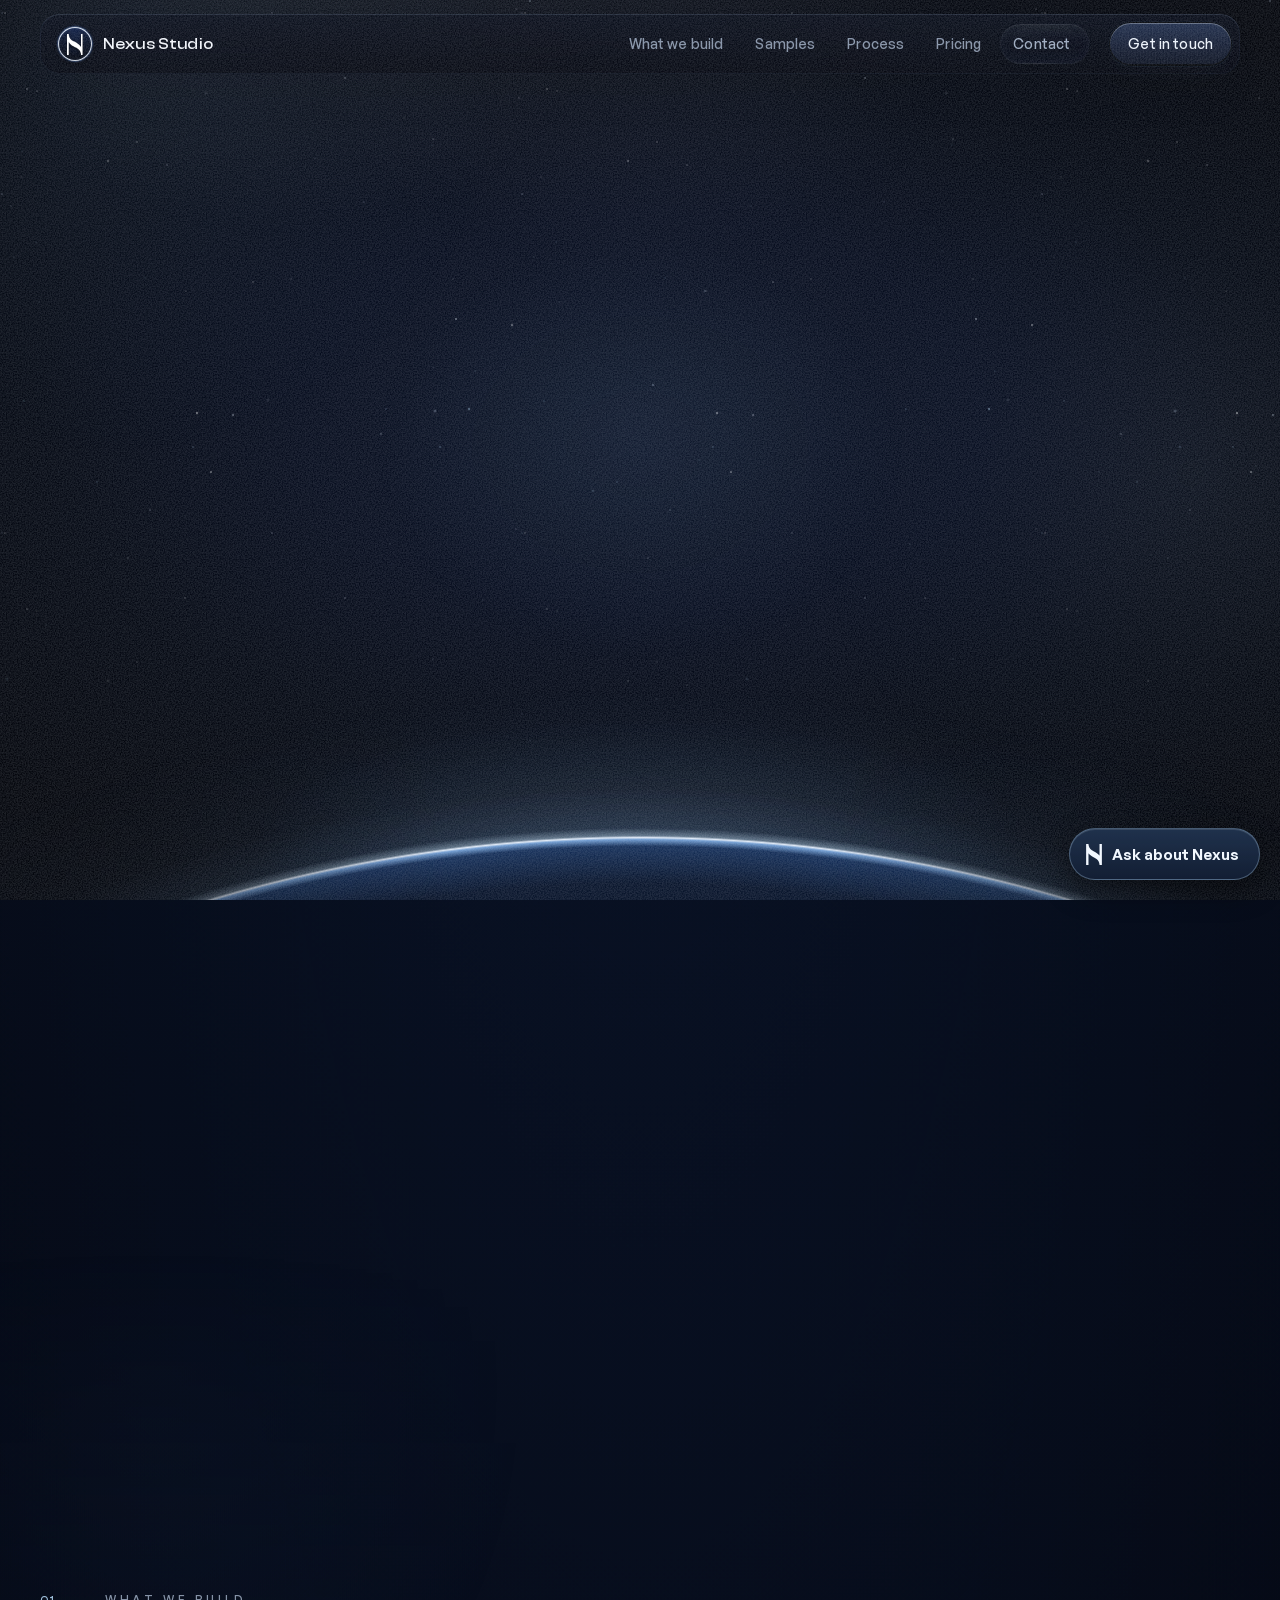
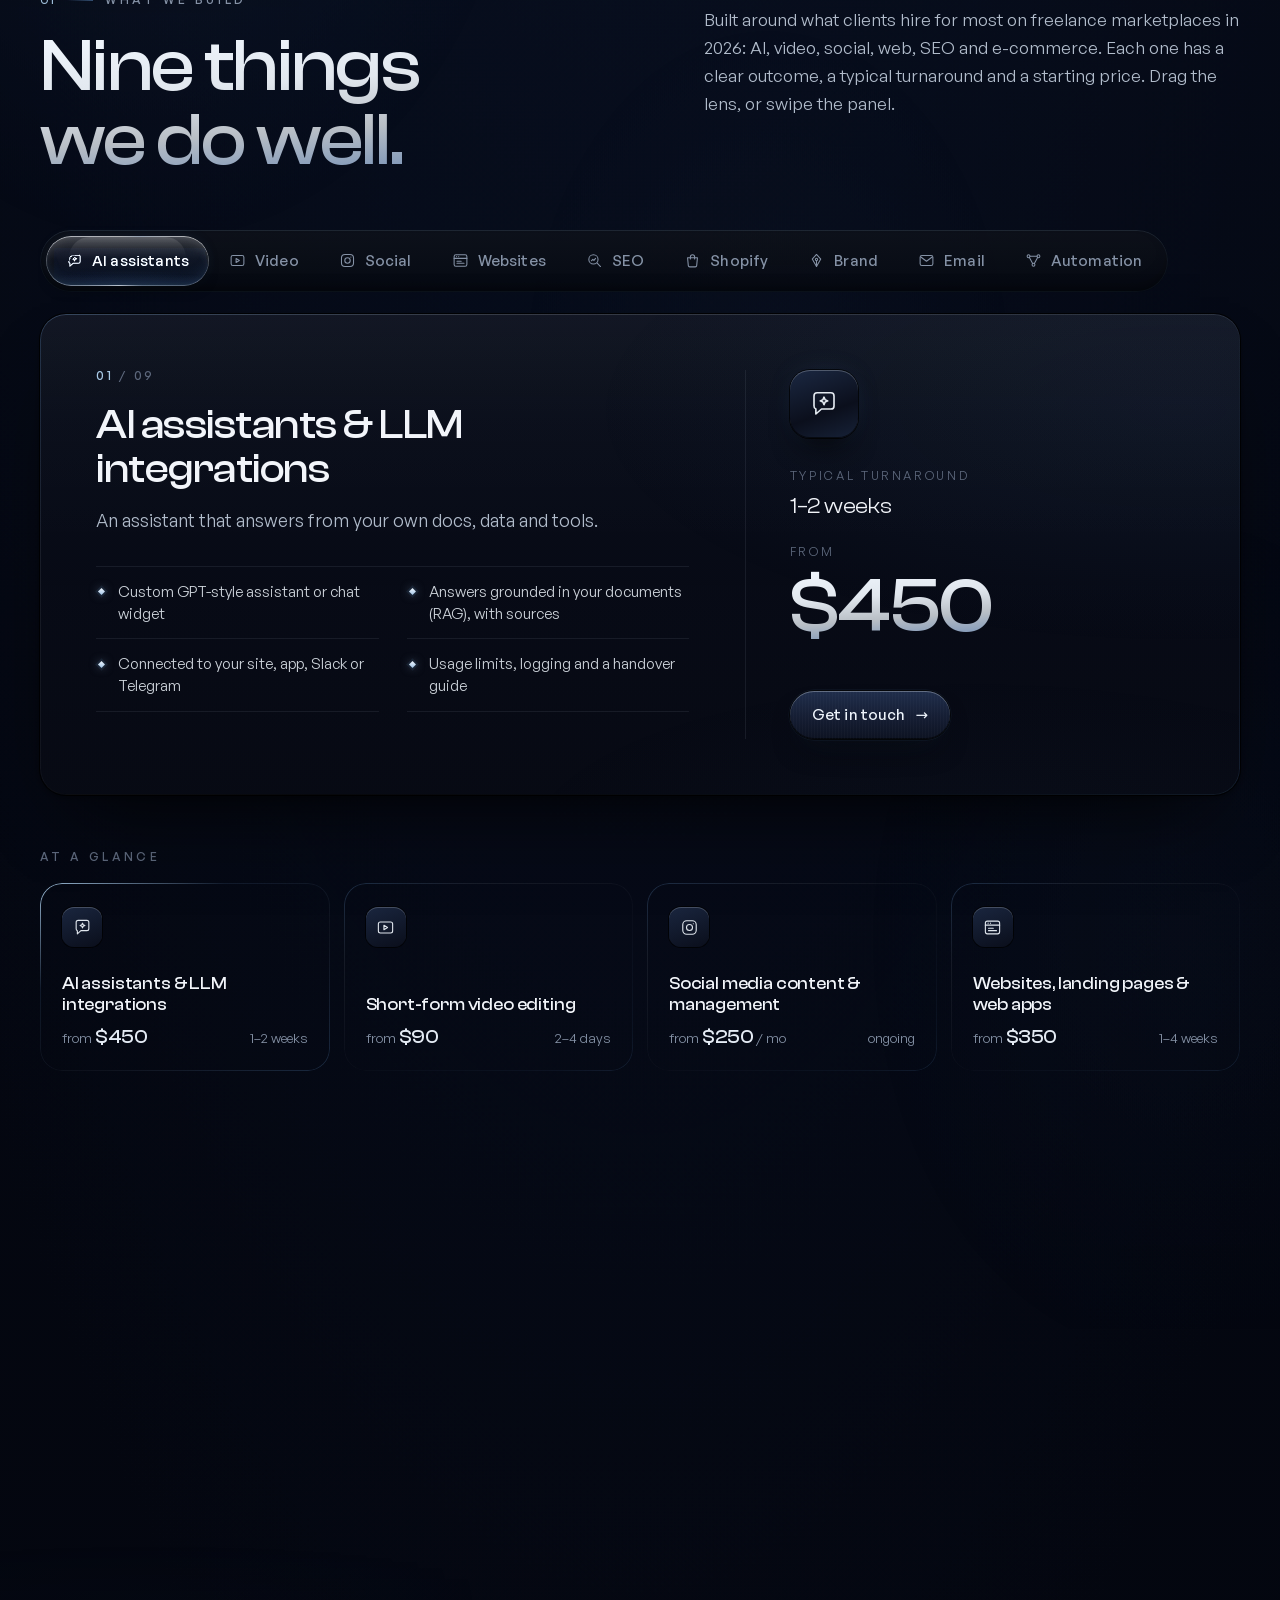
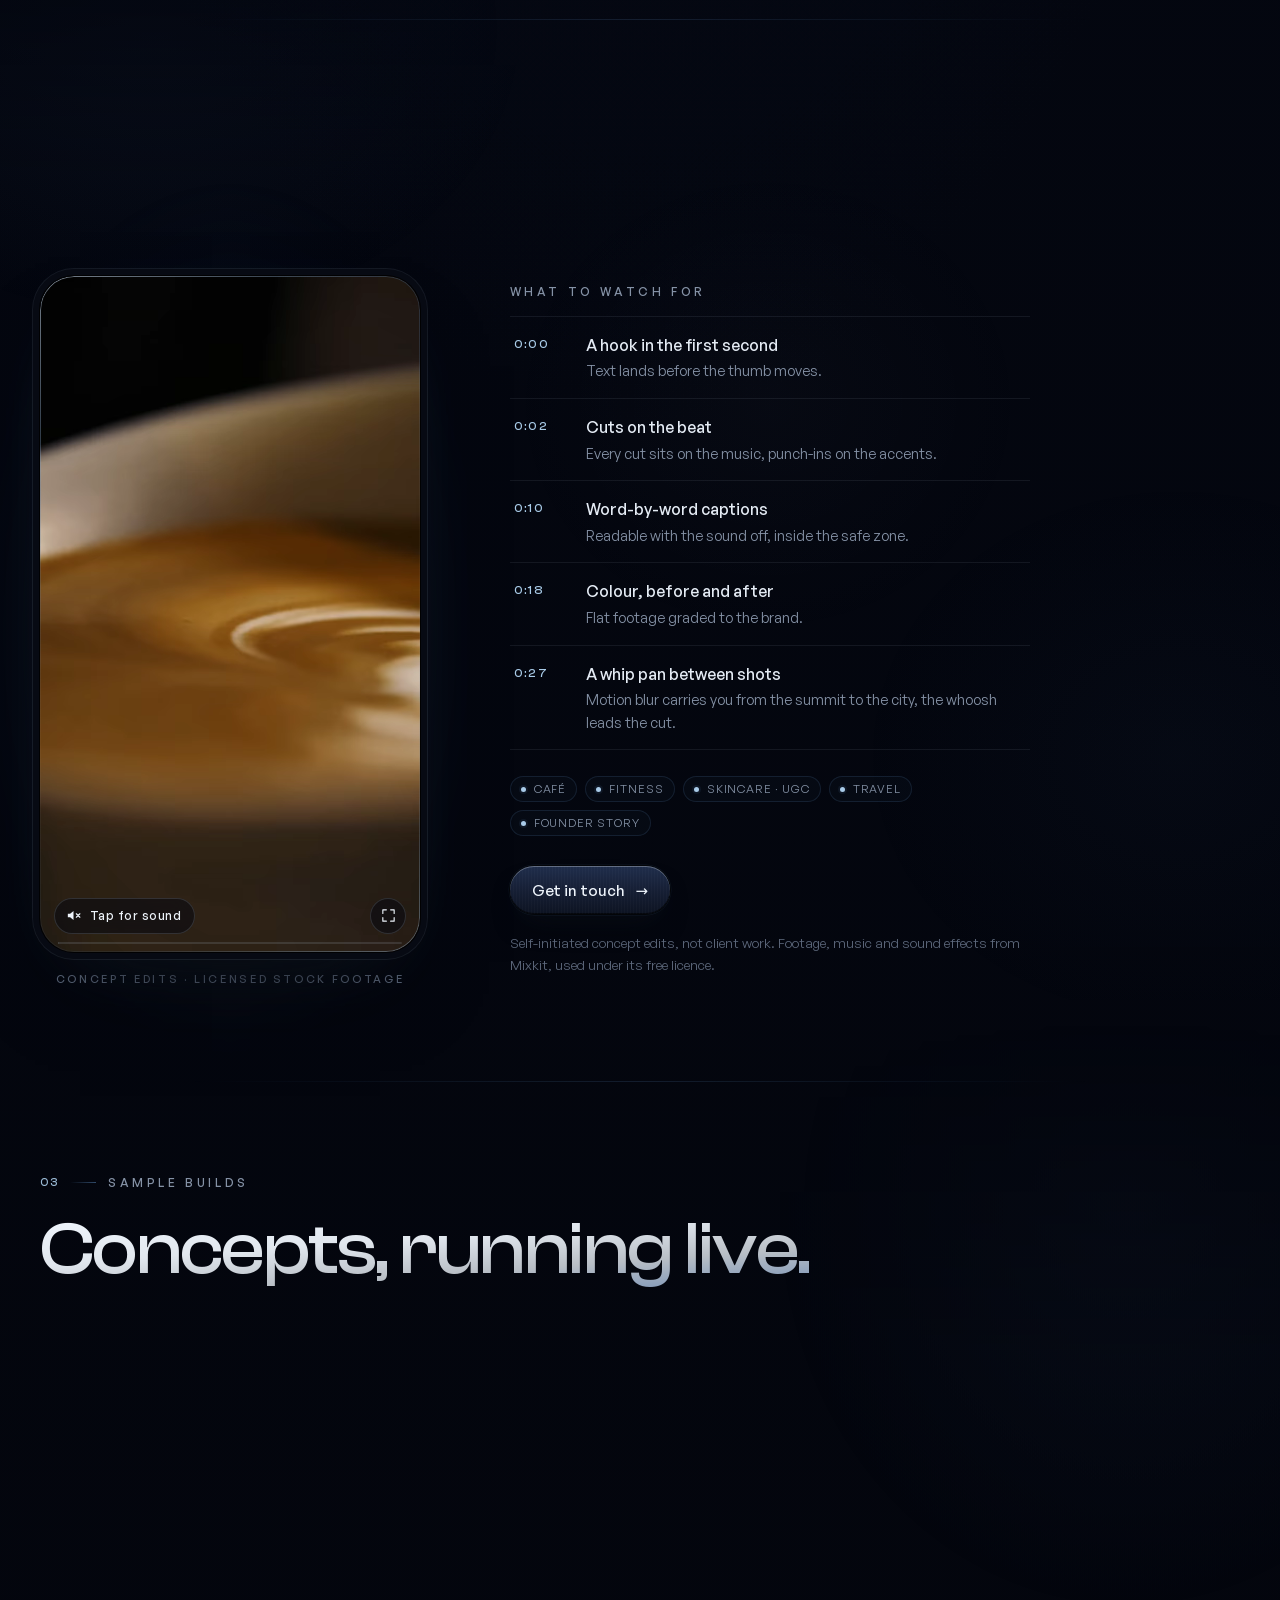
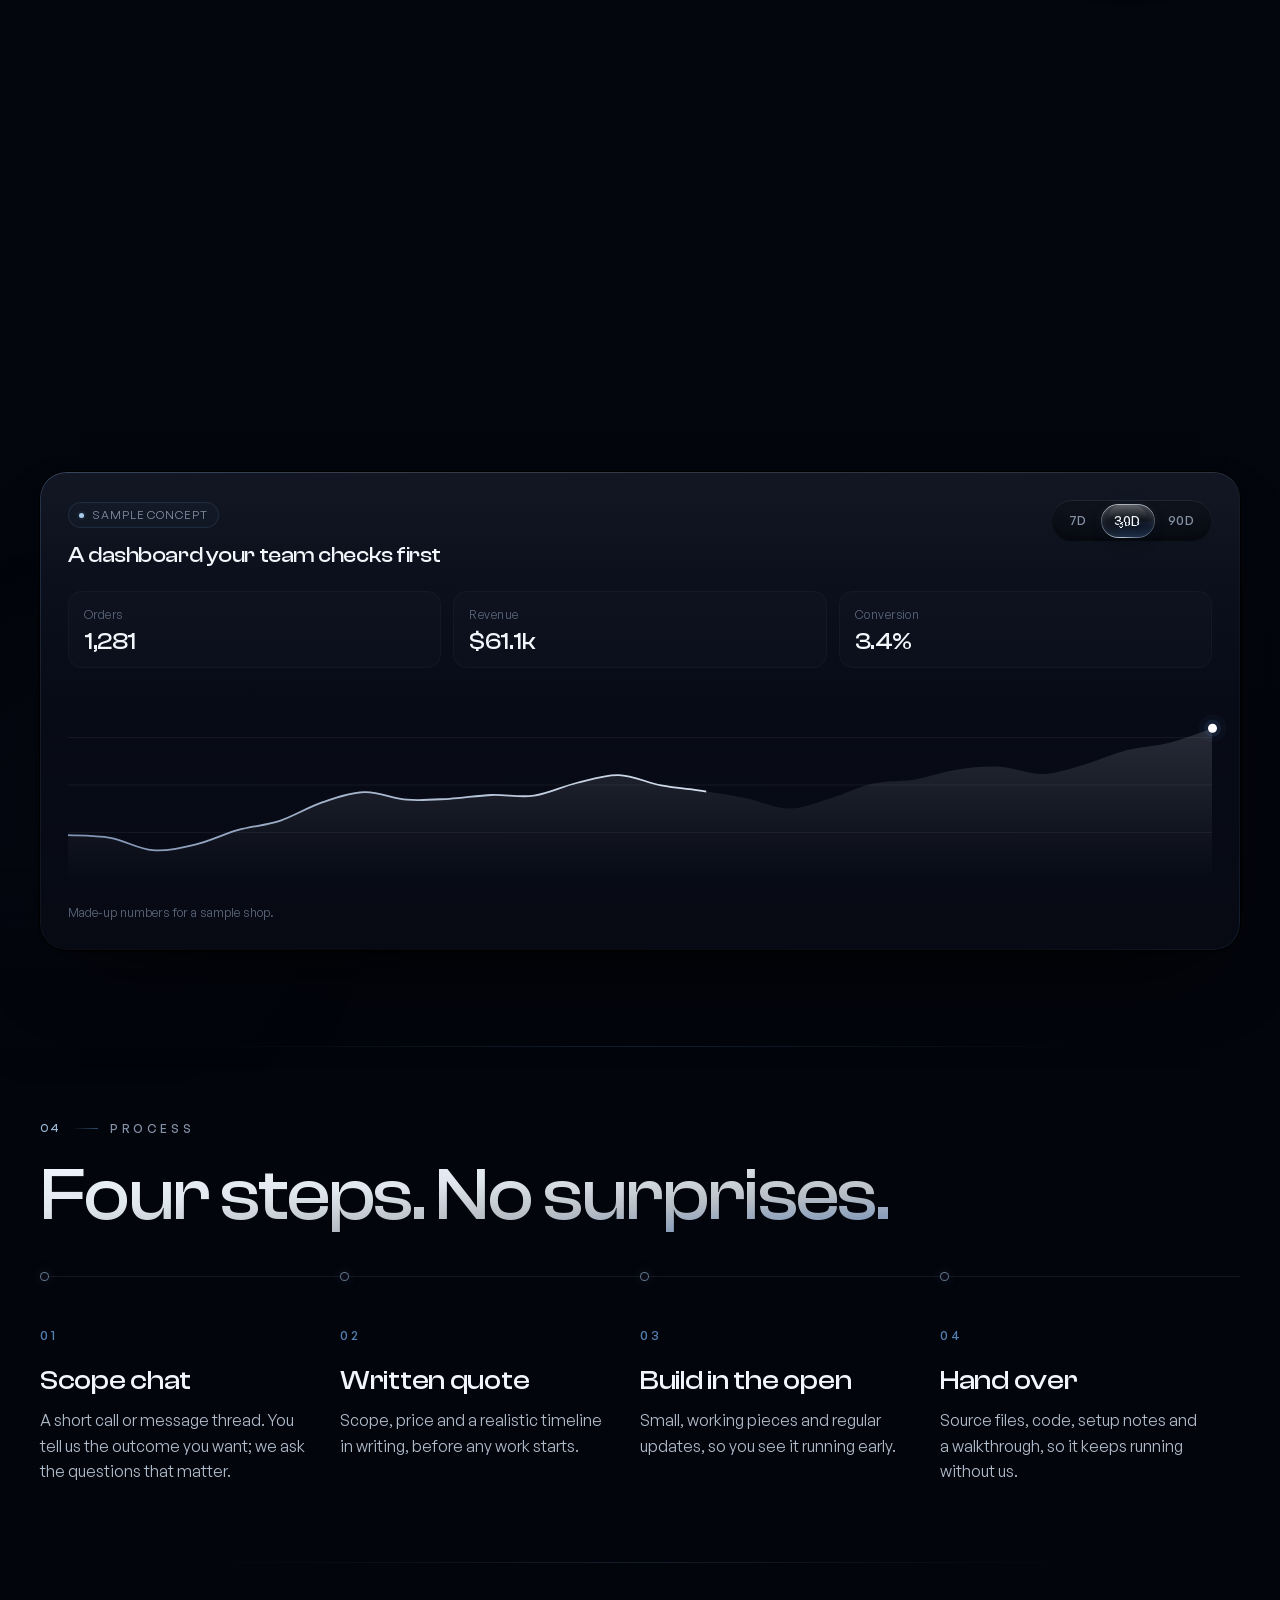
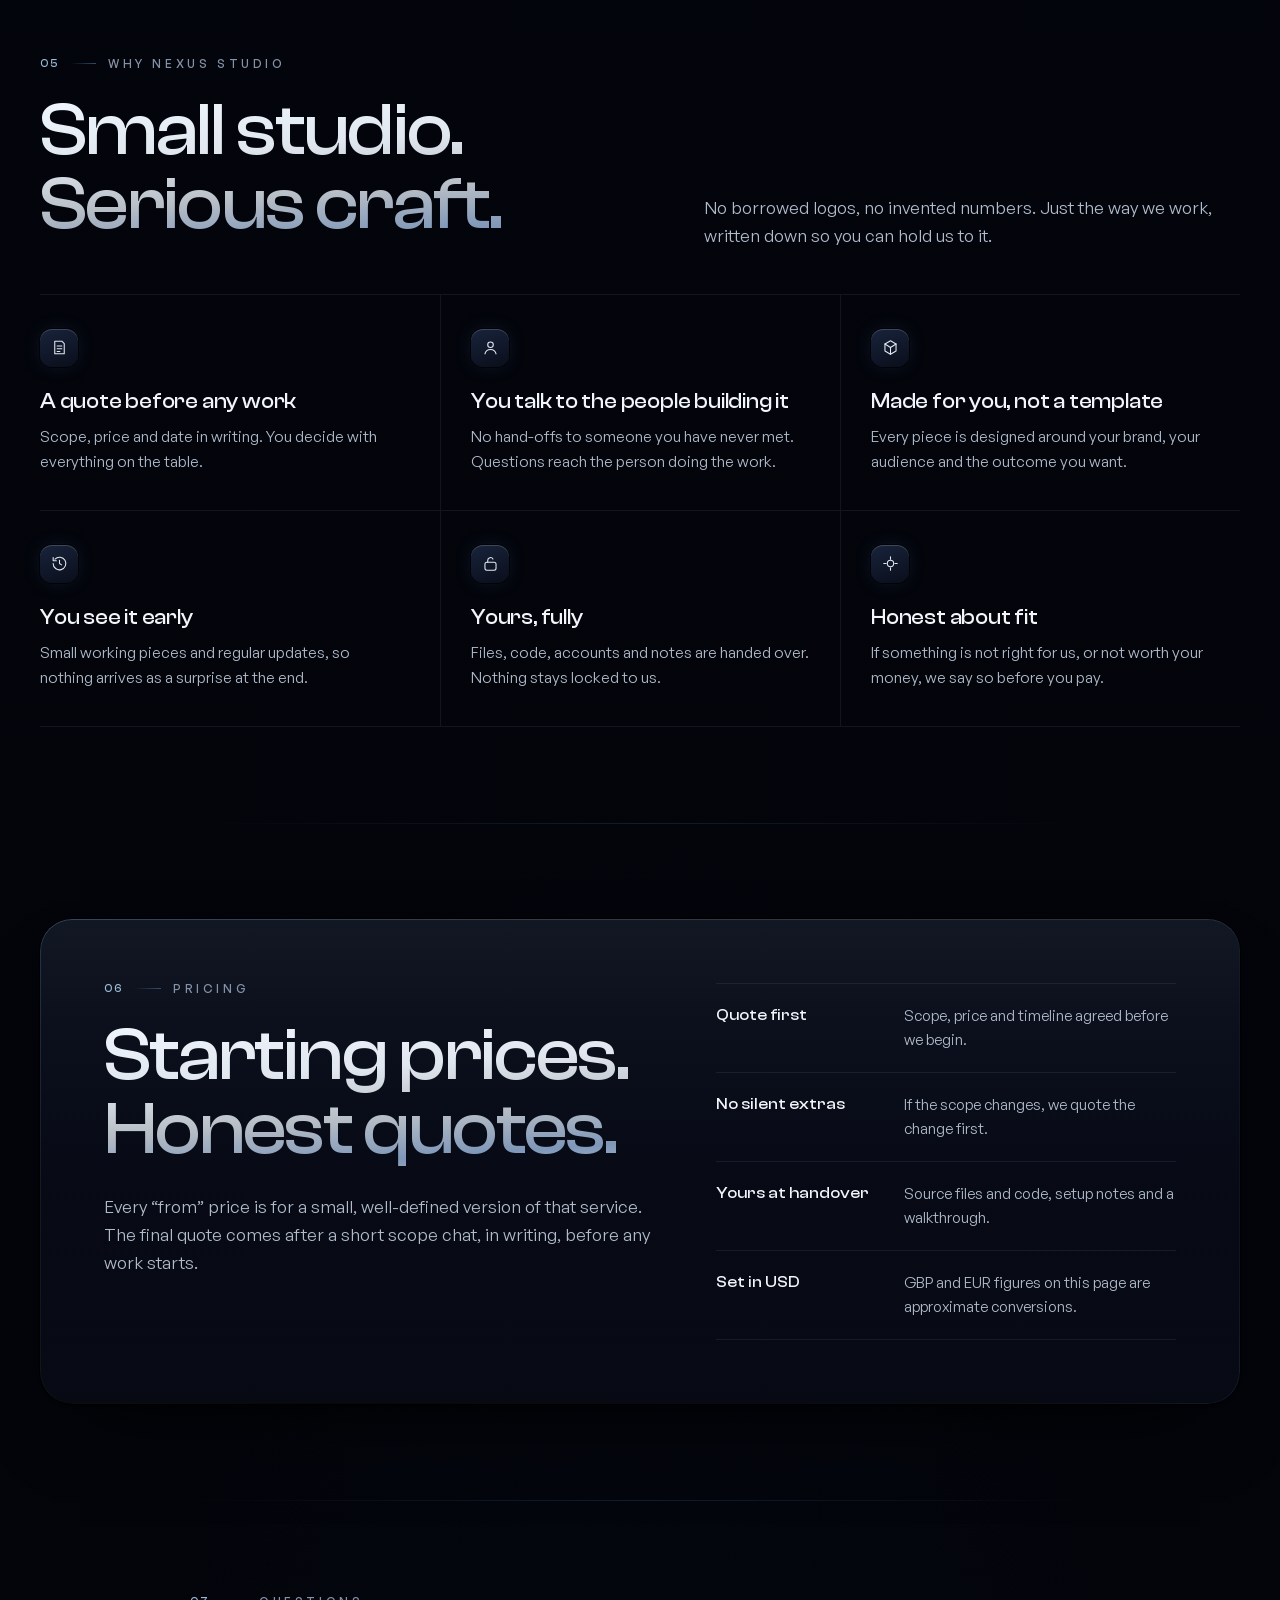
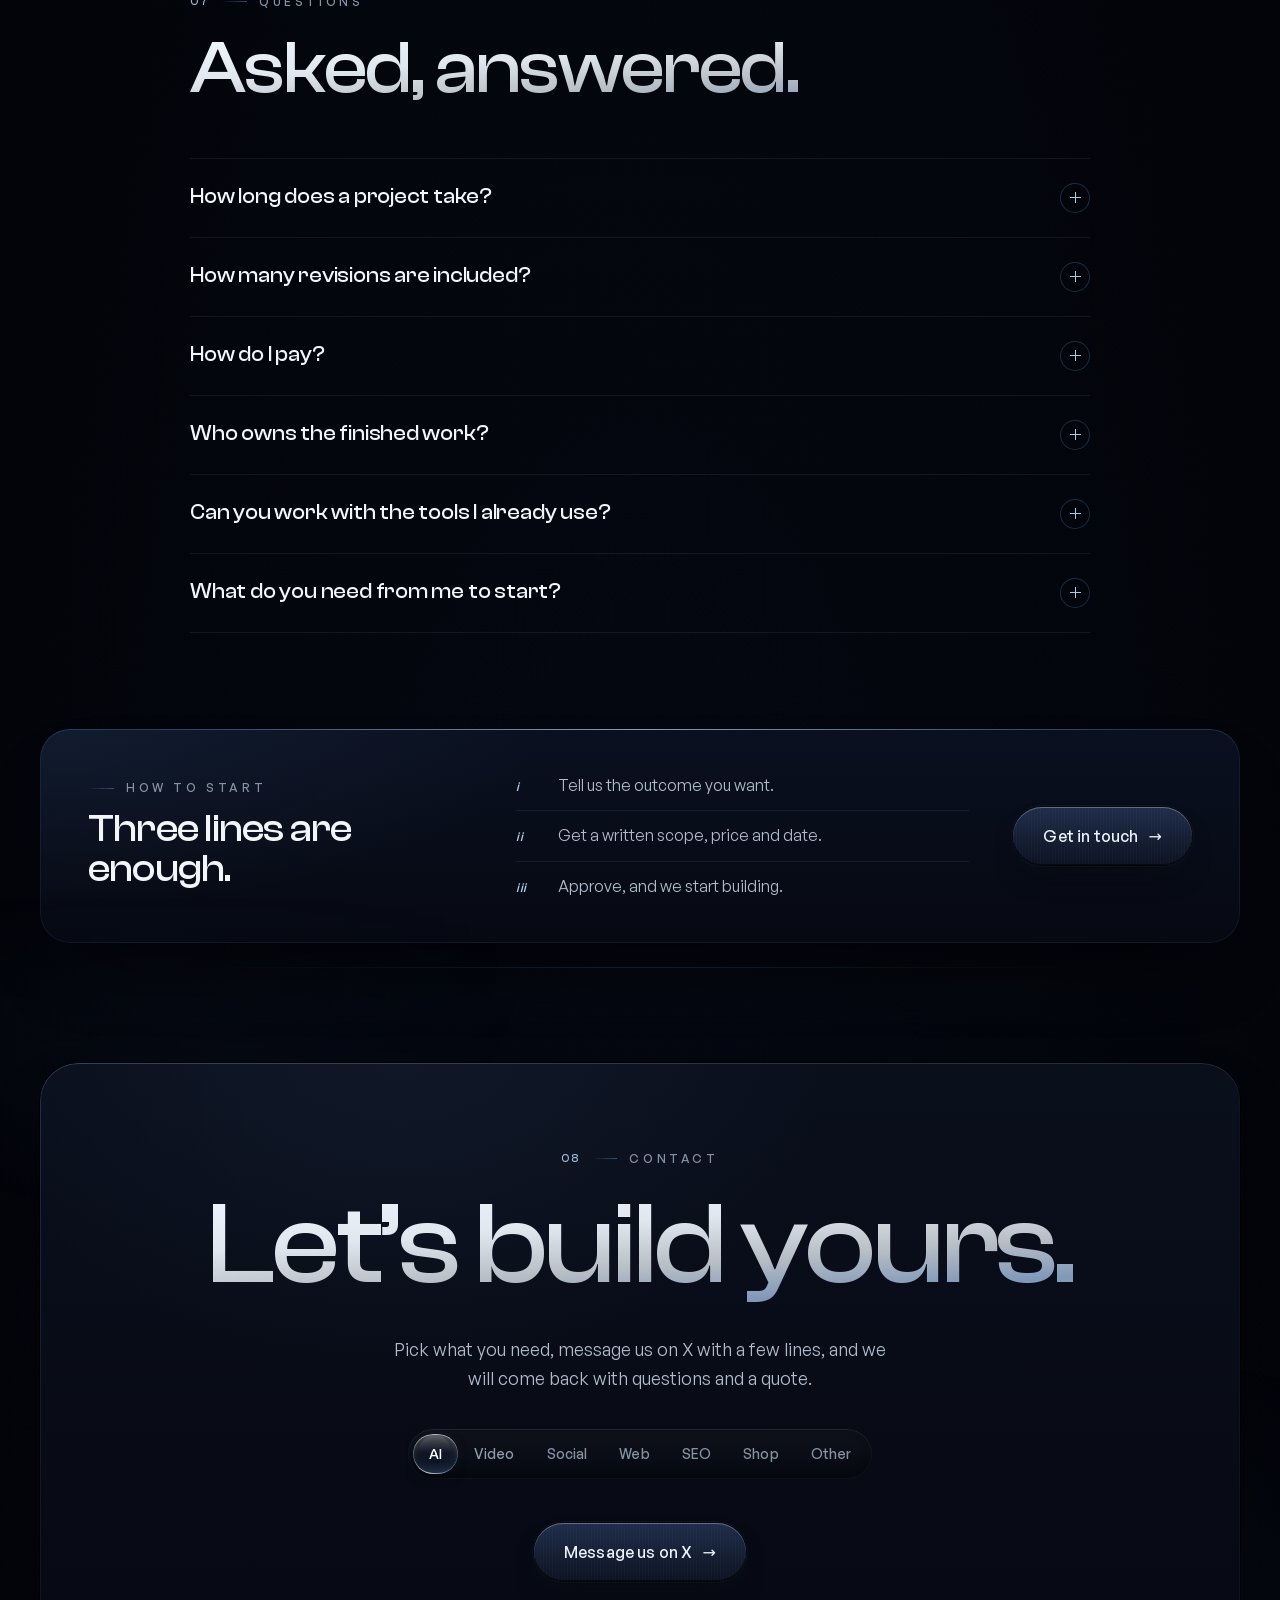
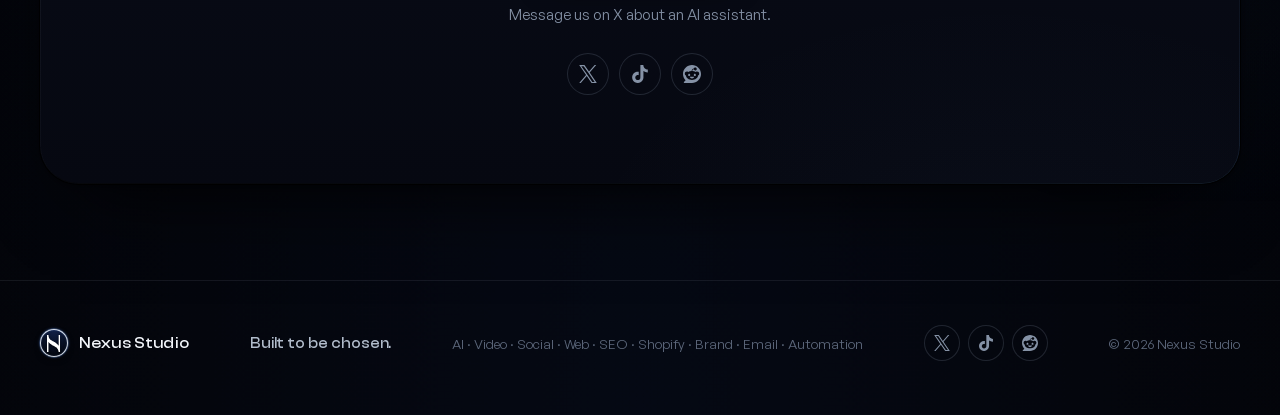
<file: index.html>
<!doctype html>
<html lang="en" class="no-js">
<head>
<meta charset="utf-8">
<meta name="viewport" content="width=device-width, initial-scale=1, viewport-fit=cover">
<title>Nexus Studio — Built to be chosen.</title>
<meta name="description" content="Nexus Studio: AI assistants and automation, short-form video, social media, websites, SEO, Shopify stores, brand kits and email marketing, with clear scopes and honest starting prices.">
<meta property="og:type" content="website">
<meta property="og:site_name" content="Nexus Studio">
<meta property="og:title" content="Nexus Studio — Built to be chosen.">
<meta property="og:url" content="https://maverick-521.github.io/nexus-build/">
<meta property="og:image" content="https://maverick-521.github.io/nexus-build/og-image.jpg">
<meta property="og:image:width" content="1200">
<meta property="og:image:height" content="630">
<meta property="og:image:alt" content="Nexus Studio: the N mark in a circle, with the line Built to be chosen.">
<meta property="og:description" content="A small studio for AI, video, social, web, SEO, Shopify, brand and email work. Clear scopes, honest starting prices, everything handed over.">
<meta name="twitter:card" content="summary_large_image">
<meta name="twitter:title" content="Nexus Studio — Built to be chosen.">
<meta name="twitter:image" content="https://maverick-521.github.io/nexus-build/og-image.jpg">
<meta name="twitter:description" content="A small studio for AI, video, social, web, SEO, Shopify, brand and email work. Clear scopes, honest starting prices, everything handed over.">
<meta name="theme-color" content="#050b18">
<meta name="color-scheme" content="dark">
<link rel="icon" href="favicon.ico?v=12h" sizes="16x16 32x32 48x48">
<link rel="icon" href="favicon.svg?v=12h" type="image/svg+xml">
<link rel="apple-touch-icon" href="apple-touch-icon.png?v=12h">
<link rel="preload" href="clash-display-500.woff2" as="font" type="font/woff2" crossorigin>
<link rel="preload" href="general-sans-400.woff2" as="font" type="font/woff2" crossorigin>
<link rel="modulepreload" href="./three.module.min.js?v=9">
<link rel="stylesheet" href="style.css?v=14">
<script>document.documentElement.classList.replace('no-js','js')</script>
<script type="importmap">{"imports":{"three":"./three.module.min.js?v=9"}}</script>
</head>
<body>
<a class="skip" href="#main">Skip to content</a>

<svg class="defs" aria-hidden="true" focusable="false" width="0" height="0">
  <defs>
    <symbol id="nx-s" viewBox="0 0 450 600"><path fill="currentColor" d="M0.0 600.0 L50.0 600.0 L50.0 231.1 C52.6 234.8 55.0 238.7 57.7 242.4 C60.3 246.1 63.1 249.7 65.9 253.3 C68.7 256.9 71.6 260.4 74.6 263.9 C77.6 267.3 80.6 270.7 83.8 274.0 C86.9 277.4 90.1 280.6 93.3 283.8 C96.6 287.0 99.9 290.2 103.3 293.2 C106.6 296.3 110.0 299.3 113.5 302.3 C117.0 305.2 120.5 308.1 124.1 310.9 C127.7 313.8 131.3 316.6 135.0 319.3 C138.6 322.0 142.3 324.6 146.1 327.2 C149.8 329.8 153.6 332.4 157.4 334.9 C161.2 337.4 165.1 339.8 168.9 342.3 C172.8 344.7 176.7 347.0 180.6 349.3 C184.6 351.7 188.5 353.9 192.5 356.2 C196.5 358.4 200.4 360.7 204.4 362.9 C208.4 365.1 212.4 367.3 216.4 369.5 C220.4 371.7 224.5 373.8 228.5 375.9 C232.5 378.1 236.5 380.2 240.6 382.4 C244.6 384.5 248.6 386.7 252.6 388.8 C256.6 391.0 260.7 393.1 264.7 395.3 C268.7 397.5 272.7 399.7 276.6 401.9 C280.6 404.2 284.6 406.4 288.5 408.8 C292.4 411.1 296.3 413.6 300.1 416.0 C303.9 418.5 307.7 421.1 311.4 423.7 C315.1 426.4 318.8 429.1 322.3 431.9 C325.9 434.8 329.4 437.7 332.8 440.7 C336.2 443.8 339.5 446.9 342.7 450.2 C345.9 453.4 348.9 456.9 351.8 460.4 C354.7 463.9 357.5 467.5 360.2 471.2 C362.9 474.9 365.4 478.7 367.8 482.6 C370.2 486.4 372.4 490.5 374.4 494.5 C376.5 498.6 378.5 502.7 380.3 506.9 C382.1 511.0 383.8 515.3 385.3 519.6 C386.9 523.9 388.3 528.2 389.6 532.6 C390.9 536.9 392.0 541.4 393.1 545.8 C394.1 550.3 395.0 554.7 395.8 559.2 C396.6 563.7 397.3 568.2 397.9 572.7 C398.5 577.3 398.9 581.8 399.3 586.3 C399.6 590.9 399.8 595.4 400.0 600.0 L450.0 600.0 L450.0 0.0 L400.0 0.0 L400.0 368.9 C397.4 365.2 395.0 361.3 392.3 357.6 C389.7 353.9 386.9 350.3 384.1 346.7 C381.3 343.1 378.4 339.6 375.4 336.1 C372.4 332.7 369.4 329.3 366.2 326.0 C363.1 322.6 359.9 319.4 356.7 316.2 C353.4 313.0 350.1 309.8 346.7 306.8 C343.4 303.7 340.0 300.7 336.5 297.7 C333.0 294.8 329.5 291.9 325.9 289.1 C322.3 286.2 318.7 283.4 315.0 280.7 C311.4 278.0 307.7 275.4 303.9 272.8 C300.2 270.2 296.4 267.6 292.6 265.1 C288.8 262.6 284.9 260.2 281.1 257.7 C277.2 255.3 273.3 253.0 269.4 250.7 C265.4 248.3 261.5 246.1 257.5 243.8 C253.5 241.6 249.6 239.3 245.6 237.1 C241.6 234.9 237.6 232.7 233.6 230.5 C229.6 228.3 225.5 226.2 221.5 224.1 C217.5 221.9 213.5 219.8 209.4 217.6 C205.4 215.5 201.4 213.3 197.4 211.2 C193.4 209.0 189.3 206.9 185.3 204.7 C181.3 202.5 177.3 200.3 173.4 198.1 C169.4 195.8 165.4 193.6 161.5 191.2 C157.6 188.9 153.7 186.4 149.9 184.0 C146.1 181.5 142.3 178.9 138.6 176.3 C134.9 173.6 131.2 170.9 127.7 168.1 C124.1 165.2 120.6 162.3 117.2 159.3 C113.8 156.2 110.5 153.1 107.3 149.8 C104.1 146.6 101.1 143.1 98.2 139.6 C95.3 136.1 92.5 132.5 89.8 128.8 C87.1 125.1 84.6 121.3 82.2 117.4 C79.8 113.6 77.6 109.5 75.6 105.5 C73.5 101.4 71.5 97.3 69.7 93.1 C67.9 89.0 66.2 84.7 64.7 80.4 C63.1 76.1 61.7 71.8 60.4 67.4 C59.1 63.1 58.0 58.6 56.9 54.2 C55.9 49.7 55.0 45.3 54.2 40.8 C53.4 36.3 52.7 31.8 52.1 27.3 C51.5 22.7 51.1 18.2 50.7 13.7 C50.4 9.1 50.2 4.6 50.0 0.0 L0.0 0.0 L0.0 600.0Z"/></symbol>
    <linearGradient id="g-metal" x1="0" y1="0" x2="1" y2="1">
      <stop offset="0" stop-color="#243455"/><stop offset=".45" stop-color="#0e1525"/><stop offset=".7" stop-color="#080b16"/><stop offset="1" stop-color="#162036"/>
    </linearGradient>
    <linearGradient id="g-edge" x1="0" y1="0" x2="1" y2="1">
      <stop offset="0" stop-color="#eaf0f7" stop-opacity=".9"/><stop offset=".35" stop-color="#7e8da4" stop-opacity=".35"/><stop offset=".7" stop-color="#1a263f" stop-opacity=".2"/><stop offset="1" stop-color="#ced4db" stop-opacity=".55"/>
    </linearGradient>
    <linearGradient id="g-line" x1="0" y1="0" x2="1" y2="0">
      <stop offset="0" stop-color="#7f93b3"/><stop offset=".6" stop-color="#dce6f2"/><stop offset="1" stop-color="#ffffff"/>
    </linearGradient>
    <linearGradient id="g-area" x1="0" y1="0" x2="0" y2="1">
      <stop offset="0" stop-color="#cfd4e2" stop-opacity=".16"/><stop offset="1" stop-color="#cfd4e2" stop-opacity="0"/>
    </linearGradient>
  </defs>
</svg>
<!-- liquid glass refraction filters are generated per control by main.js -->
<svg class="defs" id="lg-defs" aria-hidden="true" focusable="false" width="0" height="0"></svg>

<div class="grain" aria-hidden="true"></div>

<header class="nav-wrap">
  <nav class="nav" aria-label="Primary">
    <a class="brand" href="#top" aria-label="Nexus Studio, home">
      <span class="brand-mark" aria-hidden="true"><svg viewBox="0 0 450 600"><use href="#nx-s"/></svg></span>
      <span class="brand-name">Nexus Studio</span>
    </a>
    <div class="lg lg-nav" data-lg="nav" id="nav-links">
      <span class="lg-lens" aria-hidden="true"></span>
      <a class="lg-opt" href="#build"><span>What we build</span></a>
      <a class="lg-opt" href="#samples"><span>Samples</span></a>
      <a class="lg-opt" href="#process"><span>Process</span></a>
      <a class="lg-opt" href="#pricing"><span>Pricing</span></a>
      <a class="lg-opt" href="#contact"><span>Contact</span></a>
    </div>
    <a class="btn btn-metal btn-sm nav-cta magnetic" href="#contact"><span class="lbl">Get in touch</span></a>
    <button class="menu-btn" aria-expanded="false" aria-controls="mobile-menu" aria-label="Open menu"><span></span><span></span></button>
  </nav>
  <div class="mobile-menu glass" id="mobile-menu" hidden>
    <a href="#build">What we build</a><a href="#samples">Samples</a><a href="#process">Process</a><a href="#pricing">Pricing</a><a href="#faq">FAQ</a><a href="#contact">Contact</a>
    <a class="btn btn-metal" href="#contact"><span class="lbl">Get in touch</span></a>
  </div>
</header>

<main id="main">
<!-- HERO: grains form the emblem (v12: V1 Split mark in a circle), then blow away on scroll to reveal the headline -->
<section class="stage" id="top" aria-label="Introduction">
  <div class="stage-sticky">
    <div class="sky" aria-hidden="true"></div>
    <div class="drift" aria-hidden="true"><i></i><i></i></div>
    <div class="planet" aria-hidden="true"><div class="planet-glow"></div><div class="planet-body"></div></div>
    <canvas id="grains" aria-hidden="true"></canvas>
    <div class="spot" aria-hidden="true"></div>
    <div class="em-floor" aria-hidden="true"></div>
    <div class="em-static" aria-hidden="true"><svg viewBox="0 0 1000 1000"><defs><radialGradient id="g-disc" cx=".5" cy=".38" r=".7"><stop offset="0" stop-color="#16305e" stop-opacity=".85"/><stop offset=".6" stop-color="#081126"/><stop offset="1" stop-color="#040812"/></radialGradient><radialGradient id="g-inner" cx=".5" cy=".46" r=".52"><stop offset=".62" stop-color="#000" stop-opacity="0"/><stop offset="1" stop-color="#000" stop-opacity=".5"/></radialGradient><filter id="f-cs" x="-20%" y="-20%" width="140%" height="140%"><feDropShadow dx="-6" dy="9" stdDeviation="9" flood-color="#000" flood-opacity=".55"/></filter><linearGradient id="g-rim" x1="0" y1="0" x2="1" y2="1"><stop offset="0" stop-color="#ffffff"/><stop offset=".5" stop-color="#e3eeff"/><stop offset="1" stop-color="#b9cdf0"/></linearGradient><linearGradient id="g-plat" x1="0" y1="0" x2="1" y2="1"><stop offset="0" stop-color="#fbfdff"/><stop offset=".5" stop-color="#e3eaf3"/><stop offset="1" stop-color="#a9b8cc"/></linearGradient></defs><circle cx="500" cy="500" r="494" fill="url(#g-disc)"/><circle cx="500" cy="500" r="494" fill="url(#g-inner)"/><circle cx="500" cy="500" r="490" fill="none" stroke="#6fa0ff" stroke-opacity=".3" stroke-width="5"/><circle cx="500" cy="500" r="494" fill="none" stroke="url(#g-rim)" stroke-width="6"/><path fill="url(#g-plat)" filter="url(#f-cs)" transform="translate(252.50 170.00) scale(1.10000)" d="M30.0 600.0 L30.0 182.3 C32.1 186.4 34.1 190.7 36.3 194.7 C38.5 198.8 40.8 202.9 43.2 206.8 C45.6 210.8 48.1 214.8 50.7 218.6 C53.3 222.5 56.0 226.3 58.7 230.0 C61.5 233.8 64.3 237.5 67.2 241.1 C70.2 244.7 73.3 248.1 76.4 251.6 C79.5 255.0 82.8 258.4 86.0 261.7 C89.3 265.0 92.6 268.3 96.0 271.4 C99.4 274.6 102.8 277.8 106.4 280.8 C109.9 283.8 113.5 286.8 117.1 289.7 C120.7 292.6 124.4 295.4 128.2 298.2 C131.9 301.0 135.7 303.7 139.5 306.4 C143.3 309.0 147.1 311.6 151.0 314.2 C154.9 316.7 158.8 319.3 162.8 321.7 C166.7 324.2 170.7 326.6 174.7 328.9 C178.7 331.3 182.7 333.6 186.8 335.9 C190.8 338.2 194.9 340.5 199.0 342.7 C203.1 344.9 207.1 347.2 211.3 349.3 C215.4 351.5 219.5 353.7 223.6 355.8 C227.7 358.0 231.9 360.1 236.0 362.3 C240.1 364.4 244.2 366.6 248.4 368.7 C252.5 370.9 256.6 373.0 260.7 375.2 C264.9 377.3 269.0 379.4 273.1 381.6 C277.2 383.8 281.3 386.0 285.4 388.3 C289.4 390.6 293.5 392.9 297.5 395.2 C301.5 397.6 305.5 400.0 309.4 402.5 C313.3 404.9 317.2 407.5 321.1 410.1 C324.9 412.7 328.7 415.5 332.4 418.3 C336.1 421.1 339.7 424.0 343.3 427.0 C346.8 430.0 350.3 433.1 353.6 436.3 C357.0 439.5 360.3 442.8 363.4 446.3 C366.6 449.7 369.6 453.2 372.5 456.9 C375.4 460.5 378.1 464.3 380.8 468.1 C383.4 471.9 385.9 475.9 388.3 479.9 C390.6 483.9 392.8 488.0 394.9 492.2 C396.9 496.3 398.9 500.5 400.7 504.8 C402.5 509.1 404.1 513.5 405.7 517.9 C407.2 522.2 408.6 526.7 409.9 531.2 C411.1 535.6 412.2 540.2 413.3 544.7 C414.3 549.2 415.2 553.8 416.0 558.4 C416.8 563.0 417.4 567.6 418.0 572.2 C418.5 576.8 419.0 581.4 419.3 586.1 C419.7 590.7 419.8 595.4 420.0 600.0 L450.0 600.0 L450.0 0.0 L420.0 0.0 L420.0 417.7 C417.9 413.6 415.9 409.3 413.7 405.3 C411.5 401.2 409.2 397.1 406.8 393.2 C404.4 389.2 401.9 385.2 399.3 381.4 C396.7 377.5 394.0 373.7 391.3 370.0 C388.5 366.2 385.7 362.5 382.8 358.9 C379.8 355.3 376.7 351.9 373.6 348.4 C370.5 345.0 367.2 341.6 364.0 338.3 C360.7 335.0 357.4 331.7 354.0 328.6 C350.6 325.4 347.2 322.2 343.6 319.2 C340.1 316.2 336.5 313.2 332.9 310.3 C329.3 307.4 325.6 304.6 321.8 301.8 C318.1 299.0 314.3 296.3 310.5 293.6 C306.7 291.0 302.9 288.4 299.0 285.8 C295.1 283.3 291.2 280.7 287.2 278.3 C283.3 275.8 279.3 273.4 275.3 271.1 C271.3 268.7 267.3 266.4 263.2 264.1 C259.2 261.8 255.1 259.5 251.0 257.3 C246.9 255.1 242.9 252.8 238.7 250.7 C234.6 248.5 230.5 246.3 226.4 244.2 C222.3 242.0 218.1 239.9 214.0 237.7 C209.9 235.6 205.8 233.4 201.6 231.3 C197.5 229.1 193.4 227.0 189.3 224.8 C185.1 222.7 181.0 220.6 176.9 218.4 C172.8 216.2 168.7 214.0 164.6 211.7 C160.6 209.4 156.5 207.1 152.5 204.8 C148.5 202.4 144.5 200.0 140.6 197.5 C136.7 195.1 132.8 192.5 128.9 189.9 C125.1 187.3 121.3 184.5 117.6 181.7 C113.9 178.9 110.3 176.0 106.7 173.0 C103.2 170.0 99.7 166.9 96.4 163.7 C93.0 160.5 89.7 157.2 86.6 153.7 C83.4 150.3 80.4 146.8 77.5 143.1 C74.6 139.5 71.9 135.7 69.2 131.9 C66.6 128.1 64.1 124.1 61.7 120.1 C59.4 116.1 57.2 112.0 55.1 107.8 C53.1 103.7 51.1 99.5 49.3 95.2 C47.5 90.9 45.9 86.5 44.3 82.1 C42.8 77.8 41.4 73.3 40.1 68.8 C38.9 64.4 37.8 59.8 36.7 55.3 C35.7 50.8 34.8 46.2 34.0 41.6 C33.2 37.0 32.6 32.4 32.0 27.8 C31.5 23.2 31.0 18.6 30.7 13.9 C30.3 9.3 30.2 4.6 30.0 0.0 L0.0 0.0 L0.0 600.0 L30.0 600.0Z"/></svg></div>
    <div class="stage-intro">
      <p class="kicker">Nexus Studio</p>
      <p class="tagline">Built to be chosen.</p>
      <p class="kicker-sub">AI · Video · Web · Growth</p>
    </div>
    <div class="stage-copy">
      <h1 class="headline"><span class="hl-line">Every detail,</span> <span class="hl-line">considered.</span></h1>
      <p class="lede">A small studio for AI, video, social, web, SEO, Shopify and brand work. Scoped clearly, priced honestly, made to be chosen.</p>
      <div class="cta-row">
        <a class="btn btn-metal btn-lg magnetic" href="#contact"><span class="lbl">Get in touch</span><span class="arrow" aria-hidden="true">→</span></a>
        <a class="btn btn-quiet" href="#build">What we build</a>
      </div>
    </div>
    <div class="scroll-cue" aria-hidden="true"><span></span>Scroll</div>
  </div>
</section>

<!-- WHAT WE BUILD -->
<section class="section" id="build">
  <div class="amb" aria-hidden="true" data-depth=".08"></div>
  <div class="container">
    <header class="sec-head split">
      <div>
        <p class="label reveal"><span class="ln">01</span>What we build</p>
        <h2 class="h2 metal-text fx-text sweepable">Nine things<br>we do well.</h2>
      </div>
      <div class="sec-aside">
        <p class="sec-copy reveal">Built around what clients hire for most on freelance marketplaces in 2026: AI, video, social, web, SEO and e-commerce. Each one has a clear outcome, a typical turnaround and a starting price. Drag the lens, or swipe the panel.</p>
        <div class="cur-wrap reveal">
          <span class="cur-label" id="cur-label">Currency</span>
          <div class="lg lg-sm" data-lg="currency" role="radiogroup" aria-labelledby="cur-label">
            <span class="lg-lens" aria-hidden="true"></span>
            <button class="lg-opt" role="radio" aria-checked="true" tabindex="0" data-cur="USD"><span>USD</span></button>
            <button class="lg-opt" role="radio" aria-checked="false" tabindex="-1" data-cur="GBP"><span>GBP</span></button>
            <button class="lg-opt" role="radio" aria-checked="false" tabindex="-1" data-cur="EUR"><span>EUR</span></button>
          </div>
        </div>
      </div>
    </header>

    <div class="switcher">
      <div class="lg-scroll reveal">
        <div class="lg lg-big" data-lg="services" role="tablist" aria-label="Services">
          <span class="lg-lens" aria-hidden="true"></span>
<button class="lg-opt" role="tab" id="tab-ai" aria-controls="panel-ai" aria-selected="true" tabindex="0" title="AI assistants &amp; LLM integrations"><svg class="ico" viewBox="0 0 24 24" aria-hidden="true"><path d="M4 5.5A2.5 2.5 0 0 1 6.5 3h11A2.5 2.5 0 0 1 20 5.5v8a2.5 2.5 0 0 1-2.5 2.5H10l-4.5 4v-4A2.5 2.5 0 0 1 4 13.5Z"/><path d="M12 6.5l.9 2.1 2.1.9-2.1.9-.9 2.1-.9-2.1-2.1-.9 2.1-.9Z"/></svg><span class="t-lbl">AI assistants</span></button>
<button class="lg-opt" role="tab" id="tab-video" aria-controls="panel-video" aria-selected="false" tabindex="-1" title="Short-form video editing"><svg class="ico" viewBox="0 0 24 24" aria-hidden="true"><rect x="3" y="5" width="18" height="14" rx="2.5"/><path d="m10 9.2 4.6 2.8-4.6 2.8Z"/></svg><span class="t-lbl">Video</span></button>
<button class="lg-opt" role="tab" id="tab-social" aria-controls="panel-social" aria-selected="false" tabindex="-1" title="Social media content &amp; management"><svg class="ico" viewBox="0 0 24 24" aria-hidden="true"><rect x="3.5" y="3.5" width="17" height="17" rx="5"/><circle cx="12" cy="12" r="3.8"/><path d="M16.8 7.2h.01"/></svg><span class="t-lbl">Social</span></button>
<button class="lg-opt" role="tab" id="tab-web" aria-controls="panel-web" aria-selected="false" tabindex="-1" title="Websites, landing pages &amp; web apps"><svg class="ico" viewBox="0 0 24 24" aria-hidden="true"><rect x="3" y="4" width="18" height="16" rx="2.5"/><path d="M3 9h18M6.5 6.5h.01M9.5 6.5h.01M7 13h6M7 16h10"/></svg><span class="t-lbl">Websites</span></button>
<button class="lg-opt" role="tab" id="tab-seo" aria-controls="panel-seo" aria-selected="false" tabindex="-1" title="SEO audit &amp; content"><svg class="ico" viewBox="0 0 24 24" aria-hidden="true"><circle cx="10.5" cy="10.5" r="6.5"/><path d="m15.5 15.5 5 5"/><path d="m7.6 12.4 2-2 1.6 1.5 2.3-2.9"/></svg><span class="t-lbl">SEO</span></button>
<button class="lg-opt" role="tab" id="tab-shop" aria-controls="panel-shop" aria-selected="false" tabindex="-1" title="Shopify store setup"><svg class="ico" viewBox="0 0 24 24" aria-hidden="true"><path d="M5 8h14l-1.1 11.2a2 2 0 0 1-2 1.8H8.1a2 2 0 0 1-2-1.8Z"/><path d="M9 10V7a3 3 0 0 1 6 0v3"/></svg><span class="t-lbl">Shopify</span></button>
<button class="lg-opt" role="tab" id="tab-brand" aria-controls="panel-brand" aria-selected="false" tabindex="-1" title="Logo &amp; brand kit"><svg class="ico" viewBox="0 0 24 24" aria-hidden="true"><path d="M12 3.5 18 10l-6 10.5L6 10Z"/><circle cx="12" cy="10.5" r="1.6"/><path d="M12 12.1v8.4"/></svg><span class="t-lbl">Brand</span></button>
<button class="lg-opt" role="tab" id="tab-email" aria-controls="panel-email" aria-selected="false" tabindex="-1" title="Email marketing setup"><svg class="ico" viewBox="0 0 24 24" aria-hidden="true"><rect x="3" y="5" width="18" height="14" rx="2.5"/><path d="m4 7 8 6 8-6"/></svg><span class="t-lbl">Email</span></button>
<button class="lg-opt" role="tab" id="tab-auto" aria-controls="panel-auto" aria-selected="false" tabindex="-1" title="Automation, bots &amp; data"><svg class="ico" viewBox="0 0 24 24" aria-hidden="true"><circle cx="5" cy="6" r="2"/><circle cx="19" cy="6" r="2"/><circle cx="12" cy="18" r="2"/><path d="M7 6h10M6.2 7.7l4.6 8.6M17.8 7.7l-4.6 8.6"/></svg><span class="t-lbl">Automation</span></button>
        </div>
      </div>
      <div class="sv-stage glass sheen fx-frame" aria-live="polite">
        <div class="sv-light" aria-hidden="true"></div>
<article class="sv-panel" role="tabpanel" id="panel-ai" aria-labelledby="tab-ai" data-i="0">
  <div class="sv-main">
    <p class="sv-count"><span>01</span> / 09</p>
    <h3 class="sv-name">AI assistants &amp; LLM integrations</h3>
    <p class="sv-outcome">An assistant that answers from your own docs, data and tools.</p>
    <ul class="sv-inc"><li>Custom GPT-style assistant or chat widget</li><li>Answers grounded in your documents (RAG), with sources</li><li>Connected to your site, app, Slack or Telegram</li><li>Usage limits, logging and a handover guide</li></ul>
  </div>
  <aside class="sv-side">
    <div class="sv-tile" aria-hidden="true"><svg class="ico big" viewBox="0 0 24 24" aria-hidden="true"><path d="M4 5.5A2.5 2.5 0 0 1 6.5 3h11A2.5 2.5 0 0 1 20 5.5v8a2.5 2.5 0 0 1-2.5 2.5H10l-4.5 4v-4A2.5 2.5 0 0 1 4 13.5Z"/><path d="M12 6.5l.9 2.1 2.1.9-2.1.9-.9 2.1-.9-2.1-2.1-.9 2.1-.9Z"/></svg></div>
    <dl class="sv-facts">
      <div><dt>Typical turnaround</dt><dd>1–2 weeks</dd></div>
      <div><dt>From</dt><dd class="sv-price"><span class="price-val metal-text" data-usd="450">$450</span></dd></div>
    </dl>
    <a class="btn btn-metal magnetic" href="#contact"><span class="lbl">Get in touch</span><span class="arrow" aria-hidden="true">→</span></a>
  </aside>
</article>
<article class="sv-panel" role="tabpanel" id="panel-video" aria-labelledby="tab-video" data-i="1" hidden>
  <div class="sv-main">
    <p class="sv-count"><span>02</span> / 09</p>
    <h3 class="sv-name">Short-form video editing</h3>
    <p class="sv-outcome">Reels, TikToks and Shorts cut to hold attention past the first second.</p>
    <ul class="sv-inc"><li>Hook-first edits from your raw footage</li><li>Captions, music, b-roll and brand styling</li><li>Vertical, square and widescreen exports</li><li>Pack of 3 edits, with one revision round each</li></ul>
  </div>
  <aside class="sv-side">
    <div class="sv-tile" aria-hidden="true"><svg class="ico big" viewBox="0 0 24 24" aria-hidden="true"><rect x="3" y="5" width="18" height="14" rx="2.5"/><path d="m10 9.2 4.6 2.8-4.6 2.8Z"/></svg></div>
    <dl class="sv-facts">
      <div><dt>Typical turnaround</dt><dd>2–4 days</dd></div>
      <div><dt>From</dt><dd class="sv-price"><span class="price-val metal-text" data-usd="90">$90</span></dd></div>
    </dl>
    <a class="btn btn-metal magnetic" href="#contact"><span class="lbl">Get in touch</span><span class="arrow" aria-hidden="true">→</span></a>
  </aside>
</article>
<article class="sv-panel" role="tabpanel" id="panel-social" aria-labelledby="tab-social" data-i="2" hidden>
  <div class="sv-main">
    <p class="sv-count"><span>03</span> / 09</p>
    <h3 class="sv-name">Social media content &amp; management</h3>
    <p class="sv-outcome">A steady, on-brand feed without you writing every post.</p>
    <ul class="sv-inc"><li>Monthly content plan for two platforms</li><li>12 designed posts with captions and hashtags</li><li>Scheduling and profile clean-up</li><li>Monthly report on reach and engagement</li></ul>
  </div>
  <aside class="sv-side">
    <div class="sv-tile" aria-hidden="true"><svg class="ico big" viewBox="0 0 24 24" aria-hidden="true"><rect x="3.5" y="3.5" width="17" height="17" rx="5"/><circle cx="12" cy="12" r="3.8"/><path d="M16.8 7.2h.01"/></svg></div>
    <dl class="sv-facts">
      <div><dt>Typical turnaround</dt><dd>Monthly, starts in 5–7 days</dd></div>
      <div><dt>From</dt><dd class="sv-price"><span class="price-val metal-text" data-usd="250">$250</span></dd></div>
    </dl>
    <a class="btn btn-metal magnetic" href="#contact"><span class="lbl">Get in touch</span><span class="arrow" aria-hidden="true">→</span></a>
  </aside>
</article>
<article class="sv-panel" role="tabpanel" id="panel-web" aria-labelledby="tab-web" data-i="3" hidden>
  <div class="sv-main">
    <p class="sv-count"><span>04</span> / 09</p>
    <h3 class="sv-name">Websites, landing pages &amp; web apps</h3>
    <p class="sv-outcome">A fast site or tool that explains what you do and turns visitors into enquiries.</p>
    <ul class="sv-inc"><li>Custom design and responsive build</li><li>Landing pages, dashboards and internal tools</li><li>Analytics, forms and a clean admin where needed</li><li>Hosting, domain, HTTPS and deployment handled</li></ul>
  </div>
  <aside class="sv-side">
    <div class="sv-tile" aria-hidden="true"><svg class="ico big" viewBox="0 0 24 24" aria-hidden="true"><rect x="3" y="4" width="18" height="16" rx="2.5"/><path d="M3 9h18M6.5 6.5h.01M9.5 6.5h.01M7 13h6M7 16h10"/></svg></div>
    <dl class="sv-facts">
      <div><dt>Typical turnaround</dt><dd>1–4 weeks</dd></div>
      <div><dt>From</dt><dd class="sv-price"><span class="price-val metal-text" data-usd="350">$350</span></dd></div>
    </dl>
    <a class="btn btn-metal magnetic" href="#contact"><span class="lbl">Get in touch</span><span class="arrow" aria-hidden="true">→</span></a>
  </aside>
</article>
<article class="sv-panel" role="tabpanel" id="panel-seo" aria-labelledby="tab-seo" data-i="4" hidden>
  <div class="sv-main">
    <p class="sv-count"><span>05</span> / 09</p>
    <h3 class="sv-name">SEO audit &amp; content</h3>
    <p class="sv-outcome">More of the right people finding you on Google and in AI search.</p>
    <ul class="sv-inc"><li>Technical and on-page SEO audit</li><li>Fixes to titles, speed, schema and structure</li><li>Keyword plan for your services or products</li><li>Two search-ready blog articles to start</li></ul>
  </div>
  <aside class="sv-side">
    <div class="sv-tile" aria-hidden="true"><svg class="ico big" viewBox="0 0 24 24" aria-hidden="true"><circle cx="10.5" cy="10.5" r="6.5"/><path d="m15.5 15.5 5 5"/><path d="m7.6 12.4 2-2 1.6 1.5 2.3-2.9"/></svg></div>
    <dl class="sv-facts">
      <div><dt>Typical turnaround</dt><dd>5–7 days</dd></div>
      <div><dt>From</dt><dd class="sv-price"><span class="price-val metal-text" data-usd="150">$150</span></dd></div>
    </dl>
    <a class="btn btn-metal magnetic" href="#contact"><span class="lbl">Get in touch</span><span class="arrow" aria-hidden="true">→</span></a>
  </aside>
</article>
<article class="sv-panel" role="tabpanel" id="panel-shop" aria-labelledby="tab-shop" data-i="5" hidden>
  <div class="sv-main">
    <p class="sv-count"><span>06</span> / 09</p>
    <h3 class="sv-name">Shopify store setup</h3>
    <p class="sv-outcome">A clean store that is ready to take orders, not just a theme install.</p>
    <ul class="sv-inc"><li>Theme setup and brand styling</li><li>Up to 20 products, collections and navigation</li><li>Payments, shipping, taxes and policies</li><li>Apps for reviews, email capture and upsells</li></ul>
  </div>
  <aside class="sv-side">
    <div class="sv-tile" aria-hidden="true"><svg class="ico big" viewBox="0 0 24 24" aria-hidden="true"><path d="M5 8h14l-1.1 11.2a2 2 0 0 1-2 1.8H8.1a2 2 0 0 1-2-1.8Z"/><path d="M9 10V7a3 3 0 0 1 6 0v3"/></svg></div>
    <dl class="sv-facts">
      <div><dt>Typical turnaround</dt><dd>5–10 days</dd></div>
      <div><dt>From</dt><dd class="sv-price"><span class="price-val metal-text" data-usd="300">$300</span></dd></div>
    </dl>
    <a class="btn btn-metal magnetic" href="#contact"><span class="lbl">Get in touch</span><span class="arrow" aria-hidden="true">→</span></a>
  </aside>
</article>
<article class="sv-panel" role="tabpanel" id="panel-brand" aria-labelledby="tab-brand" data-i="6" hidden>
  <div class="sv-main">
    <p class="sv-count"><span>07</span> / 09</p>
    <h3 class="sv-name">Logo &amp; brand kit</h3>
    <p class="sv-outcome">A simple, confident identity you can use everywhere.</p>
    <ul class="sv-inc"><li>Three logo concepts, refined into one</li><li>Colour palette and type pairing</li><li>Social profile and favicon set</li><li>One-page brand guide with all source files</li></ul>
  </div>
  <aside class="sv-side">
    <div class="sv-tile" aria-hidden="true"><svg class="ico big" viewBox="0 0 24 24" aria-hidden="true"><path d="M12 3.5 18 10l-6 10.5L6 10Z"/><circle cx="12" cy="10.5" r="1.6"/><path d="M12 12.1v8.4"/></svg></div>
    <dl class="sv-facts">
      <div><dt>Typical turnaround</dt><dd>3–5 days</dd></div>
      <div><dt>From</dt><dd class="sv-price"><span class="price-val metal-text" data-usd="150">$150</span></dd></div>
    </dl>
    <a class="btn btn-metal magnetic" href="#contact"><span class="lbl">Get in touch</span><span class="arrow" aria-hidden="true">→</span></a>
  </aside>
</article>
<article class="sv-panel" role="tabpanel" id="panel-email" aria-labelledby="tab-email" data-i="7" hidden>
  <div class="sv-main">
    <p class="sv-count"><span>08</span> / 09</p>
    <h3 class="sv-name">Email marketing setup</h3>
    <p class="sv-outcome">Automated emails that welcome, follow up and win back customers.</p>
    <ul class="sv-inc"><li>Klaviyo or Mailchimp account setup</li><li>Welcome, abandoned-cart and win-back flows</li><li>Branded templates that work on mobile</li><li>Sign-up form, list clean-up and tracking</li></ul>
  </div>
  <aside class="sv-side">
    <div class="sv-tile" aria-hidden="true"><svg class="ico big" viewBox="0 0 24 24" aria-hidden="true"><rect x="3" y="5" width="18" height="14" rx="2.5"/><path d="m4 7 8 6 8-6"/></svg></div>
    <dl class="sv-facts">
      <div><dt>Typical turnaround</dt><dd>3–5 days</dd></div>
      <div><dt>From</dt><dd class="sv-price"><span class="price-val metal-text" data-usd="180">$180</span></dd></div>
    </dl>
    <a class="btn btn-metal magnetic" href="#contact"><span class="lbl">Get in touch</span><span class="arrow" aria-hidden="true">→</span></a>
  </aside>
</article>
<article class="sv-panel" role="tabpanel" id="panel-auto" aria-labelledby="tab-auto" data-i="8" hidden>
  <div class="sv-main">
    <p class="sv-count"><span>09</span> / 09</p>
    <h3 class="sv-name">Automation, bots &amp; data</h3>
    <p class="sv-outcome">Hours of copy-paste replaced by workflows, bots and data that run themselves.</p>
    <ul class="sv-inc"><li>Zapier, Make or n8n workflows and API integrations</li><li>Telegram or Discord bots with admin controls</li><li>Scrapers and data pipelines to Sheets or a database</li><li>Error alerts, logs and a one-page runbook</li></ul>
  </div>
  <aside class="sv-side">
    <div class="sv-tile" aria-hidden="true"><svg class="ico big" viewBox="0 0 24 24" aria-hidden="true"><circle cx="5" cy="6" r="2"/><circle cx="19" cy="6" r="2"/><circle cx="12" cy="18" r="2"/><path d="M7 6h10M6.2 7.7l4.6 8.6M17.8 7.7l-4.6 8.6"/></svg></div>
    <dl class="sv-facts">
      <div><dt>Typical turnaround</dt><dd>3–10 days</dd></div>
      <div><dt>From</dt><dd class="sv-price"><span class="price-val metal-text" data-usd="150">$150</span></dd></div>
    </dl>
    <a class="btn btn-metal magnetic" href="#contact"><span class="lbl">Get in touch</span><span class="arrow" aria-hidden="true">→</span></a>
  </aside>
</article>
      </div>
    </div>

    <p class="sub-label reveal">At a glance</p>
    <div class="glance">
<button class="gl-card glass sheen fx-frame" data-go="0" aria-label="AI assistants &amp; LLM integrations, from $450, typically 1–2 weeks. Show details">
  <span class="gl-ico"><svg class="ico" viewBox="0 0 24 24" aria-hidden="true"><path d="M4 5.5A2.5 2.5 0 0 1 6.5 3h11A2.5 2.5 0 0 1 20 5.5v8a2.5 2.5 0 0 1-2.5 2.5H10l-4.5 4v-4A2.5 2.5 0 0 1 4 13.5Z"/><path d="M12 6.5l.9 2.1 2.1.9-2.1.9-.9 2.1-.9-2.1-2.1-.9 2.1-.9Z"/></svg></span>
  <span class="gl-name">AI assistants &amp; LLM integrations</span>
  <span class="gl-meta"><span class="gl-from">from <b class="price-val" data-usd="450">$450</b></span><span class="gl-time">1–2 weeks</span></span>
</button>
<button class="gl-card glass sheen fx-frame" data-go="1" aria-label="Short-form video editing, from $90, typically 2–4 days. Show details">
  <span class="gl-ico"><svg class="ico" viewBox="0 0 24 24" aria-hidden="true"><rect x="3" y="5" width="18" height="14" rx="2.5"/><path d="m10 9.2 4.6 2.8-4.6 2.8Z"/></svg></span>
  <span class="gl-name">Short-form video editing</span>
  <span class="gl-meta"><span class="gl-from">from <b class="price-val" data-usd="90">$90</b></span><span class="gl-time">2–4 days</span></span>
</button>
<button class="gl-card glass sheen fx-frame" data-go="2" aria-label="Social media content &amp; management, from $250 per month, typically monthly. Show details">
  <span class="gl-ico"><svg class="ico" viewBox="0 0 24 24" aria-hidden="true"><rect x="3.5" y="3.5" width="17" height="17" rx="5"/><circle cx="12" cy="12" r="3.8"/><path d="M16.8 7.2h.01"/></svg></span>
  <span class="gl-name">Social media content &amp; management</span>
  <span class="gl-meta"><span class="gl-from">from <b class="price-val" data-usd="250">$250</b> / mo</span><span class="gl-time">ongoing</span></span>
</button>
<button class="gl-card glass sheen fx-frame" data-go="3" aria-label="Websites, landing pages &amp; web apps, from $350, typically 1–4 weeks. Show details">
  <span class="gl-ico"><svg class="ico" viewBox="0 0 24 24" aria-hidden="true"><rect x="3" y="4" width="18" height="16" rx="2.5"/><path d="M3 9h18M6.5 6.5h.01M9.5 6.5h.01M7 13h6M7 16h10"/></svg></span>
  <span class="gl-name">Websites, landing pages &amp; web apps</span>
  <span class="gl-meta"><span class="gl-from">from <b class="price-val" data-usd="350">$350</b></span><span class="gl-time">1–4 weeks</span></span>
</button>
<button class="gl-card glass sheen fx-frame" data-go="4" aria-label="SEO audit &amp; content, from $150, typically 5–7 days. Show details">
  <span class="gl-ico"><svg class="ico" viewBox="0 0 24 24" aria-hidden="true"><circle cx="10.5" cy="10.5" r="6.5"/><path d="m15.5 15.5 5 5"/><path d="m7.6 12.4 2-2 1.6 1.5 2.3-2.9"/></svg></span>
  <span class="gl-name">SEO audit &amp; content</span>
  <span class="gl-meta"><span class="gl-from">from <b class="price-val" data-usd="150">$150</b></span><span class="gl-time">5–7 days</span></span>
</button>
<button class="gl-card glass sheen fx-frame" data-go="5" aria-label="Shopify store setup, from $300, typically 5–10 days. Show details">
  <span class="gl-ico"><svg class="ico" viewBox="0 0 24 24" aria-hidden="true"><path d="M5 8h14l-1.1 11.2a2 2 0 0 1-2 1.8H8.1a2 2 0 0 1-2-1.8Z"/><path d="M9 10V7a3 3 0 0 1 6 0v3"/></svg></span>
  <span class="gl-name">Shopify store setup</span>
  <span class="gl-meta"><span class="gl-from">from <b class="price-val" data-usd="300">$300</b></span><span class="gl-time">5–10 days</span></span>
</button>
<button class="gl-card glass sheen fx-frame" data-go="6" aria-label="Logo &amp; brand kit, from $150, typically 3–5 days. Show details">
  <span class="gl-ico"><svg class="ico" viewBox="0 0 24 24" aria-hidden="true"><path d="M12 3.5 18 10l-6 10.5L6 10Z"/><circle cx="12" cy="10.5" r="1.6"/><path d="M12 12.1v8.4"/></svg></span>
  <span class="gl-name">Logo &amp; brand kit</span>
  <span class="gl-meta"><span class="gl-from">from <b class="price-val" data-usd="150">$150</b></span><span class="gl-time">3–5 days</span></span>
</button>
<button class="gl-card glass sheen fx-frame" data-go="7" aria-label="Email marketing setup, from $180, typically 3–5 days. Show details">
  <span class="gl-ico"><svg class="ico" viewBox="0 0 24 24" aria-hidden="true"><rect x="3" y="5" width="18" height="14" rx="2.5"/><path d="m4 7 8 6 8-6"/></svg></span>
  <span class="gl-name">Email marketing setup</span>
  <span class="gl-meta"><span class="gl-from">from <b class="price-val" data-usd="180">$180</b></span><span class="gl-time">3–5 days</span></span>
</button>
<button class="gl-card glass sheen fx-frame" data-go="8" aria-label="Automation, bots &amp; data, from $150, typically 3–10 days. Show details">
  <span class="gl-ico"><svg class="ico" viewBox="0 0 24 24" aria-hidden="true"><circle cx="5" cy="6" r="2"/><circle cx="19" cy="6" r="2"/><circle cx="12" cy="18" r="2"/><path d="M7 6h10M6.2 7.7l4.6 8.6M17.8 7.7l-4.6 8.6"/></svg></span>
  <span class="gl-name">Automation, bots &amp; data</span>
  <span class="gl-meta"><span class="gl-from">from <b class="price-val" data-usd="150">$150</b></span><span class="gl-time">3–10 days</span></span>
</button>
<a class="gl-card glass sheen fx-frame gl-other" href="#contact">
  <span class="gl-ico"><svg class="ico" viewBox="0 0 24 24" aria-hidden="true"><path d="M12 5v14M5 12h14"/></svg></span>
  <span class="gl-name">Something else?</span>
  <span class="gl-note">Ads setup, blog content, browser extensions, API work. Get in touch and we will say honestly if it is a fit.</span>
</a>
    </div>
    <p class="fine reveal" id="cur-note">Prices are starting points in USD. Final quote after a short scope chat.</p>
  </div>
</section>

<!-- RECENT EDITS: short-form reel (concept edits, licensed stock) -->
<section class="section reel" id="edits" aria-labelledby="edits-title">
  <div class="amb" aria-hidden="true" data-depth=".08"></div>
  <div class="container">
    <header class="sec-head split">
      <div>
        <p class="label reveal"><span class="ln">02</span>Recent edits</p>
        <h2 class="h2 metal-text fx-text sweepable" id="edits-title">Cut for the scroll.</h2>
      </div>
      <div class="sec-aside">
        <p class="sec-copy reveal">Forty-two seconds of vertical edits across five niches, cut to the beat. It starts on its own as you scroll to it, with sound after your first tap or click.</p>
      </div>
    </header>
    <div class="reel-grid">
      <figure class="reel-phone fx-frame" data-reel>
        <div class="reel-screen">
          <video class="reel-video" muted playsinline loop preload="none" poster="reel-poster.webp?v=16" width="720" height="1280" aria-label="Short-form showreel: concept edits for a café, a gym, a skincare brand, a travel account and a founder story" data-sources='[{"src":"reel-web.mp4?v=16","type":"video/mp4"},{"src":"reel-web.webm?v=16","type":"video/webm"}]'></video>
          <button class="reel-sound" type="button" aria-pressed="false" aria-label="Turn sound on"><svg viewBox="0 0 24 24" aria-hidden="true"><path class="spk" d="M4 9.5h3.2L12 5.5v13l-4.8-4H4z"/><path class="on" d="M15.5 9a4.2 4.2 0 0 1 0 6M18 6.5a7.8 7.8 0 0 1 0 11"/><path class="off" d="m16 9.5 5 5m0-5-5 5"/></svg><span class="reel-sound-l">Tap for sound</span></button>
          <button class="reel-full" type="button" aria-label="Watch full screen"><svg viewBox="0 0 24 24" aria-hidden="true"><path d="M4 9V4h5M20 9V4h-5M4 15v5h5M20 15v5h-5"/></svg></button>
          <span class="reel-bar" aria-hidden="true"><i></i></span>
        </div>
        <figcaption class="reel-cap">Concept edits · licensed stock footage</figcaption>
      </figure>
      <div class="reel-notes reveal">
        <p class="reel-kicker">What to watch for</p>
        <ol class="reel-marks">
          <li><button type="button" data-t="0"><time>0:00</time><span><b>A hook in the first second</b>Text lands before the thumb moves.</span></button></li>
          <li><button type="button" data-t="2.6"><time>0:02</time><span><b>Cuts on the beat</b>Every cut sits on the music, punch-ins on the accents.</span></button></li>
          <li><button type="button" data-t="10.2"><time>0:10</time><span><b>Word-by-word captions</b>Readable with the sound off, inside the safe zone.</span></button></li>
          <li><button type="button" data-t="18.2"><time>0:18</time><span><b>Colour, before and after</b>Flat footage graded to the brand.</span></button></li>
          <li><button type="button" data-t="26.9"><time>0:27</time><span><b>A whip pan between shots</b>Motion blur carries you from the summit to the city, the whoosh leads the cut.</span></button></li>
        </ol>
        <ul class="reel-niches" aria-label="Niches in this reel">
          <li class="chip">Café</li><li class="chip">Fitness</li><li class="chip">Skincare · UGC</li><li class="chip">Travel</li><li class="chip">Founder story</li>
        </ul>
        <div class="reel-cta">
          <a class="btn btn-metal magnetic" href="#contact"><span class="lbl">Get in touch</span><span class="arrow" aria-hidden="true">→</span></a>
        </div>
        <p class="fine">Self-initiated concept edits, not client work. Footage, music and sound effects from Mixkit, used under its free licence.</p>
      </div>
    </div>
  </div>
</section>

<!-- SAMPLE BUILDS -->
<section class="section" id="samples">
  <div class="amb amb-r" aria-hidden="true" data-depth=".1"></div>
  <div class="container">
    <header class="sec-head">
      <p class="label reveal"><span class="ln">03</span>Sample builds</p>
      <h2 class="h2 metal-text fx-text sweepable">Concepts, running live.</h2>
      <p class="sec-copy reveal">Small working concepts we built for this page to show how we think about interfaces. Sample data only. These are not client projects.</p>
    </header>

    <div class="bento">
      <article class="sample s-chat glass sheen fx-frame">
        <header class="s-head">
          <span class="chip">Sample concept</span>
          <h3>An assistant that answers from your docs</h3>
          <p>A sample support assistant for an online store. Every answer shows the document it came from.</p>
        </header>
        <div class="chat" aria-hidden="true">
          <div class="chat-top"><span class="chat-av"><svg viewBox="0 0 450 600"><use href="#nx-s"/></svg></span><span class="chat-title">Store assistant<small>Answers from 14 documents</small></span><span class="chat-status">Online</span></div>
          <div class="chat-log" id="chat-log"></div>
          <div class="chat-input"><span>Ask about orders, returns or shipping…</span><span class="chat-send">↑</span></div>
        </div>
      </article>

      <article class="sample s-flow glass sheen fx-frame">
        <header class="s-head">
          <span class="chip">Sample concept</span>
          <h3>A lead workflow that runs itself</h3>
          <p>Form in, AI sorts it, the CRM and the team hear about it in seconds.</p>
        </header>
        <div class="flow-wrap" aria-hidden="true">
          <svg class="flow" id="flow" viewBox="0 0 640 250" preserveAspectRatio="xMidYMid meet">
            <g class="wires">
              <path id="w1" d="M120 125 C 175 125, 190 125, 250 125"/>
              <path id="w2" d="M390 125 C 440 125, 440 50, 500 50"/>
              <path id="w3" d="M390 125 C 445 125, 445 125, 500 125"/>
              <path id="w4" d="M390 125 C 440 125, 440 200, 500 200"/>
            </g>
            <g class="packets" id="packets"></g>
            <g class="nodes">
              <g class="node" id="n0" transform="translate(20 100)"><rect width="100" height="50" rx="14"/><text x="16" y="22" class="nt">Trigger</text><text x="16" y="38" class="ns">Form submitted</text></g>
              <g class="node node-ai" id="n1" transform="translate(250 92)"><rect width="140" height="66" rx="16"/><text x="18" y="26" class="nt">AI step</text><text x="18" y="44" class="ns">Classify · extract fields</text></g>
              <g class="node" id="n2" transform="translate(500 28)"><rect width="120" height="44" rx="13"/><text x="16" y="20" class="nt">CRM</text><text x="16" y="34" class="ns">Create lead</text></g>
              <g class="node" id="n3" transform="translate(500 103)"><rect width="120" height="44" rx="13"/><text x="16" y="20" class="nt">Slack</text><text x="16" y="34" class="ns">Notify #sales</text></g>
              <g class="node" id="n4" transform="translate(500 178)"><rect width="120" height="44" rx="13"/><text x="16" y="20" class="nt">Sheet</text><text x="16" y="34" class="ns">Log the row</text></g>
            </g>
          </svg>
          <div class="flow-foot"><span><i class="ok"></i>Sample run log</span><span>Runs <b id="runs">0</b></span><span>Avg <b>2.4s</b></span></div>
        </div>
      </article>

      <article class="sample s-dash glass sheen fx-frame">
        <header class="s-head row">
          <div>
            <span class="chip">Sample concept</span>
            <h3>A dashboard your team checks first</h3>
          </div>
          <div class="lg lg-sm" data-lg="range" role="radiogroup" aria-label="Sample chart range">
            <span class="lg-lens" aria-hidden="true"></span>
            <button class="lg-opt" role="radio" aria-checked="false" tabindex="-1"><span>7D</span></button>
            <button class="lg-opt" role="radio" aria-checked="true" tabindex="0"><span>30D</span></button>
            <button class="lg-opt" role="radio" aria-checked="false" tabindex="-1"><span>90D</span></button>
          </div>
        </header>
        <div class="kpis" aria-hidden="true">
          <div><span>Orders</span><b id="k1">0</b></div>
          <div><span>Revenue</span><b id="k2">0</b></div>
          <div><span>Conversion</span><b id="k3">0</b></div>
        </div>
        <svg class="chart" id="chart" viewBox="0 0 600 190" preserveAspectRatio="none" aria-hidden="true">
          <g class="grid"><path d="M0 47.5H600M0 95H600M0 142.5H600"/></g>
          <path class="area" id="c-area" fill="url(#g-area)"/>
          <path class="line" id="c-line" fill="none" stroke="url(#g-line)" vector-effect="non-scaling-stroke"/>
        </svg>
        <span class="c-dot" id="c-dot" aria-hidden="true"></span>
        <p class="s-note">Made-up numbers for a sample shop.</p>
      </article>
    </div>
  </div>
</section>

<!-- PROCESS -->
<section class="section" id="process">
  <div class="container">
    <header class="sec-head">
      <p class="label reveal"><span class="ln">04</span>Process</p>
      <h2 class="h2 metal-text fx-text sweepable">Four steps. No surprises.</h2>
    </header>
    <ol class="steps" style="--progress:0">
      <li class="step reveal"><span class="step-n">01</span><h3>Scope chat</h3><p>A short call or message thread. You tell us the outcome you want; we ask the questions that matter.</p></li>
      <li class="step reveal"><span class="step-n">02</span><h3>Written quote</h3><p>Scope, price and a realistic timeline in writing, before any work starts.</p></li>
      <li class="step reveal"><span class="step-n">03</span><h3>Build in the open</h3><p>Small, working pieces and regular updates, so you see it running early.</p></li>
      <li class="step reveal"><span class="step-n">04</span><h3>Hand over</h3><p>Source files, code, setup notes and a walkthrough, so it keeps running without us.</p></li>
    </ol>
  </div>
</section>

<!-- WHY NEXUS STUDIO -->
<section class="section" id="why">
  <div class="container">
    <header class="sec-head split">
      <div>
        <p class="label reveal"><span class="ln">05</span>Why Nexus Studio</p>
        <h2 class="h2 metal-text fx-text sweepable">Small studio.<br>Serious craft.</h2>
      </div>
      <div class="sec-aside">
        <p class="sec-copy reveal">No borrowed logos, no invented numbers. Just the way we work, written down so you can hold us to it.</p>
      </div>
    </header>
    <div class="why-grid">
      <div class="why-item reveal"><span class="why-g" aria-hidden="true"><svg viewBox="0 0 24 24"><path d="M6 4h9l3 3v13H6Z"/><path d="M9 10h6M9 13.5h6M9 17h3.5"/></svg></span><h3>A quote before any work</h3><p>Scope, price and date in writing. You decide with everything on the table.</p></div>
      <div class="why-item reveal"><span class="why-g" aria-hidden="true"><svg viewBox="0 0 24 24"><circle cx="12" cy="8.5" r="3.5"/><path d="M5 20c.8-3.6 3.6-5.5 7-5.5s6.2 1.9 7 5.5"/></svg></span><h3>You talk to the people building it</h3><p>No hand-offs to someone you have never met. Questions reach the person doing the work.</p></div>
      <div class="why-item reveal"><span class="why-g" aria-hidden="true"><svg viewBox="0 0 24 24"><path d="M12 3.5 19 7.5v9L12 20.5 5 16.5v-9Z"/><path d="M12 12 19 7.5M12 12 5 7.5M12 12v8.5"/></svg></span><h3>Made for you, not a template</h3><p>Every piece is designed around your brand, your audience and the outcome you want.</p></div>
      <div class="why-item reveal"><span class="why-g" aria-hidden="true"><svg viewBox="0 0 24 24"><path d="M4 12a8 8 0 1 0 2.3-5.6"/><path d="M4 4.5v4h4"/><path d="M12 8v4l2.6 1.8"/></svg></span><h3>You see it early</h3><p>Small working pieces and regular updates, so nothing arrives as a surprise at the end.</p></div>
      <div class="why-item reveal"><span class="why-g" aria-hidden="true"><svg viewBox="0 0 24 24"><rect x="5" y="10.5" width="14" height="10" rx="2.5"/><path d="M8.5 10.5V8a3.5 3.5 0 0 1 6.6-1.6"/></svg></span><h3>Yours, fully</h3><p>Files, code, accounts and notes are handed over. Nothing stays locked to us.</p></div>
      <div class="why-item reveal"><span class="why-g" aria-hidden="true"><svg viewBox="0 0 24 24"><path d="M12 3.5v3M12 17.5v3M3.5 12h3M17.5 12h3"/><circle cx="12" cy="12" r="4"/></svg></span><h3>Honest about fit</h3><p>If something is not right for us, or not worth your money, we say so before you pay.</p></div>
    </div>
  </div>
</section>

<!-- PRICING NOTE -->
<section class="section" id="pricing">
  <div class="container">
    <div class="pricing-panel glass sheen fx-frame">
      <div class="pp-main">
        <p class="label reveal"><span class="ln">06</span>Pricing</p>
        <h2 class="h2 metal-text fx-text sweepable">Starting prices.<br>Honest quotes.</h2>
        <p class="sec-copy reveal">Every “from” price is for a small, well-defined version of that service. The final quote comes after a short scope chat, in writing, before any work starts.</p>
      </div>
      <ul class="pp-list">
        <li class="reveal"><b>Quote first</b><span>Scope, price and timeline agreed before we begin.</span></li>
        <li class="reveal"><b>No silent extras</b><span>If the scope changes, we quote the change first.</span></li>
        <li class="reveal"><b>Yours at handover</b><span>Source files and code, setup notes and a walkthrough.</span></li>
        <li class="reveal"><b>Set in USD</b><span>GBP and EUR figures on this page are approximate conversions.</span></li>
      </ul>
    </div>
  </div>
</section>

<!-- FAQ -->
<section class="section" id="faq">
  <div class="container faq-wrap">
    <header class="sec-head">
      <p class="label reveal"><span class="ln">07</span>Questions</p>
      <h2 class="h2 metal-text fx-text sweepable">Asked, answered.</h2>
    </header>
    <div class="faq-list">
      <details class="faq reveal"><summary><span>How long does a project take?</span><i aria-hidden="true"></i></summary><div class="faq-a"><p>Each service above shows a typical turnaround. Small, well-defined jobs usually take days; larger builds take a few weeks. Your written quote includes a delivery date before anything starts.</p></div></details>
      <details class="faq reveal"><summary><span>How many revisions are included?</span><i aria-hidden="true"></i></summary><div class="faq-a"><p>The number of revision rounds is written into every quote, so you know it up front. If a change grows the scope, we quote it first. Nothing is added silently.</p></div></details>
      <details class="faq reveal"><summary><span>How do I pay?</span><i aria-hidden="true"></i></summary><div class="faq-a"><p>Payment terms, including how and when you pay, are agreed in the written quote before any work starts.</p></div></details>
      <details class="faq reveal"><summary><span>Who owns the finished work?</span><i aria-hidden="true"></i></summary><div class="faq-a"><p>You do, once the project is paid. Source files, code, setup notes and any accounts we created are handed over. Nothing stays locked to us.</p></div></details>
      <details class="faq reveal"><summary><span>Can you work with the tools I already use?</span><i aria-hidden="true"></i></summary><div class="faq-a"><p>Usually, yes. We build on what you already have where it makes sense, and tell you plainly when something else would serve you better.</p></div></details>
      <details class="faq reveal"><summary><span>What do you need from me to start?</span><i aria-hidden="true"></i></summary><div class="faq-a"><p>A few lines about the outcome you want, any examples you like, and your deadline. We take it from there with a short scope chat.</p></div></details>
    </div>
  </div>
</section>

<!-- HOW TO START -->
<section class="start-band" id="start" aria-labelledby="start-title">
  <div class="container">
    <div class="start-inner reveal">
      <div class="start-copy">
        <p class="label">How to start</p>
        <h2 class="start-title" id="start-title">Three lines are enough.</h2>
      </div>
      <ol class="start-steps">
        <li><span>i</span>Tell us the outcome you want.</li>
        <li><span>ii</span>Get a written scope, price and date.</li>
        <li><span>iii</span>Approve, and we start building.</li>
      </ol>
      <div class="start-cta">
        <a class="btn btn-metal btn-lg magnetic" href="#contact"><span class="lbl">Get in touch</span><span class="arrow" aria-hidden="true">→</span></a>
      </div>
    </div>
  </div>
</section>

<!-- CONTACT -->
<section class="section contact" id="contact">
  <div class="amb" aria-hidden="true" data-depth=".08"></div>
  <div class="container">
    <div class="contact-panel glass sheen fx-frame">
      <p class="label center"><span class="ln">08</span>Contact</p>
      <h2 class="contact-title metal-text fx-text sweepable">Let’s build yours.</h2>
      <p class="lede">Pick what you need, message us on X with a few lines, and we will come back with questions and a quote.</p>
      <div class="lg-scroll center">
        <div class="lg" data-lg="contact" role="radiogroup" aria-label="What do you need?">
          <span class="lg-lens" aria-hidden="true"></span>
<button class="lg-opt" role="radio" aria-checked="true" tabindex="0" data-subj="AI assistant"><span>AI</span></button>
<button class="lg-opt" role="radio" aria-checked="false" tabindex="-1" data-subj="Video editing"><span>Video</span></button>
<button class="lg-opt" role="radio" aria-checked="false" tabindex="-1" data-subj="Social media"><span>Social</span></button>
<button class="lg-opt" role="radio" aria-checked="false" tabindex="-1" data-subj="Website"><span>Web</span></button>
<button class="lg-opt" role="radio" aria-checked="false" tabindex="-1" data-subj="SEO"><span>SEO</span></button>
<button class="lg-opt" role="radio" aria-checked="false" tabindex="-1" data-subj="Shopify store"><span>Shop</span></button>
<button class="lg-opt" role="radio" aria-checked="false" tabindex="-1" data-subj="Something else"><span>Other</span></button>
        </div>
      </div>
      <a class="btn btn-metal btn-lg magnetic" id="contact-btn" href="https://x.com/nexusstudiohq" target="_blank" rel="noopener"><span class="lbl">Message us on X</span><span class="arrow" aria-hidden="true">→</span></a>
      <p class="c-hint" id="contact-hint" aria-live="polite">Message us on X about an AI assistant.</p>
      <nav class="socials c-socials" aria-label="Follow Nexus Studio"><a href="https://x.com/nexusstudiohq" target="_blank" rel="noopener" aria-label="Nexus Studio on X"><svg viewBox="0 0 24 24" aria-hidden="true" focusable="false"><path d="M14.234 10.162 22.977 0h-2.072l-7.591 8.824L7.251 0H.258l9.168 13.343L.258 24H2.33l8.016-9.318L16.749 24h6.993zm-2.837 3.299-.929-1.329L3.076 1.56h3.182l5.965 8.532.929 1.329 7.754 11.09h-3.182z"/></svg></a><a href="https://www.tiktok.com/@nexusstudiohq" target="_blank" rel="noopener" aria-label="Nexus Studio on TikTok"><svg viewBox="0 0 24 24" aria-hidden="true" focusable="false"><path d="M12.525.02c1.31-.02 2.61-.01 3.91-.02.08 1.53.63 3.09 1.75 4.17 1.12 1.11 2.7 1.62 4.24 1.79v4.03c-1.44-.05-2.89-.35-4.2-.97-.57-.26-1.1-.59-1.62-.93-.01 2.92.01 5.84-.02 8.75-.08 1.4-.54 2.79-1.35 3.94-1.31 1.92-3.58 3.17-5.91 3.21-1.43.08-2.86-.31-4.08-1.03-2.02-1.19-3.44-3.37-3.65-5.71-.02-.5-.03-1-.01-1.49.18-1.9 1.12-3.72 2.58-4.96 1.66-1.44 3.98-2.13 6.15-1.72.02 1.48-.04 2.96-.04 4.44-.99-.32-2.15-.23-3.02.37-.63.41-1.11 1.04-1.36 1.75-.21.51-.15 1.07-.14 1.61.24 1.64 1.82 3.02 3.5 2.87 1.12-.01 2.19-.66 2.77-1.61.19-.33.4-.67.41-1.06.1-1.79.06-3.57.07-5.36.01-4.03-.01-8.05.02-12.07z"/></svg></a><a href="https://www.reddit.com/user/NexusStudioHQ/" target="_blank" rel="noopener" aria-label="Nexus Studio on Reddit"><svg viewBox="0 0 24 24" aria-hidden="true" focusable="false"><path d="M12 0C5.373 0 0 5.373 0 12c0 3.314 1.343 6.314 3.515 8.485l-2.286 2.286C.775 23.225 1.097 24 1.738 24H12c6.627 0 12-5.373 12-12S18.627 0 12 0Zm4.388 3.199c1.104 0 1.999.895 1.999 1.999 0 1.105-.895 2-1.999 2-.946 0-1.739-.657-1.947-1.539v.002c-1.147.162-2.032 1.15-2.032 2.341v.007c1.776.067 3.4.567 4.686 1.363.473-.363 1.064-.58 1.707-.58 1.547 0 2.802 1.254 2.802 2.802 0 1.117-.655 2.081-1.601 2.531-.088 3.256-3.637 5.876-7.997 5.876-4.361 0-7.905-2.617-7.998-5.87-.954-.447-1.614-1.415-1.614-2.538 0-1.548 1.255-2.802 2.803-2.802.645 0 1.239.218 1.712.585 1.275-.79 2.881-1.291 4.64-1.365v-.01c0-1.663 1.263-3.034 2.88-3.207.188-.911.993-1.595 1.959-1.595Zm-8.085 8.376c-.784 0-1.459.78-1.506 1.797-.047 1.016.64 1.429 1.426 1.429.786 0 1.371-.369 1.418-1.385.047-1.017-.553-1.841-1.338-1.841Zm7.406 0c-.786 0-1.385.824-1.338 1.841.047 1.017.634 1.385 1.418 1.385.785 0 1.473-.413 1.426-1.429-.046-1.017-.721-1.797-1.506-1.797Zm-3.703 4.013c-.974 0-1.907.048-2.77.135-.147.015-.241.168-.183.305.483 1.154 1.622 1.964 2.953 1.964 1.33 0 2.47-.81 2.953-1.964.057-.137-.037-.29-.184-.305-.863-.087-1.795-.135-2.769-.135Z"/></svg></a></nav>
      <!-- BUSINESS EMAIL placeholder: stays hidden until BUSINESS_EMAIL is set at the top of main.js -->
      <a class="mail" id="business-email" href="#" data-business-email hidden></a>
    </div>
  </div>
</section>
</main>

<footer class="footer">
  <div class="container foot">
    <span class="brand"><span class="brand-mark sm" aria-hidden="true"><svg viewBox="0 0 450 600"><use href="#nx-s"/></svg></span><span class="brand-name">Nexus Studio</span></span>
    <p class="foot-tag">Built to be chosen.</p>
    <p>AI · Video · Social · Web · SEO · Shopify · Brand · Email · Automation</p>
    <nav class="socials f-socials" aria-label="Nexus Studio on social media"><a href="https://x.com/nexusstudiohq" target="_blank" rel="noopener" aria-label="Nexus Studio on X"><svg viewBox="0 0 24 24" aria-hidden="true" focusable="false"><path d="M14.234 10.162 22.977 0h-2.072l-7.591 8.824L7.251 0H.258l9.168 13.343L.258 24H2.33l8.016-9.318L16.749 24h6.993zm-2.837 3.299-.929-1.329L3.076 1.56h3.182l5.965 8.532.929 1.329 7.754 11.09h-3.182z"/></svg></a><a href="https://www.tiktok.com/@nexusstudiohq" target="_blank" rel="noopener" aria-label="Nexus Studio on TikTok"><svg viewBox="0 0 24 24" aria-hidden="true" focusable="false"><path d="M12.525.02c1.31-.02 2.61-.01 3.91-.02.08 1.53.63 3.09 1.75 4.17 1.12 1.11 2.7 1.62 4.24 1.79v4.03c-1.44-.05-2.89-.35-4.2-.97-.57-.26-1.1-.59-1.62-.93-.01 2.92.01 5.84-.02 8.75-.08 1.4-.54 2.79-1.35 3.94-1.31 1.92-3.58 3.17-5.91 3.21-1.43.08-2.86-.31-4.08-1.03-2.02-1.19-3.44-3.37-3.65-5.71-.02-.5-.03-1-.01-1.49.18-1.9 1.12-3.72 2.58-4.96 1.66-1.44 3.98-2.13 6.15-1.72.02 1.48-.04 2.96-.04 4.44-.99-.32-2.15-.23-3.02.37-.63.41-1.11 1.04-1.36 1.75-.21.51-.15 1.07-.14 1.61.24 1.64 1.82 3.02 3.5 2.87 1.12-.01 2.19-.66 2.77-1.61.19-.33.4-.67.41-1.06.1-1.79.06-3.57.07-5.36.01-4.03-.01-8.05.02-12.07z"/></svg></a><a href="https://www.reddit.com/user/NexusStudioHQ/" target="_blank" rel="noopener" aria-label="Nexus Studio on Reddit"><svg viewBox="0 0 24 24" aria-hidden="true" focusable="false"><path d="M12 0C5.373 0 0 5.373 0 12c0 3.314 1.343 6.314 3.515 8.485l-2.286 2.286C.775 23.225 1.097 24 1.738 24H12c6.627 0 12-5.373 12-12S18.627 0 12 0Zm4.388 3.199c1.104 0 1.999.895 1.999 1.999 0 1.105-.895 2-1.999 2-.946 0-1.739-.657-1.947-1.539v.002c-1.147.162-2.032 1.15-2.032 2.341v.007c1.776.067 3.4.567 4.686 1.363.473-.363 1.064-.58 1.707-.58 1.547 0 2.802 1.254 2.802 2.802 0 1.117-.655 2.081-1.601 2.531-.088 3.256-3.637 5.876-7.997 5.876-4.361 0-7.905-2.617-7.998-5.87-.954-.447-1.614-1.415-1.614-2.538 0-1.548 1.255-2.802 2.803-2.802.645 0 1.239.218 1.712.585 1.275-.79 2.881-1.291 4.64-1.365v-.01c0-1.663 1.263-3.034 2.88-3.207.188-.911.993-1.595 1.959-1.595Zm-8.085 8.376c-.784 0-1.459.78-1.506 1.797-.047 1.016.64 1.429 1.426 1.429.786 0 1.371-.369 1.418-1.385.047-1.017-.553-1.841-1.338-1.841Zm7.406 0c-.786 0-1.385.824-1.338 1.841.047 1.017.634 1.385 1.418 1.385.785 0 1.473-.413 1.426-1.429-.046-1.017-.721-1.797-1.506-1.797Zm-3.703 4.013c-.974 0-1.907.048-2.77.135-.147.015-.241.168-.183.305.483 1.154 1.622 1.964 2.953 1.964 1.33 0 2.47-.81 2.953-1.964.057-.137-.037-.29-.184-.305-.863-.087-1.795-.135-2.769-.135Z"/></svg></a></nav>
    <p>© 2026 Nexus Studio</p>
  </div>
</footer>

<script src="lenis.min.js?v=9" defer></script>
<script src="main.js?v=17" defer></script>
<script src="fx.js?v=9" defer></script>
<script src="demos.js?v=10" defer></script>
<script src="reel.js?v=14" defer></script>
<script type="module" src="hero.js?v=12h"></script>
<script src="nexus-chat.js?v=18" defer></script>
</body>
</html>
</file>
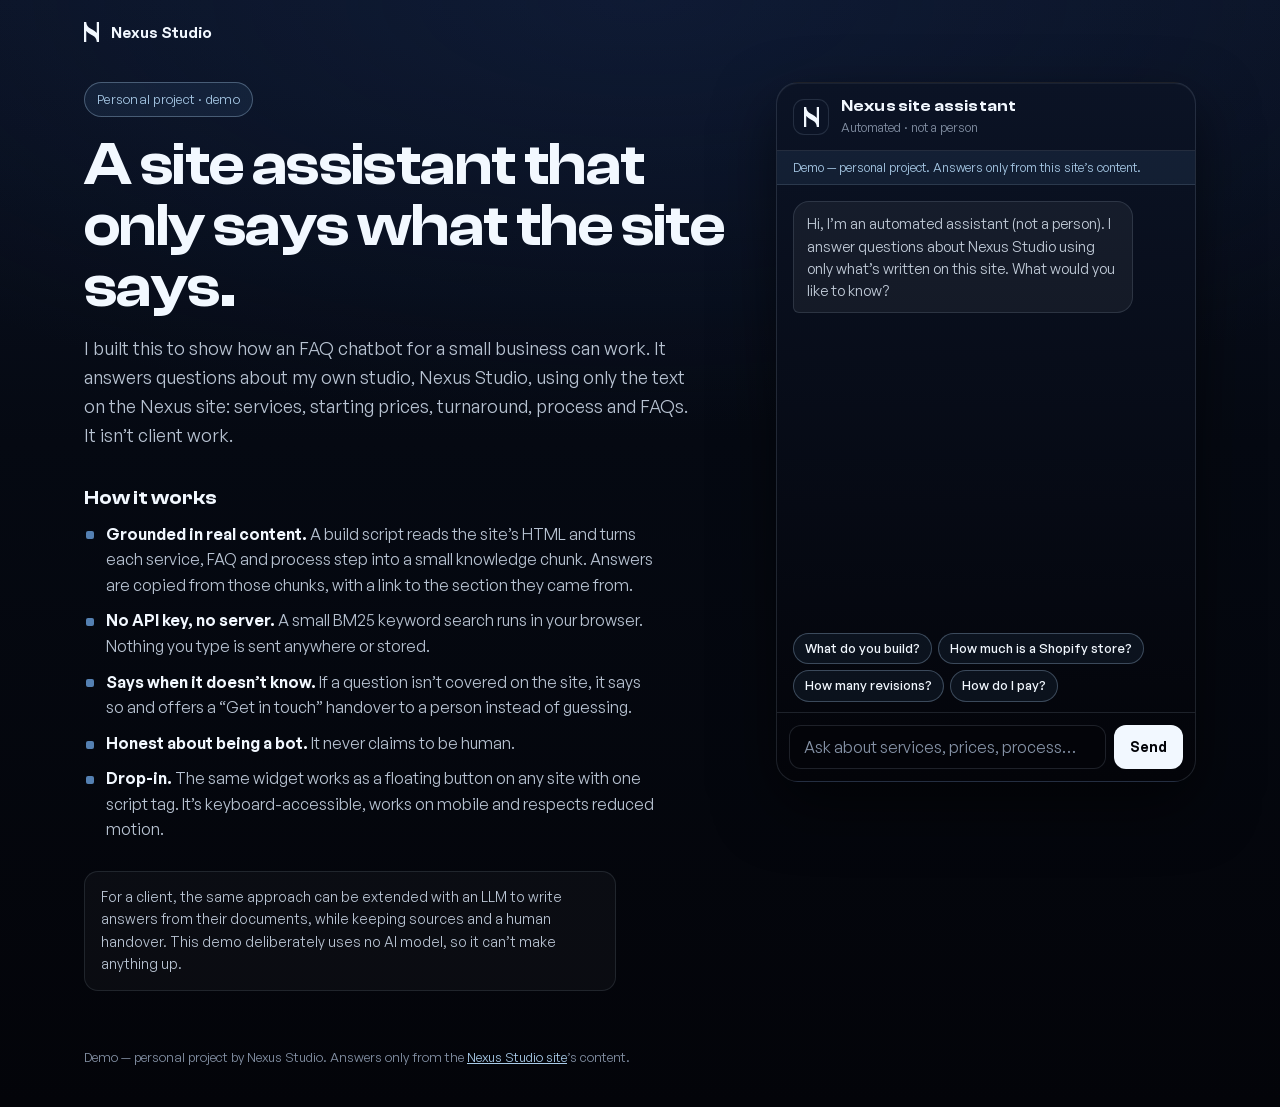
<file: demo/index.html>
<!doctype html>
<html lang="en-GB">
<head>
<meta charset="utf-8">
<meta name="viewport" content="width=device-width,initial-scale=1">
<title>Site assistant demo (personal project) | Nexus Studio</title>
<meta name="description" content="A personal-project demo: a chat assistant that answers questions about Nexus Studio using only the studio site's own content. No API key, no server.">
<meta name="theme-color" content="#030409">
<link rel="icon" href="favicon.svg" type="image/svg+xml">
<link rel="preload" href="fonts/general-sans-400.woff2" as="font" type="font/woff2" crossorigin>
<link rel="preload" href="fonts/clash-display-600.woff2" as="font" type="font/woff2" crossorigin>
<link rel="stylesheet" href="demo.css">
</head>
<body>
<a class="skip" href="#nexus-chat">Skip to the assistant</a>
<header><a class="top" href="https://maverick-521.github.io/nexus-build/"><svg viewBox="0 0 450 600" aria-hidden="true"><path fill="#F2F8FF" d="M67.50 600.00 L67.50 266.74 C68.76 268.26 70.00 269.80 71.27 271.31 C72.54 272.82 73.83 274.32 75.13 275.81 C76.43 277.30 77.74 278.78 79.06 280.25 C80.39 281.71 81.73 283.16 83.08 284.60 C84.43 286.05 85.80 287.47 87.17 288.89 C88.55 290.31 89.94 291.71 91.34 293.11 C92.74 294.50 94.16 295.88 95.58 297.25 C97.00 298.62 98.44 299.98 99.89 301.33 C101.33 302.67 102.79 304.01 104.26 305.33 C105.72 306.65 107.20 307.97 108.69 309.27 C110.18 310.57 111.68 311.86 113.18 313.13 C114.69 314.41 116.21 315.68 117.73 316.93 C119.26 318.19 120.80 319.43 122.34 320.67 C123.88 321.90 125.43 323.12 126.99 324.33 C128.56 325.55 130.12 326.75 131.70 327.94 C133.28 329.13 134.86 330.31 136.45 331.49 C138.04 332.66 139.64 333.82 141.25 334.97 C142.85 336.12 144.46 337.27 146.08 338.40 C147.70 339.53 149.33 340.66 150.96 341.77 C152.59 342.89 154.22 344.00 155.87 345.09 C157.51 346.19 159.16 347.28 160.81 348.36 C162.47 349.44 164.13 350.52 165.79 351.58 C167.45 352.65 169.12 353.71 170.79 354.76 C172.47 355.81 174.14 356.86 175.83 357.89 C177.51 358.93 179.19 359.96 180.88 360.99 C182.57 362.01 184.27 363.03 185.96 364.04 C187.66 365.06 189.36 366.06 191.06 367.07 C192.76 368.07 194.47 369.07 196.18 370.06 C197.89 371.05 199.60 372.04 201.31 373.03 C203.02 374.01 204.74 374.99 206.46 375.97 C208.17 376.95 209.89 377.92 211.61 378.90 C213.33 379.87 215.05 380.84 216.78 381.81 C218.50 382.78 220.22 383.74 221.95 384.71 C223.67 385.67 225.39 386.64 227.12 387.60 C228.84 388.57 230.57 389.53 232.29 390.50 C234.02 391.46 235.74 392.43 237.46 393.40 C239.18 394.37 240.91 395.33 242.63 396.31 C244.35 397.28 246.07 398.25 247.78 399.23 C249.50 400.21 251.21 401.20 252.92 402.18 C254.64 403.17 256.35 404.16 258.05 405.16 C259.76 406.16 261.46 407.16 263.15 408.18 C264.85 409.19 266.54 410.21 268.23 411.24 C269.92 412.26 271.60 413.30 273.28 414.35 C274.95 415.39 276.62 416.45 278.29 417.52 C279.95 418.59 281.61 419.66 283.25 420.76 C284.90 421.85 286.54 422.95 288.16 424.07 C289.79 425.19 291.41 426.33 293.02 427.48 C294.62 428.63 296.22 429.79 297.80 430.98 C299.39 432.16 300.96 433.36 302.51 434.58 C304.07 435.80 305.61 437.03 307.13 438.29 C308.66 439.55 310.17 440.82 311.66 442.12 C313.15 443.42 314.62 444.73 316.08 446.07 C317.53 447.41 318.97 448.77 320.38 450.15 C321.79 451.53 323.19 452.93 324.56 454.35 C325.93 455.78 327.28 457.22 328.60 458.69 C329.93 460.15 331.23 461.64 332.51 463.15 C333.78 464.65 335.04 466.18 336.26 467.73 C337.49 469.28 338.69 470.85 339.87 472.44 C341.05 474.02 342.20 475.63 343.32 477.25 C344.45 478.88 345.55 480.52 346.62 482.18 C347.69 483.84 348.74 485.52 349.76 487.21 C350.78 488.90 351.77 490.61 352.74 492.33 C353.71 494.06 354.65 495.79 355.56 497.55 C356.48 499.30 357.37 501.06 358.23 502.84 C359.10 504.62 359.93 506.41 360.75 508.21 C361.56 510.01 362.35 511.82 363.11 513.64 C363.88 515.46 364.61 517.30 365.33 519.14 C366.04 520.98 366.73 522.83 367.40 524.69 C368.07 526.55 368.71 528.42 369.34 530.30 C369.96 532.17 370.55 534.06 371.13 535.95 C371.71 537.84 372.26 539.73 372.79 541.64 C373.32 543.54 373.83 545.45 374.32 547.36 C374.81 549.28 375.28 551.20 375.73 553.12 C376.17 555.05 376.60 556.98 377.01 558.91 C377.41 560.84 377.80 562.78 378.16 564.72 C378.53 566.67 378.87 568.61 379.20 570.56 C379.52 572.51 379.83 574.46 380.12 576.42 C380.40 578.37 380.67 580.33 380.91 582.29 C381.16 584.25 381.39 586.22 381.59 588.18 C381.79 590.15 381.98 592.11 382.13 594.08 C382.29 596.05 382.38 598.03 382.50 600.00 L450.00 600.00 L450.00 0.00 L382.50 0.00 L382.50 333.26 C381.24 331.74 380.00 330.20 378.73 328.69 C377.46 327.18 376.17 325.68 374.87 324.19 C373.57 322.70 372.26 321.22 370.94 319.75 C369.61 318.29 368.27 316.84 366.92 315.40 C365.57 313.95 364.20 312.53 362.83 311.11 C361.45 309.69 360.06 308.29 358.66 306.89 C357.26 305.50 355.84 304.12 354.42 302.75 C353.00 301.38 351.56 300.02 350.11 298.67 C348.67 297.33 347.21 295.99 345.74 294.67 C344.28 293.35 342.80 292.03 341.31 290.73 C339.82 289.43 338.32 288.14 336.82 286.87 C335.31 285.59 333.79 284.32 332.27 283.07 C330.74 281.81 329.20 280.57 327.66 279.33 C326.12 278.10 324.57 276.88 323.01 275.67 C321.44 274.45 319.88 273.25 318.30 272.06 C316.72 270.87 315.14 269.69 313.55 268.51 C311.96 267.34 310.36 266.18 308.75 265.03 C307.15 263.88 305.54 262.73 303.92 261.60 C302.30 260.47 300.67 259.34 299.04 258.23 C297.41 257.11 295.78 256.00 294.13 254.91 C292.49 253.81 290.84 252.72 289.19 251.64 C287.53 250.56 285.87 249.48 284.21 248.42 C282.55 247.35 280.88 246.29 279.21 245.24 C277.53 244.19 275.86 243.14 274.17 242.11 C272.49 241.07 270.81 240.04 269.12 239.01 C267.43 237.99 265.73 236.97 264.04 235.96 C262.34 234.94 260.64 233.94 258.94 232.93 C257.24 231.93 255.53 230.93 253.82 229.94 C252.11 228.95 250.40 227.96 248.69 226.97 C246.98 225.99 245.26 225.01 243.54 224.03 C241.83 223.05 240.11 222.08 238.39 221.10 C236.67 220.13 234.95 219.16 233.22 218.19 C231.50 217.22 229.78 216.26 228.05 215.29 C226.33 214.33 224.61 213.36 222.88 212.40 C221.16 211.43 219.43 210.47 217.71 209.50 C215.98 208.54 214.26 207.57 212.54 206.60 C210.82 205.63 209.09 204.67 207.37 203.69 C205.65 202.72 203.93 201.75 202.22 200.77 C200.50 199.79 198.79 198.80 197.08 197.82 C195.36 196.83 193.65 195.84 191.95 194.84 C190.24 193.84 188.54 192.84 186.85 191.82 C185.15 190.81 183.46 189.79 181.77 188.76 C180.08 187.74 178.40 186.70 176.72 185.65 C175.05 184.61 173.38 183.55 171.71 182.48 C170.05 181.41 168.39 180.34 166.75 179.24 C165.10 178.15 163.46 177.05 161.84 175.93 C160.21 174.81 158.59 173.67 156.98 172.52 C155.38 171.37 153.78 170.21 152.20 169.02 C150.61 167.84 149.04 166.64 147.49 165.42 C145.93 164.20 144.39 162.97 142.87 161.71 C141.34 160.45 139.83 159.18 138.34 157.88 C136.85 156.58 135.38 155.27 133.92 153.93 C132.47 152.59 131.03 151.23 129.62 149.85 C128.21 148.47 126.81 147.07 125.44 145.65 C124.07 144.22 122.72 142.78 121.40 141.31 C120.07 139.85 118.77 138.36 117.49 136.85 C116.22 135.35 114.96 133.82 113.74 132.27 C112.51 130.72 111.31 129.15 110.13 127.56 C108.95 125.98 107.80 124.37 106.68 122.75 C105.55 121.12 104.45 119.48 103.38 117.82 C102.31 116.16 101.26 114.48 100.24 112.79 C99.22 111.10 98.23 109.39 97.26 107.67 C96.29 105.94 95.35 104.21 94.44 102.45 C93.52 100.70 92.63 98.94 91.77 97.16 C90.90 95.38 90.07 93.59 89.25 91.79 C88.44 89.99 87.65 88.18 86.89 86.36 C86.12 84.54 85.39 82.70 84.67 80.86 C83.96 79.02 83.27 77.17 82.60 75.31 C81.93 73.45 81.29 71.58 80.66 69.70 C80.04 67.83 79.45 65.94 78.87 64.05 C78.29 62.16 77.74 60.27 77.21 58.36 C76.68 56.46 76.17 54.55 75.68 52.64 C75.19 50.72 74.72 48.80 74.27 46.88 C73.83 44.95 73.40 43.02 72.99 41.09 C72.59 39.16 72.20 37.22 71.84 35.28 C71.47 33.33 71.13 31.39 70.80 29.44 C70.48 27.49 70.17 25.54 69.88 23.58 C69.60 21.63 69.33 19.67 69.09 17.71 C68.84 15.75 68.61 13.78 68.41 11.82 C68.21 9.85 68.02 7.89 67.87 5.92 C67.71 3.95 67.62 1.97 67.50 0.00 L0.00 0.00 L0.00 600.00 L67.50 600.00Z"/></svg>Nexus Studio</a></header>
<main class="wrap">
  <div>
    <span class="tag">Personal project · demo</span>
    <h1>A site assistant that only says what the site says.</h1>
    <p class="lede">I built this to show how an FAQ chatbot for a small business can work. It answers questions about my own studio, Nexus Studio, using only the text on the Nexus site: services, starting prices, turnaround, process and FAQs. It isn&rsquo;t client work.</p>
    <h2>How it works</h2>
    <ul class="pts">
      <li><b>Grounded in real content.</b> A build script reads the site&rsquo;s HTML and turns each service, FAQ and process step into a small knowledge chunk. Answers are copied from those chunks, with a link to the section they came from.</li>
      <li><b>No API key, no server.</b> A small BM25 keyword search runs in your browser. Nothing you type is sent anywhere or stored.</li>
      <li><b>Says when it doesn&rsquo;t know.</b> If a question isn&rsquo;t covered on the site, it says so and offers a &ldquo;Get in touch&rdquo; handover to a person instead of guessing.</li>
      <li><b>Honest about being a bot.</b> It never claims to be human.</li>
      <li><b>Drop-in.</b> The same widget works as a floating button on any site with one script tag. It&rsquo;s keyboard-accessible, works on mobile and respects reduced motion.</li>
    </ul>
    <p class="note">For a client, the same approach can be extended with an LLM to write answers from their documents, while keeping sources and a human handover. This demo deliberately uses no AI model, so it can&rsquo;t make anything up.</p>
  </div>
  <div class="chat" id="nexus-chat" tabindex="-1"></div>
</main>
<footer>Demo — personal project by Nexus Studio. Answers only from the <a href="https://maverick-521.github.io/nexus-build/">Nexus Studio site</a>&rsquo;s content.</footer>
<script src="nexus-chat.js" data-mode="inline" data-target="#nexus-chat" data-source-base="https://maverick-521.github.io/nexus-build/" data-contact="https://maverick-521.github.io/nexus-build/#contact" defer></script>
</body>
</html>
</file>
<file: style.css>
/* Nexus Studio v8 — midnight sapphire under studio light: one material, one light, one clock */
@font-face{font-family:"Clash Display";src:url("clash-display-400.woff2") format("woff2");font-weight:400;font-style:normal;font-display:swap}
@font-face{font-family:"Clash Display";src:url("clash-display-500.woff2") format("woff2");font-weight:500;font-style:normal;font-display:swap}
@font-face{font-family:"Clash Display";src:url("clash-display-600.woff2") format("woff2");font-weight:600;font-style:normal;font-display:swap}
@font-face{font-family:"General Sans";src:url("general-sans-400.woff2") format("woff2");font-weight:400;font-style:normal;font-display:swap}
@font-face{font-family:"General Sans";src:url("general-sans-500.woff2") format("woff2");font-weight:500;font-style:normal;font-display:swap}
@font-face{font-family:"General Sans";src:url("general-sans-600.woff2") format("woff2");font-weight:600;font-style:normal;font-display:swap}
@font-face{font-family:"General Sans";src:url("general-sans-700.woff2") format("woff2");font-weight:700;font-style:normal;font-display:swap}
:root{
  --fd:"Clash Display","General Sans",ui-sans-serif,sans-serif;
  --ft:"General Sans",ui-sans-serif,system-ui,sans-serif;
  /* v7 "midnight sapphire": deep black-blue base, restrained sapphire depth, ice-silver light */
  --bg:#020409; --bg1:#040810; --bg2:#0a1222;
  --plat:#e4ebf4; --ti:#f2f5fa; --txt:#b1bccb; --mute:#8592a6; --mute2:#5d687c;
  --line:rgba(190,208,230,.085); --line2:rgba(190,208,230,.15);
  --cool:190,208,230; --warm:214,226,244;
  --em:84,128,178; --em2:#5480b2; --emhi:#a9cbe8; --emdeep:#0e1e40;
  --spring:cubic-bezier(.34,1.56,.64,1);
  --ease:cubic-bezier(.16,1,.3,1);           /* expo-out: the one curve */
  --ease-io:cubic-bezier(.65,0,.35,1);       /* cubic in-out: the light sweep */
  --t1:.7s; --t2:.75s;
  --r:26px;
  --band:-9999px;
  --noise:url("data:image/svg+xml,%3Csvg xmlns='http://www.w3.org/2000/svg' width='160' height='160'%3E%3Cfilter id='n'%3E%3CfeTurbulence type='fractalNoise' baseFrequency='.9' numOctaves='3' stitchTiles='stitch'/%3E%3CfeColorMatrix values='0 0 0 0 1 0 0 0 0 1 0 0 0 0 1 0 0 0 1.2 0'/%3E%3C/filter%3E%3Crect width='100%25' height='100%25' filter='url(%23n)'/%3E%3C/svg%3E");
  --noise6:url("data:image/svg+xml,%3Csvg xmlns='http://www.w3.org/2000/svg' width='160' height='160'%3E%3Cfilter id='n'%3E%3CfeTurbulence type='fractalNoise' baseFrequency='.85' numOctaves='3' stitchTiles='stitch'/%3E%3CfeColorMatrix values='0 0 0 0 .9 0 0 0 0 .925 0 0 0 0 .92 0 0 0 1.7 -.3'/%3E%3C/filter%3E%3Crect width='100%25' height='100%25' filter='url(%23n)'/%3E%3C/svg%3E");
  --noise7:url("data:image/svg+xml,%3Csvg xmlns='http://www.w3.org/2000/svg' width='200' height='200'%3E%3Cfilter id='n'%3E%3CfeTurbulence type='fractalNoise' baseFrequency='.74' numOctaves='3' stitchTiles='stitch'/%3E%3CfeColorMatrix values='0 0 0 0 .84 0 0 0 0 .9 0 0 0 0 1 0 0 0 2 -.38'/%3E%3C/filter%3E%3Crect width='100%25' height='100%25' filter='url(%23n)'/%3E%3C/svg%3E");
}
*{box-sizing:border-box;margin:0;padding:0}
html{background:#030409;color:var(--plat);font:400 16px/1.6 var(--ft);-webkit-font-smoothing:antialiased;-moz-osx-font-smoothing:grayscale;overflow-x:clip;text-rendering:optimizeLegibility}
html.lenis,html.lenis body{height:auto}
.lenis.lenis-smooth{scroll-behavior:auto!important}
body{min-height:100vh;background:radial-gradient(110% 52% at 50% 0%,rgba(22,42,84,0.292) 0%,rgba(22,42,84,0.0) 70%),radial-gradient(80% 40% at 50% 100%,rgba(14,30,64,0.196),transparent 70%),linear-gradient(180deg,#050b17 0%,#040711 22%,#03050c 58%,#030409 100%)}
main,.footer{overflow-x:clip}
img,video,svg{display:block;max-width:100%}
a{color:inherit;text-decoration:none}
button{font:inherit;color:inherit}
::selection{background:rgba(var(--em),0.228);color:#fff}
.defs{position:absolute;width:0;height:0;overflow:hidden}
.skip{position:absolute;left:16px;top:-60px;z-index:100;padding:10px 16px;border-radius:10px;background:#0c111f;color:var(--plat);transition:top .3s}
.skip:focus{top:16px}
:focus-visible{outline:1.5px solid rgba(128,170,214,.8);outline-offset:4px;border-radius:12px}

/* v12f: the overlay itself stays put (so the mask over the hero badge holds still); the noise moves inside it */
.grain{position:fixed;inset:0;z-index:90;pointer-events:none;overflow:hidden;opacity:.165;-webkit-mask-image:var(--gmask,none);mask-image:var(--gmask,none);-webkit-mask-composite:source-over;mask-composite:add}   /* v12h: layers union */
.grain::before{content:"";position:absolute;inset:-12%;background-image:var(--noise7);background-size:200px;will-change:transform;animation:grain 1.2s steps(6) infinite}
@keyframes grain{0%{transform:translate(0,0)}20%{transform:translate(-4%,3%)}40%{transform:translate(3%,-5%)}60%{transform:translate(-6%,-2%)}80%{transform:translate(5%,4%)}100%{transform:translate(0,0)}}

.container{width:min(1200px,100% - 48px);margin-inline:auto}

/* ---------- type ---------- */
/* platinum type with the global light band clipped into it */
.metal-text{
  background-image:
    linear-gradient(128deg,transparent calc(var(--band) - 170px),rgba(255,255,255,.0) calc(var(--band) - 120px),rgba(255,255,255,.95) var(--band),rgba(255,255,255,0) calc(var(--band) + 120px),transparent calc(var(--band) + 170px)),
    linear-gradient(176deg,#f1f7fe 0%,#e1e7ee 36%,#b9bfc6 62%,#7f97b8 86%,#a7b6ce 100%);
  -webkit-background-clip:text;background-clip:text;color:transparent}
.label{font:500 12px/1 var(--ft);letter-spacing:.3em;text-transform:uppercase;color:var(--mute);display:flex;align-items:center;gap:12px;margin-bottom:24px}
.label::before{content:"";width:26px;height:1px;background:linear-gradient(90deg,transparent,rgba(var(--em),0.57))}
.label.center{justify-content:center}
.label .ln{order:-1;font:500 11px/1 var(--fd);letter-spacing:.14em;color:var(--emhi);font-variant-numeric:tabular-nums;opacity:.92}
.h2{font:500 clamp(42px,5.8vw,84px)/1 var(--fd);letter-spacing:-.022em;padding-bottom:.1em}
.sec-head{max-width:1000px;margin-bottom:44px}
.sec-head.split{max-width:none;display:grid;grid-template-columns:1.15fr 1fr;gap:48px;align-items:end}
.sec-aside{display:flex;flex-direction:column;gap:26px;align-items:flex-start}
.sec-copy{color:var(--txt);font-size:clamp(17px,1.35vw,19px);margin-top:18px;max-width:560px;font-weight:300;line-height:1.62}
.sec-head.split .sec-copy{margin-top:0}
.sub-label{font:500 12px/1 var(--ft);letter-spacing:.28em;text-transform:uppercase;color:var(--mute2);margin:56px 0 20px}
.fine{margin-top:26px;font-size:13.5px;color:var(--mute2)}

/* ---------- nav ---------- */
.nav-wrap{position:fixed;top:14px;left:0;right:0;z-index:50;display:flex;flex-direction:column;align-items:center;pointer-events:none}
.nav{pointer-events:auto;width:min(1200px,100% - 28px);height:60px;display:flex;align-items:center;gap:24px;padding:0 9px 0 18px;border-radius:20px;
  background:linear-gradient(180deg,rgba(10,15,28,.84),rgba(5,7,16,.8));backdrop-filter:blur(10px);-webkit-backdrop-filter:blur(10px);
  box-shadow:inset 0 1px 0 rgba(222,228,235,.09),inset 0 0 0 1px rgba(var(--em),0.072),0 24px 50px -28px #000}
.brand{display:flex;align-items:center;gap:11px;font:500 16px/1 var(--fd);letter-spacing:.01em;color:var(--ti)}
/* v12: the V1 Split mark in a circle badge (dark fill, hairline Frost ring) */
.brand-mark{position:relative;overflow:hidden;flex:none;width:34px;height:34px;border-radius:50%;display:grid;place-items:center;color:#fff;
  background:radial-gradient(120% 120% at 50% 0%,#12224a 0%,#081024 50%,#03060d 100%);
  box-shadow:inset 0 0 0 1px rgba(242,248,255,.85),inset 0 -6px 9px -4px rgba(0,0,0,.55),inset 0 0 2px 1px rgba(110,160,255,.3),0 0 0 .5px rgba(150,190,255,.4),0 0 2.5px .5px rgba(90,145,255,.32),0 3px 7px -2px rgba(0,0,0,.85)}   /* v12d: a calm lit edge, inner shade, contact shadow */
.brand-mark svg{width:auto;height:21px;display:block;filter:drop-shadow(.5px 1px 1px rgba(0,0,0,.6))}
/* v12b: a slim sheen crosses the badge on hover */
.brand-mark::after{content:"";position:absolute;inset:0;border-radius:50%;pointer-events:none;background:linear-gradient(120deg,transparent 35%,rgba(255,255,255,.38) 50%,transparent 65%);transform:translateX(-120%);transition:none}
.brand:hover .brand-mark::after{transform:translateX(120%);transition:transform .9s cubic-bezier(.2,.7,.2,1)}
@media (prefers-reduced-motion:reduce){.brand-mark::after{display:none}}
.brand-mark.sm{width:28px;height:28px}.brand-mark.sm svg{height:17.5px}
.lg-nav{margin-left:auto}
.menu-btn{display:none}
.mobile-menu{pointer-events:auto;width:calc(100% - 28px);margin-top:8px;padding:12px;display:flex;flex-direction:column;gap:2px;border-radius:20px}
.mobile-menu[hidden]{display:none}
.mobile-menu a:not(.btn){padding:14px 12px;color:var(--plat);font-size:17px;border-bottom:1px solid var(--line)}
.mobile-menu .btn{margin-top:10px;justify-content:center}

/* ---------- buttons ---------- */
.btn{--h:48px;position:relative;display:inline-flex;align-items:center;gap:10px;height:var(--h);padding:0 22px;border-radius:999px;font:500 15px/1 var(--ft);letter-spacing:.01em;white-space:nowrap;overflow:hidden;isolation:isolate;
  transform:translate3d(var(--mx-t,0px),var(--my-t,0px),0);transition:box-shadow .9s var(--ease),color .4s,scale .7s var(--spring);cursor:pointer;border:0}
.btn:hover{scale:1.035}.btn:active{scale:.97;transition-duration:.9s,.4s,.18s}
.btn .lbl,.btn .arrow{transform:translate3d(calc(var(--mx-t,0px)*.35),calc(var(--my-t,0px)*.35),0)}
.btn-sm{--h:42px;padding:0 18px;font-size:14px}
.btn-lg{--h:58px;padding:0 30px;font-size:16px}
.btn-metal{color:#eef4fb;background:linear-gradient(180deg,#202e4c 0%,#161f35 50%,#0d1322 100%);
  box-shadow:inset 0 1px 0 rgba(222,228,235,.34),inset 0 -1px 0 rgba(0,0,0,.6),0 0 0 1px rgba(0,0,0,.75),0 0 0 1.5px rgba(var(--em),0.12),0 16px 32px -16px #000,0 10px 30px -14px rgba(var(--em),0.21)}
.btn-metal::before{content:"";position:absolute;inset:0;z-index:-1;
  background:radial-gradient(64px 46px at var(--bx,50%) var(--by,50%),rgba(196,222,248,calc(.30*var(--bo,0))) 0%,rgba(110,156,212,calc(.16*var(--bo,0))) 45%,rgba(84,128,178,0) 100%),
  repeating-linear-gradient(90deg,rgba(255,255,255,.018) 0 1px,transparent 1px 3px)}
.btn-metal::after{content:"";position:absolute;inset:0;z-index:1;pointer-events:none;
  background:linear-gradient(128deg,transparent calc(var(--band) - 70px),rgba(255,255,255,.16) var(--band),transparent calc(var(--band) + 70px))}
.btn-metal:hover{box-shadow:inset 0 1px 0 rgba(227,233,240,.45),inset 0 -1px 0 rgba(0,0,0,.6),0 0 0 1px rgba(0,0,0,.75),0 0 0 1.5px rgba(var(--em),0.228),0 22px 40px -16px #000,0 14px 40px -12px rgba(var(--em),0.3)}
.btn-glass{color:var(--plat);background:rgba(var(--em),0.036);box-shadow:inset 0 1px 0 rgba(222,228,235,.1),inset 0 0 0 1px rgba(var(--em),0.132)}
.btn-quiet{color:var(--txt);padding:0 6px}
.btn-quiet:hover{color:var(--plat)}
.arrow{display:inline-block;transition:translate .9s var(--ease)}
.btn:hover .arrow{translate:4px 0}

/* ---------- hero stage (kept from v3, polished) ---------- */
.stage{position:relative;height:170vh;height:170svh}
.stage-sticky{position:sticky;top:0;height:100vh;height:100svh;overflow:hidden;
  background:radial-gradient(70% 58% at 50% 46%,#0b1325 0%,#060c1d 38%,#040812 68%,#03050b 100%)}
#grains{position:absolute;inset:0;width:100%;height:100%;z-index:1}
/* celestial layer: stars (two twinkling tiles), drifting light, and a planet horizon with a rim of dawn.
   Everything moves by transform/opacity only; hero.js adds cursor + scroll parallax to .sky and .planet. */
.sky{position:absolute;inset:-40px;z-index:0;pointer-events:none;will-change:transform;
  -webkit-mask-image:linear-gradient(180deg,#000 0%,#000 55%,transparent 88%);mask-image:linear-gradient(180deg,#000 0%,#000 55%,transparent 88%)}
.sky::before,.sky::after{content:"";position:absolute;inset:0;background-repeat:repeat;opacity:.5;animation:twinkle 7s ease-in-out infinite alternate}
.sky::before{background-image:url("data:image/svg+xml,%3Csvg xmlns='http://www.w3.org/2000/svg' width='520' height='520'%3E%3Ccircle cx='168' cy='78' r='1.20' fill='%23eaf2ff' fill-opacity='0.26'/%3E%3Ccircle cx='190' cy='30' r='1.00' fill='%23eaf2ff' fill-opacity='0.37'/%3E%3Ccircle cx='225' cy='36' r='0.50' fill='%23eaf2ff' fill-opacity='0.60'/%3E%3Ccircle cx='430' cy='64' r='0.60' fill='%23eaf2ff' fill-opacity='0.65'/%3E%3Ccircle cx='300' cy='206' r='0.60' fill='%23cfe0f7' fill-opacity='0.26'/%3E%3Ccircle cx='151' cy='75' r='0.50' fill='%23cfe0f7' fill-opacity='0.61'/%3E%3Ccircle cx='54' cy='297' r='0.60' fill='%23eaf2ff' fill-opacity='0.48'/%3E%3Ccircle cx='293' cy='322' r='0.80' fill='%23ffffff' fill-opacity='0.68'/%3E%3Ccircle cx='404' cy='242' r='0.80' fill='%23cfe0f7' fill-opacity='0.47'/%3E%3Ccircle cx='413' cy='363' r='0.60' fill='%23a9cbe8' fill-opacity='0.28'/%3E%3Ccircle cx='273' cy='455' r='1.20' fill='%23eaf2ff' fill-opacity='0.53'/%3E%3Ccircle cx='61' cy='217' r='0.70' fill='%23ffffff' fill-opacity='0.33'/%3E%3Ccircle cx='219' cy='500' r='0.50' fill='%23a9cbe8' fill-opacity='0.74'/%3E%3Ccircle cx='177' cy='182' r='0.80' fill='%23ffffff' fill-opacity='0.62'/%3E%3Ccircle cx='36' cy='49' r='0.70' fill='%23eaf2ff' fill-opacity='0.55'/%3E%3Ccircle cx='32' cy='365' r='1.20' fill='%23ffffff' fill-opacity='0.62'/%3E%3Ccircle cx='148' cy='201' r='1.20' fill='%23ffffff' fill-opacity='0.46'/%3E%3Ccircle cx='185' cy='318' r='0.80' fill='%23a9cbe8' fill-opacity='0.26'/%3E%3Ccircle cx='67' cy='129' r='0.80' fill='%23ffffff' fill-opacity='0.84'/%3E%3Ccircle cx='42' cy='234' r='1.00' fill='%23cfe0f7' fill-opacity='0.41'/%3E%3Ccircle cx='426' cy='449' r='0.70' fill='%23a9cbe8' fill-opacity='0.70'/%3E%3Ccircle cx='355' cy='198' r='0.60' fill='%23cfe0f7' fill-opacity='0.33'/%3E%3Ccircle cx='79' cy='342' r='0.50' fill='%23cfe0f7' fill-opacity='0.55'/%3E%3Ccircle cx='137' cy='2' r='0.80' fill='%23a9cbe8' fill-opacity='0.59'/%3E%3Ccircle cx='496' cy='359' r='1.00' fill='%23eaf2ff' fill-opacity='0.87'/%3E%3Ccircle cx='237' cy='453' r='1.20' fill='%23ffffff' fill-opacity='0.76'/%3E%3Ccircle cx='207' cy='205' r='0.80' fill='%23eaf2ff' fill-opacity='0.65'/%3E%3Ccircle cx='99' cy='512' r='0.80' fill='%23a9cbe8' fill-opacity='0.33'/%3E%3Ccircle cx='312' cy='53' r='1.00' fill='%23eaf2ff' fill-opacity='0.33'/%3E%3Ccircle cx='493' cy='319' r='0.50' fill='%23ffffff' fill-opacity='0.82'/%3E%3Ccircle cx='77' cy='131' r='0.70' fill='%23ffffff' fill-opacity='0.63'/%3E%3Ccircle cx='64' cy='441' r='0.80' fill='%23a9cbe8' fill-opacity='0.55'/%3E%3Ccircle cx='45' cy='53' r='0.70' fill='%23ffffff' fill-opacity='0.72'/%3E%3Ccircle cx='431' cy='84' r='0.50' fill='%23a9cbe8' fill-opacity='0.36'/%3E%3Ccircle cx='76' cy='282' r='0.50' fill='%23a9cbe8' fill-opacity='0.74'/%3E%3Ccircle cx='509' cy='449' r='1.20' fill='%23a9cbe8' fill-opacity='0.80'/%3E%3Ccircle cx='472' cy='185' r='0.60' fill='%23a9cbe8' fill-opacity='0.58'/%3E%3Ccircle cx='331' cy='319' r='0.60' fill='%23ffffff' fill-opacity='0.77'/%3E%3Ccircle cx='385' cy='118' r='1.00' fill='%23eaf2ff' fill-opacity='0.56'/%3E%3Ccircle cx='515' cy='411' r='0.80' fill='%23a9cbe8' fill-opacity='0.40'/%3E%3Ccircle cx='233' cy='487' r='0.70' fill='%23a9cbe8' fill-opacity='0.87'/%3E%3Ccircle cx='42' cy='53' r='0.80' fill='%23cfe0f7' fill-opacity='0.36'/%3E%3Ccircle cx='251' cy='512' r='1.00' fill='%23ffffff' fill-opacity='0.79'/%3E%3Ccircle cx='473' cy='179' r='1.20' fill='%23eaf2ff' fill-opacity='0.28'/%3E%3Ccircle cx='473' cy='407' r='0.60' fill='%23cfe0f7' fill-opacity='0.55'/%3E%3Ccircle cx='226' cy='331' r='0.50' fill='%23ffffff' fill-opacity='0.77'/%3E%3C/svg%3E");background-size:520px}
.sky::after{background-image:url("data:image/svg+xml,%3Csvg xmlns='http://www.w3.org/2000/svg' width='740' height='740'%3E%3Ccircle cx='343' cy='550' r='0.65' fill='%23cfe0f7' fill-opacity='0.63'/%3E%3Ccircle cx='735' cy='20' r='1.30' fill='%23cfe0f7' fill-opacity='0.74'/%3E%3Ccircle cx='453' cy='441' r='1.04' fill='%23a9cbe8' fill-opacity='0.59'/%3E%3Ccircle cx='115' cy='406' r='0.65' fill='%23eaf2ff' fill-opacity='0.21'/%3E%3Ccircle cx='390' cy='691' r='1.04' fill='%23cfe0f7' fill-opacity='0.79'/%3E%3Ccircle cx='611' cy='156' r='0.91' fill='%23cfe0f7' fill-opacity='0.33'/%3E%3Ccircle cx='565' cy='241' r='1.30' fill='%23cfe0f7' fill-opacity='0.45'/%3E%3Ccircle cx='45' cy='548' r='1.04' fill='%23ffffff' fill-opacity='0.60'/%3E%3Ccircle cx='612' cy='650' r='0.78' fill='%23eaf2ff' fill-opacity='0.52'/%3E%3Ccircle cx='646' cy='575' r='1.30' fill='%23cfe0f7' fill-opacity='0.20'/%3E%3Ccircle cx='128' cy='350' r='1.56' fill='%23eaf2ff' fill-opacity='0.27'/%3E%3Ccircle cx='241' cy='384' r='1.30' fill='%23eaf2ff' fill-opacity='0.49'/%3E%3Ccircle cx='654' cy='42' r='0.78' fill='%23eaf2ff' fill-opacity='0.37'/%3E%3Ccircle cx='376' cy='416' r='0.65' fill='%23cfe0f7' fill-opacity='0.47'/%3E%3Ccircle cx='513' cy='335' r='1.30' fill='%23cfe0f7' fill-opacity='0.68'/%3E%3Ccircle cx='517' cy='649' r='0.91' fill='%23cfe0f7' fill-opacity='0.75'/%3E%3Ccircle cx='622' cy='101' r='0.65' fill='%23a9cbe8' fill-opacity='0.44'/%3E%3Ccircle cx='54' cy='178' r='0.65' fill='%23a9cbe8' fill-opacity='0.33'/%3E%3Ccircle cx='580' cy='664' r='0.78' fill='%23a9cbe8' fill-opacity='0.76'/%3E%3Ccircle cx='106' cy='653' r='1.04' fill='%23eaf2ff' fill-opacity='0.33'/%3E%3Ccircle cx='295' cy='361' r='1.56' fill='%23cfe0f7' fill-opacity='0.70'/%3E%3Ccircle cx='523' cy='736' r='1.04' fill='%23cfe0f7' fill-opacity='0.40'/%3E%3Ccircle cx='264' cy='68' r='0.91' fill='%23ffffff' fill-opacity='0.21'/%3E%3Ccircle cx='326' cy='13' r='0.91' fill='%23a9cbe8' fill-opacity='0.51'/%3E%3Ccircle cx='379' cy='48' r='0.78' fill='%23eaf2ff' fill-opacity='0.78'/%3E%3Ccircle cx='62' cy='201' r='0.78' fill='%23cfe0f7' fill-opacity='0.36'/%3E%3Ccircle cx='607' cy='629' r='1.56' fill='%23a9cbe8' fill-opacity='0.69'/%3E%3Ccircle cx='300' cy='397' r='1.30' fill='%23a9cbe8' fill-opacity='0.54'/%3E%3Ccircle cx='66' cy='43' r='1.56' fill='%23eaf2ff' fill-opacity='0.31'/%3E%3Ccircle cx='199' cy='12' r='0.65' fill='%23eaf2ff' fill-opacity='0.68'/%3E%3C/svg%3E");background-size:740px;background-position:180px 90px;animation-duration:11s;animation-delay:-4s;opacity:.35}
@keyframes twinkle{0%{opacity:.18}50%{opacity:.55}100%{opacity:.3}}
.drift{position:absolute;inset:0;z-index:0;pointer-events:none;overflow:hidden}
.drift i{position:absolute;width:62vmax;height:62vmax;border-radius:50%;will-change:transform;
  background:radial-gradient(closest-side,rgba(84,128,178,.085),rgba(84,128,178,.03) 55%,transparent);animation:driftA 38s ease-in-out infinite alternate}
.drift i:first-child{left:-22vmax;top:-26vmax}
.drift i:last-child{right:-24vmax;top:6vmax;background:radial-gradient(closest-side,rgba(169,203,232,.05),rgba(84,128,178,.02) 55%,transparent);animation:driftB 46s ease-in-out infinite alternate}
@keyframes driftA{to{transform:translate3d(14vmax,10vmax,0)}}
@keyframes driftB{to{transform:translate3d(-12vmax,-8vmax,0)}}
.planet{--R:118vw;--top:30vh;position:absolute;left:0;right:0;top:63vh;height:64vh;z-index:0;pointer-events:none;will-change:transform}
.planet-body{position:absolute;inset:0;
  background:radial-gradient(circle var(--R) at 50% calc(var(--top) + var(--R)),#02050c 0,#040915 calc(var(--R) - 220px),#08142b calc(var(--R) - 46px),#16305a calc(var(--R) - 9px),#6f9bd0 calc(var(--R) - 2.5px),rgba(232,242,255,.96) calc(var(--R) - .6px),rgba(169,203,232,.5) calc(var(--R) + 1.2px),rgba(84,128,178,.2) calc(var(--R) + 9px),rgba(84,128,178,.07) calc(var(--R) + 48px),rgba(84,128,178,0) calc(var(--R) + 150px));
  -webkit-mask-image:radial-gradient(60% 150% at 50% var(--top),#000 25%,rgba(0,0,0,.35) 75%,rgba(0,0,0,.18) 100%);mask-image:radial-gradient(60% 150% at 50% var(--top),#000 25%,rgba(0,0,0,.35) 75%,rgba(0,0,0,.18) 100%)}
.planet-glow{position:absolute;left:50%;top:var(--top);width:min(1100px,130vw);height:340px;margin:-250px 0 0 calc(min(1100px,130vw)/-2);
  background:radial-gradient(50% 50% at 50% 74%,rgba(150,190,240,.13),rgba(84,128,178,.05) 50%,transparent 72%);animation:dawn 9s ease-in-out infinite alternate}
@keyframes dawn{from{opacity:.65}to{opacity:1}}
.spot{position:absolute;inset:0;z-index:0;pointer-events:none;
  background:radial-gradient(30% 34% at 50% 50%,rgba(var(--em),0.078),transparent 70%),radial-gradient(38% 50% at 22% -8%,rgba(var(--cool),.08),transparent 70%),radial-gradient(34% 40% at 82% 108%,rgba(var(--em),0.042),transparent 70%),radial-gradient(40% 55% at 50% -6%,rgba(var(--warm),.05),transparent 70%)}
.em-floor{position:absolute;left:50%;top:50%;z-index:0;width:calc(var(--emsz,300px)*1.9);height:calc(var(--emsz,300px)*.55);margin:calc(var(--emsz,300px)*.4) 0 0 calc(var(--emsz,300px)*-.95);pointer-events:none;opacity:var(--solid,0);
  background:radial-gradient(50% 50% at 50% 40%,rgba(var(--em),0.096),transparent 70%),radial-gradient(30% 22% at 50% 30%,rgba(var(--warm),.05),transparent 70%)}
.em-static{display:none}
.stage-intro{position:absolute;left:0;right:0;bottom:max(86px,calc(50% - var(--emsz,300px)/2 - 200px));z-index:3;text-align:center;opacity:var(--intro,0);transform:translateY(calc((1 - var(--intro,0))*10px));pointer-events:none}
.kicker{font:500 clamp(13px,1.05vw,16px)/1 var(--fd);letter-spacing:.42em;text-transform:uppercase;color:#d9e2ee;padding-left:.42em}   /* v12d: calmer, no glow */
.tagline{margin-top:18px;font:500 clamp(28px,2.7vw,42px)/1.08 var(--fd);letter-spacing:-.012em;padding-bottom:.08em;
  background:linear-gradient(176deg,#f3f8ff 0%,#dde5ee 45%,#9fb3cf 100%);-webkit-background-clip:text;background-clip:text;color:transparent}
.kicker-sub{margin-top:16px;font:500 clamp(10.5px,.8vw,12px)/1.3 var(--ft);letter-spacing:.32em;text-transform:uppercase;color:rgba(190,204,222,.6);padding-left:.32em}
.scroll-cue{position:absolute;left:50%;bottom:22px;transform:translateX(-50%);z-index:3;display:flex;flex-direction:column;align-items:center;gap:10px;font-size:11px;letter-spacing:.3em;text-transform:uppercase;color:var(--mute2);opacity:var(--intro,0)}
.scroll-cue span{width:1px;height:38px;background:linear-gradient(to bottom,transparent,var(--mute));position:relative;overflow:hidden}
.scroll-cue span::after{content:"";position:absolute;left:0;top:-40%;width:1px;height:40%;background:var(--plat);animation:cue 3s var(--ease-io) infinite}
@keyframes cue{to{top:110%}}
.stage-copy{position:absolute;inset:0;z-index:4;display:flex;flex-direction:column;align-items:center;justify-content:center;text-align:center;padding:0 24px;pointer-events:none}
.stage-copy>*{pointer-events:auto}
.headline{font:500 clamp(54px,10vw,164px)/.96 var(--fd);letter-spacing:-.03em;padding:.04em .04em .1em;
  opacity:var(--hp,0);transform:translateY(calc((1 - var(--hp,0))*40px)) scale(calc(1.06 - var(--hp,0)*.06));
  background-image:
   linear-gradient(100deg,transparent calc(var(--hs,0)*100% - 34%),rgba(255,255,255,.85) calc(var(--hs,0)*100% - 8%),transparent calc(var(--hs,0)*100% + 16%)),
   linear-gradient(128deg,transparent calc(var(--band) - 170px),rgba(255,255,255,.9) var(--band),transparent calc(var(--band) + 170px)),
   linear-gradient(176deg,#f3f9ff 0%,#e3e9f0 34%,#bdc3ca 60%,#8a9ab3 84%,#bfc5cc 100%);
  -webkit-background-clip:text;background-clip:text;color:transparent}
.hl-line{display:block}
.stage-copy .lede{max-width:620px;margin-top:30px;color:var(--txt);font-size:clamp(17px,1.5vw,20px);font-weight:300;line-height:1.6;opacity:var(--lp,0);transform:translateY(calc((1 - var(--lp,0))*20px))}
.cta-row{display:flex;gap:14px;align-items:center;justify-content:center;flex-wrap:wrap;margin-top:38px;opacity:var(--lp,0);transform:translateY(calc((1 - var(--lp,0))*24px))}

/* ---------- sections + layered light ---------- */
.section{position:relative;padding:clamp(64px,7.5vw,112px) 0;isolation:isolate}
#build{padding-top:clamp(40px,5vw,72px)}
#process{padding-block:clamp(48px,6vw,84px)}
#process .sec-head{margin-bottom:36px}
.section::before{content:"";position:absolute;left:50%;top:0;width:min(900px,90%);height:1px;transform:translateX(-50%);background:linear-gradient(90deg,transparent,rgba(var(--em),0.192),transparent)}
#build::before{display:none}
.amb{position:absolute;inset:-10% 0 0;z-index:-1;pointer-events:none;-webkit-mask-image:linear-gradient(180deg,transparent 0,#000 22%,#000 82%,transparent 100%);mask-image:linear-gradient(180deg,transparent 0,#000 22%,#000 82%,transparent 100%);transform:translate3d(0,var(--py,0px),0);
  background:radial-gradient(42% 36% at 12% 8%,rgba(var(--em),0.066),transparent 70%),radial-gradient(36% 34% at 92% 70%,rgba(var(--em),0.036),transparent 70%),radial-gradient(30% 30% at 60% 40%,rgba(var(--warm),.02),transparent 70%)}
.amb-r{background:radial-gradient(40% 34% at 88% 12%,rgba(var(--em),0.06),transparent 70%),radial-gradient(36% 30% at 8% 86%,rgba(var(--em),0.036),transparent 70%)}

/* glass: deep black body, top specular, bevelled rim, global band */
.glass{position:relative;border-radius:var(--r);isolation:isolate;
  background:
    linear-gradient(180deg,rgba(222,228,235,.04) 0%,rgba(222,228,235,.012) 22%,rgba(255,255,255,0) 50%,rgba(var(--em),0.015) 100%),
    linear-gradient(180deg,#0a0f1c 0%,#070a15 60%,#060811 100%);
  box-shadow:inset 0 1px 0 rgba(222,228,235,.1),inset 0 -1px 0 rgba(0,0,0,.6),0 0 0 1px rgba(0,0,0,.85),0 40px 80px -40px #000,0 2px 6px rgba(0,0,0,.4)}
.glass::before{content:"";position:absolute;inset:0;border-radius:inherit;padding:1px;pointer-events:none;z-index:2;
  background:
    linear-gradient(128deg,transparent calc(var(--band) - 110px),rgba(226,238,252,.78) var(--band),transparent calc(var(--band) + 110px)),
    linear-gradient(150deg,rgba(var(--em),0.3),rgba(222,228,235,.08) 22%,rgba(255,255,255,.02) 55%,rgba(var(--em),0.084) 88%,rgba(var(--em),0.18));
  -webkit-mask:linear-gradient(#000 0 0) content-box,linear-gradient(#000 0 0);-webkit-mask-composite:xor;mask-composite:exclude}
.sheen{overflow:hidden}
/* v8: the full-surface screen-blend sheen is gone (a repaint per card per scroll frame); the rim band above carries the light */

/* reveals share the hero's curve */
/* reveals: once, opacity + translate only, long expo-out tail so they settle instead of landing */
.reveal{opacity:0;transform:translate3d(0,14px,0);transition:opacity 1s var(--ease),transform 1.25s var(--ease);transition-delay:var(--d,0s)}
.reveal.in{opacity:1;transform:none}
/* fx.js frost reveal; without JS (or with reduced motion) nothing is hidden */
.fx .fx-text{display:grid}
.fx .fx-text>.fx-solid,.fx .fx-text>.fx-frost{grid-area:1/1;display:block}
.fx .fx-text:not(.in) .fx-solid,.fx .fx-text:not(.in) .fx-frost{opacity:0}
.fx-frost{pointer-events:none;color:transparent;-webkit-background-clip:text;background-clip:text;
  background-image:var(--noise7),linear-gradient(176deg,rgba(236,244,255,.62),rgba(150,185,225,.34));background-size:110px,100% 100%}
.fx .fx-text.in .fx-solid{animation:frostSolid 1.7s var(--ease) var(--d,0s) both}
.fx .fx-text.in .fx-frost{animation:frostGrain 1.7s cubic-bezier(.33,0,.2,1) var(--d,0s) both}
@keyframes frostSolid{0%{opacity:0;filter:blur(12px);transform:translate3d(0,8px,0)}28%{opacity:0;filter:blur(9px)}100%{opacity:1;filter:blur(0);transform:none}}
@keyframes frostGrain{0%{opacity:0;filter:blur(10px);transform:translate3d(0,8px,0)}30%{opacity:1;filter:blur(2px)}62%{opacity:.75;filter:blur(0);transform:none}100%{opacity:0;filter:blur(1px);transform:none}}
.fx .fx-text.fx-done .fx-solid{animation:none}
.fx .fx-frame{opacity:0;transform:translate3d(0,22px,0);transition:opacity 1.1s var(--ease) var(--d,0s),transform 1.4s var(--ease) var(--d,0s)}
.fx .fx-frame.in{opacity:1;transform:none}
.fx .fx-frame.fx-done{transition:none}

/* ---------- liquid glass control ---------- */
.lg{--pad:5px;--lh:40px;position:relative;display:inline-flex;align-items:stretch;padding:var(--pad);border-radius:999px;isolation:isolate;
  background:linear-gradient(180deg,rgba(222,228,235,.04),rgba(222,228,235,.008)),rgba(5,7,15,.72);
  box-shadow:inset 0 1px 0 rgba(222,228,235,.06),inset 0 0 0 1px rgba(var(--em),0.084),inset 0 -8px 16px -8px rgba(0,0,0,.6);
  touch-action:pan-y;user-select:none;-webkit-user-select:none;-webkit-tap-highlight-color:transparent;cursor:grab}
.lg-nav{background:transparent;box-shadow:none;--pad:0px}
.lg-opt{position:relative;z-index:1;display:inline-flex;align-items:center;justify-content:center;gap:9px;height:var(--lh);padding:0 16px;border:0;background:none;border-radius:999px;
  font:500 14px/1 var(--ft);letter-spacing:.01em;white-space:nowrap;cursor:inherit;
  color:color-mix(in oklab,#f2f8ff calc(var(--on,0)*100%),var(--mute));transition:color .3s}
.lg-opt:hover{color:color-mix(in oklab,#f2f8ff calc(max(var(--on,0),.55)*100%),var(--mute))}
.lg-opt .ico{transition:scale .6s var(--spring)}
.lg-opt:hover .ico{scale:1.12}
.lg.is-drag,.lg.is-drag .lg-opt{cursor:grabbing}
.lg-opt .ico{width:17px;height:17px;fill:none;stroke:currentColor;stroke-width:1.5;stroke-linecap:round;stroke-linejoin:round;flex:none}
.lg-opt:focus-visible{outline-offset:-2px;border-radius:999px}
.lg-lens{position:absolute;z-index:3;left:0;top:var(--pad);height:var(--lh);width:var(--lw,80px);border-radius:999px;pointer-events:none;
  transform-origin:50% 50%;opacity:var(--lo,1);
  background:
    radial-gradient(120% 90% at 50% 125%,rgba(var(--em),0.252),transparent 62%),
    linear-gradient(180deg,rgba(232,238,245,.14) 0%,rgba(222,228,235,.03) 48%,rgba(var(--em),0.054) 100%);
  -webkit-backdrop-filter:saturate(1.5) brightness(1.18);backdrop-filter:saturate(1.5) brightness(1.18);
  box-shadow:
    inset 0 1px .5px rgba(255,255,255,calc(.5 + var(--press,0)*.3)),
    inset 0 -1px 1px rgba(255,255,255,.14),
    inset 0 0 0 .5px rgba(255,255,255,.22),
    inset 0 10px 16px -12px rgba(255,255,255,.4),
    inset 0 -10px 18px -12px rgba(var(--em),0.45),
    0 calc(6px + var(--press,0)*8px) calc(16px + var(--press,0)*14px) -8px rgba(0,0,0,.85),
    0 0 calc(14px + var(--press,0)*10px) -4px rgba(var(--em),0.252),
    0 1px 3px rgba(0,0,0,.45)}
.lg.moving .lg-lens{will-change:transform}
.refract .lg-lens{-webkit-backdrop-filter:var(--lf) saturate(1.55) brightness(1.16);backdrop-filter:var(--lf) saturate(1.55) brightness(1.16)}
/* specular rim: follows motion direction and the global band */
.lg-lens::before{content:"";position:absolute;inset:0;border-radius:inherit;padding:1px;
  background:
    linear-gradient(128deg,transparent calc(var(--band) - 50px),rgba(255,255,255,.9) var(--band),transparent calc(var(--band) + 50px)),
    conic-gradient(from calc(var(--ang,0deg) + 200deg),rgba(239,245,252,.9),rgba(176,198,228,.2) 18%,rgba(255,255,255,.04) 40%,rgba(var(--em),0.33) 52%,rgba(255,255,255,.05) 64%,rgba(176,198,228,.22) 86%,rgba(239,245,252,.9));
  -webkit-mask:linear-gradient(#000 0 0) content-box,linear-gradient(#000 0 0);-webkit-mask-composite:xor;mask-composite:exclude;opacity:calc(.75 + var(--press,0)*.25)}
.lg-lens::after{content:"";position:absolute;left:14%;right:14%;top:1px;height:42%;border-radius:999px 999px 50% 50%;
  background:linear-gradient(180deg,rgba(255,255,255,.22),rgba(255,255,255,0));opacity:calc(.6 + var(--press,0)*.4)}
.lg-sm{--lh:34px;--pad:4px}
.lg-sm .lg-opt{padding:0 14px;font-size:13px;letter-spacing:.02em}
.lg-big{--lh:50px;--pad:6px}
.lg-big .lg-opt{padding:0 20px;font-size:15px}
.lg-scroll{max-width:100%;overflow-x:auto;scrollbar-width:none;padding:6px 2px 10px;margin:-6px -2px -10px}
.lg-scroll::-webkit-scrollbar{display:none}
.lg-scroll.center{display:flex;justify-content:center}
.cur-wrap{display:flex;align-items:center;gap:14px}
.cur-label{font-size:12px;letter-spacing:.22em;text-transform:uppercase;color:var(--mute2)}

/* ---------- services switcher ---------- */
.switcher{display:flex;flex-direction:column;gap:22px}
.sv-stage{display:grid;min-height:430px;overflow:hidden}
.sv-light{position:absolute;inset:0 -240px;z-index:0;pointer-events:none;transform:translate3d(var(--lx,0px),0,0);
  background:radial-gradient(50% 70% at 82% 20%,rgba(var(--em),0.072),transparent 70%),radial-gradient(40% 50% at 70% 110%,rgba(var(--em),0.036),transparent 70%)}
.sv-panel{grid-area:1/1;position:relative;z-index:1;display:grid;grid-template-columns:1.35fr 1fr;gap:56px;padding:clamp(34px,4.4vw,60px);
  opacity:var(--o,1);transform:translate3d(var(--x,0px),0,0)}
.sv-stage{touch-action:pan-y;cursor:grab}
.sv-stage.swiping{cursor:grabbing;user-select:none;-webkit-user-select:none}
.switcher.moving .sv-panel{will-change:opacity,transform}
.sv-panel[hidden]{display:grid;visibility:hidden}
.js .sv-panel[hidden]{visibility:visible}
.sv-panel.off{visibility:hidden}
.sv-count{font:500 12px/1 var(--ft);letter-spacing:.22em;color:var(--mute2)}
.sv-count span{color:var(--emhi)}
.sv-name{margin-top:22px;font:500 clamp(30px,3.2vw,46px)/1.06 var(--fd);letter-spacing:-.012em;color:var(--ti)}
.sv-outcome{margin-top:16px;font-size:clamp(17px,1.4vw,20px);font-weight:300;color:var(--txt);max-width:520px;line-height:1.5}
/* included: two columns of hairline rows, each marked by a small luminous diamond */
.sv-inc{list-style:none;margin-top:32px;display:grid;grid-template-columns:1fr 1fr;column-gap:28px;max-width:620px;border-top:1px solid var(--line)}
.sv-inc li{position:relative;padding:14px 0 14px 22px;border-bottom:1px solid var(--line);font-size:15px;line-height:1.45;color:#cdd3da}
.sv-inc li::before{content:"";position:absolute;left:3px;top:calc(14px + .725em - 2.5px);width:5px;height:5px;transform:rotate(45deg);
  background:linear-gradient(135deg,#f2f8ff,#9fc3e6);box-shadow:0 0 0 2px rgba(var(--em),.12),0 0 10px rgba(169,203,232,.55)}
.sv-side{display:flex;flex-direction:column;align-items:flex-start;gap:28px;padding-left:44px;border-left:1px solid var(--line)}
.sv-tile{width:68px;height:68px;border-radius:20px;display:grid;place-items:center;
  background:linear-gradient(160deg,#1b2842,#0b0f1c 60%,#172238);box-shadow:inset 0 1px 0 rgba(222,228,235,.28),inset 0 -1px 0 rgba(0,0,0,.6),0 0 0 1px rgba(0,0,0,.7),0 18px 30px -14px #000,0 0 30px -10px rgba(var(--em),0.3)}
.ico.big{width:30px;height:30px;fill:none;stroke:#e5ebf2;stroke-width:1.3;stroke-linecap:round;stroke-linejoin:round}
.sv-facts{display:flex;flex-direction:column;gap:22px;width:100%}
.sv-facts dt{font-size:12px;letter-spacing:.22em;text-transform:uppercase;color:var(--mute2)}
.sv-facts dd{margin-top:8px;font:400 22px/1.2 var(--fd);color:var(--ti);letter-spacing:-.01em}
.sv-price .price-val{font:500 clamp(58px,6vw,86px)/1 var(--fd);letter-spacing:-.02em;padding-right:.06em;display:inline-block;font-variant-numeric:tabular-nums}
.sv-side .btn{margin-top:auto}

/* at a glance */
.glance{position:relative;display:grid;grid-template-columns:repeat(4,1fr);gap:14px}
.gl-card{all:unset;box-sizing:border-box;position:relative;display:flex;flex-direction:column;gap:12px;min-height:188px;padding:24px 22px 22px;border-radius:22px;cursor:pointer}
.gl-card:focus-visible{outline:1.5px solid rgba(128,170,214,.8);outline-offset:4px}
/* one shared hover light: a single plate that springs between cards (main.js), transform + opacity only.
   Three slices (cap · stretch · cap) so the 22px corners never distort when the plate changes width. */
.hl{position:absolute;left:0;top:0;width:0;height:188px;z-index:3;pointer-events:none;opacity:0;will-change:transform,opacity;transform-origin:0 0}
.hl i{position:absolute;top:0;left:0;height:100%;transform-origin:0 0;will-change:transform}
.hl-l,.hl-r{width:22px}
.hl-l{border-radius:22px 0 0 22px;border:1px solid rgba(190,220,250,.34);border-right:0;
  background:linear-gradient(180deg,rgba(169,203,232,.075),rgba(84,128,178,.02))}
.hl-r{border-radius:0 22px 22px 0;border:1px solid rgba(190,220,250,.34);border-left:0;
  background:linear-gradient(180deg,rgba(169,203,232,.075),rgba(84,128,178,.02))}
.hl-m{width:1px;border-top:1px solid rgba(190,220,250,.34);border-bottom:1px solid rgba(190,220,250,.34);
  background:linear-gradient(180deg,rgba(169,203,232,.075),rgba(84,128,178,.02))}
.gl-card.active::before{background:linear-gradient(128deg,transparent calc(var(--band) - 110px),rgba(255,255,255,.75) var(--band),transparent calc(var(--band) + 110px)),linear-gradient(150deg,rgba(169,203,232,.9),rgba(var(--em),0.15) 30%,rgba(255,255,255,.04) 60%,rgba(var(--em),0.27))}
.gl-ico{width:40px;height:40px;border-radius:12px;display:grid;place-items:center;margin-bottom:auto;
  background:linear-gradient(160deg,#1a263f,#0a0e1b);box-shadow:inset 0 1px 0 rgba(222,228,235,.22),0 0 0 1px rgba(0,0,0,.7)}
.gl-ico .ico{width:19px;height:19px;fill:none;stroke:#e0e6ed;stroke-width:1.4;stroke-linecap:round;stroke-linejoin:round}
.gl-name{font:500 17px/1.25 var(--fd);letter-spacing:-.01em;color:var(--ti)}
.gl-meta{display:flex;justify-content:space-between;align-items:baseline;gap:10px;font-size:13.5px;color:var(--mute)}
.gl-from b{font:500 19px/1 var(--fd);color:var(--plat);letter-spacing:-.02em;font-variant-numeric:tabular-nums}
.gl-other{grid-column:span 3}
@media (max-width:1100px){.gl-other{grid-column:auto}}
.gl-note{font-size:13.5px;color:var(--mute);font-weight:300;line-height:1.5}

/* ---------- sample builds ---------- */
.bento{display:grid;grid-template-columns:1fr 1.25fr;grid-template-rows:auto auto;gap:18px}
.sample{padding:28px;display:flex;flex-direction:column;gap:22px;overflow:hidden}
.s-chat{grid-row:auto}
.s-dash{grid-column:1/-1}
.s-head h3{margin-top:14px;font:500 22px/1.2 var(--fd);letter-spacing:-.02em;color:var(--ti)}
.s-head p{margin-top:8px;color:var(--mute);font-size:14.5px;font-weight:300;max-width:440px}
.s-head.row{display:flex;justify-content:space-between;align-items:flex-start;gap:16px}
.chip{display:inline-flex;align-items:center;gap:8px;height:26px;padding:0 11px;border-radius:999px;font-size:11.5px;letter-spacing:.08em;text-transform:uppercase;color:var(--mute);
  box-shadow:inset 0 0 0 1px rgba(var(--em),0.18);background:rgba(var(--em),0.036)}
.chip::before{content:"";width:5px;height:5px;border-radius:50%;background:var(--emhi);box-shadow:0 0 0 2px rgba(var(--em),0.108)}
.s-note{font-size:12.5px;color:var(--mute2)}

.chat{flex:none;display:flex;flex-direction:column;height:440px;contain:layout paint;border-radius:20px;overflow:hidden;
  background:linear-gradient(180deg,#080b16,#050710);box-shadow:inset 0 0 0 1px rgba(var(--em),0.072),inset 0 1px 0 rgba(222,228,235,.06)}
.chat-top{display:flex;align-items:center;gap:12px;padding:14px 16px;border-bottom:1px solid var(--line)}
.chat-av{width:30px;height:30px;border-radius:50%;display:grid;place-items:center;color:#fff;background:radial-gradient(120% 120% at 50% 0%,#12224a 0%,#081024 50%,#03060d 100%);box-shadow:inset 0 0 0 1px rgba(242,248,255,.82),inset 0 -5px 8px -4px rgba(0,0,0,.55),0 0 2.5px .5px rgba(90,145,255,.3),0 3px 6px -2px rgba(0,0,0,.8)}
.chat-av svg{width:auto;height:16.5px;display:block}
.chat-title{display:flex;flex-direction:column;font-size:14px;color:var(--ti);line-height:1.25}
.chat-title small{font-size:12px;color:var(--mute2)}
.chat-status{margin-left:auto;font-size:12px;color:var(--mute);display:flex;align-items:center;gap:7px}
.chat-status::before{content:"";width:6px;height:6px;border-radius:50%;background:var(--em2);box-shadow:0 0 0 3px rgba(84,128,178,.12)}
.chat-log{flex:1 1 0;min-height:0;display:flex;flex-direction:column;justify-content:flex-end;gap:12px;padding:18px 16px;overflow:hidden;-webkit-mask-image:linear-gradient(180deg,transparent 0,#000 34px);mask-image:linear-gradient(180deg,transparent 0,#000 34px)}
.chat-log>*{flex:none}
.msg{max-width:84%;padding:11px 14px;border-radius:16px;font-size:14px;line-height:1.5;transform-origin:var(--to,100%) 100%;
  animation:msgIn var(--t1) var(--ease) both}
.msg.u{align-self:flex-end;color:#080b16;background:linear-gradient(180deg,#ecf2f9,#c7cdd4);box-shadow:inset 0 1px 0 #fff,0 8px 18px -10px #000;border-bottom-right-radius:6px}
.msg.a{--to:0%;align-self:flex-start;color:#d7dde4;background:linear-gradient(180deg,rgba(255,255,255,.06),rgba(255,255,255,.03));box-shadow:inset 0 0 0 1px rgba(255,255,255,.06),inset 0 1px 0 rgba(255,255,255,.07);border-bottom-left-radius:6px}
.msg .src{display:flex;width:fit-content;align-items:center;gap:7px;margin-top:9px;padding:5px 9px;border-radius:8px;font-size:11.5px;color:var(--mute);background:rgba(255,255,255,.035);box-shadow:inset 0 0 0 1px rgba(255,255,255,.06);animation:msgIn var(--t1) var(--ease) both}
.msg .src::before{content:"";width:9px;height:11px;border-radius:2px;box-shadow:inset 0 0 0 1px currentColor}
.typing{display:inline-flex;gap:5px;padding:14px 16px}
.typing i{width:5px;height:5px;border-radius:50%;background:#d7dde4;animation:dot 1.2s var(--ease-io) infinite}
.typing i:nth-child(2){animation-delay:.15s}.typing i:nth-child(3){animation-delay:.3s}
@keyframes dot{0%,100%{opacity:.25;transform:translateY(0)}40%{opacity:1;transform:translateY(-3px)}}
@keyframes msgIn{from{opacity:0;transform:translate3d(0,10px,0) scale(.97)}to{opacity:1;transform:none}}
.chat-log.fade>*{transition:opacity .8s var(--ease),transform .8s var(--ease);opacity:0;transform:translateY(-8px)}
.chat-input{flex:none;display:flex;align-items:center;justify-content:space-between;margin:0 12px 12px;padding:0 6px 0 14px;height:46px;border-radius:14px;font-size:13.5px;color:var(--mute2);
  background:rgba(255,255,255,.025);box-shadow:inset 0 0 0 1px rgba(255,255,255,.06)}
.chat-send{width:34px;height:34px;border-radius:10px;display:grid;place-items:center;color:#070a15;background:linear-gradient(180deg,#ebf1f8,#c2c8cf);font-size:15px}

.flow-wrap{display:flex;flex-direction:column;gap:12px}
.flow{width:100%;height:auto;overflow:visible}
.wires path{fill:none;stroke:rgba(var(--em),0.34);stroke-width:1;vector-effect:non-scaling-stroke}   /* v7: fine solid hairline (was dashed 2/5) */
.node rect{fill:#080b16;stroke:rgba(195,201,208,.18);stroke-width:1;transition:stroke .8s var(--ease),fill .8s var(--ease)}
.node.hit rect{stroke:rgba(169,203,232,.95);fill:#0f1525;transition-duration:.15s}
.node-ai rect{fill:#0b101e;stroke:rgba(var(--em),0.36)}
.nt{font:500 13px var(--ft);fill:#e9eff6}
.ns{font:400 11px var(--ft);fill:#7e8ea5}
.packets circle{fill:#d4dae1}
.flow-foot{display:flex;gap:22px;font-size:12.5px;color:var(--mute2);padding-top:12px;border-top:1px solid var(--line)}
.flow-foot b{color:var(--plat);font-weight:500;font-variant-numeric:tabular-nums}
.flow-foot .ok{display:inline-block;width:6px;height:6px;border-radius:50%;background:var(--em2);margin-right:8px;vertical-align:1px}

.s-dash{position:relative}
.kpis{display:grid;grid-template-columns:repeat(3,1fr);gap:12px}
.kpis div{padding:14px 16px;border-radius:14px;background:rgba(var(--em),0.024);box-shadow:inset 0 0 0 1px rgba(var(--em),0.072)}
.kpis span{display:block;font-size:12px;color:var(--mute2);letter-spacing:.04em}
.kpis b{display:block;margin-top:6px;font:500 24px/1 var(--fd);color:var(--ti);letter-spacing:-.02em;font-variant-numeric:tabular-nums}
.chart{width:100%;height:190px;overflow:visible}
.chart .grid path{stroke:rgba(195,201,208,.07);stroke-width:1;vector-effect:non-scaling-stroke}
.chart .line{stroke-width:1.8;stroke-linejoin:round;vector-effect:non-scaling-stroke}
.c-dot{position:absolute;left:0;top:0;width:9px;height:9px;margin:-4.5px 0 0 -4.5px;border-radius:50%;background:#fff;box-shadow:0 0 0 4px rgba(var(--em),0.132),0 0 0 9px rgba(var(--em),0.048);transform:translate3d(var(--dx,0px),var(--dy,0px),0)}

/* ---------- process ---------- */
.steps{list-style:none;display:grid;grid-template-columns:repeat(4,1fr);position:relative;padding-top:46px}
.steps::before,.steps::after{content:"";position:absolute;top:0;left:0;height:1px;right:0;background:var(--line)}
.steps::after{transform-origin:0 50%;transform:scaleX(var(--progress));background:linear-gradient(90deg,rgba(var(--em),0.09),rgba(169,203,232,.95))}
.step{padding-right:32px;position:relative}
.step::before{content:"";position:absolute;top:-50px;left:0;width:9px;height:9px;border-radius:50%;background:#080b16;box-shadow:inset 0 0 0 1px rgba(169,203,232,.55),0 0 12px rgba(var(--em),0.21)}
.step-n{font:500 13px/1 var(--ft);letter-spacing:.2em;color:var(--em2)}
.step h3{font:500 28px/1.15 var(--fd);letter-spacing:-.01em;margin-top:16px;color:var(--ti)}
.step p{color:var(--txt);margin-top:12px;font-weight:300}

/* ---------- pricing note ---------- */
.pricing-panel{display:grid;grid-template-columns:1.2fr 1fr;gap:60px;padding:clamp(40px,5vw,72px);border-radius:32px}
.pp-list{list-style:none;align-self:center;border-top:1px solid var(--line)}
.pp-list li{display:grid;grid-template-columns:170px 1fr;gap:18px;padding:20px 0;border-bottom:1px solid var(--line)}
.pp-list b{font:500 16px/1.4 var(--fd);color:var(--ti)}
.pp-list span{color:var(--txt);font-weight:300;font-size:15px}

/* ---------- why nexus studio ---------- */
.why-grid{position:relative;display:grid;grid-template-columns:repeat(3,1fr);border-top:1px solid var(--line)}
.why-item{position:relative;padding:34px 30px 36px 0;border-bottom:1px solid var(--line)}
.why-item:not(:nth-child(3n+1 of .why-item)){padding-left:30px;border-left:1px solid var(--line)}
.why-g{display:grid;place-items:center;width:38px;height:38px;border-radius:12px;margin-bottom:22px;
  background:linear-gradient(160deg,#18233b,#0a0e1b);box-shadow:inset 0 1px 0 rgba(222,228,235,.2),0 0 0 1px rgba(0,0,0,.7),0 0 22px -8px rgba(var(--em),.45)}
.why-g svg{width:19px;height:19px;fill:none;stroke:#e2e9f1;stroke-width:1.35;stroke-linecap:round;stroke-linejoin:round}
.why-item h3{font:500 21px/1.22 var(--fd);letter-spacing:-.01em;color:var(--ti)}
.why-item p{margin-top:10px;color:var(--txt);font-weight:300;font-size:15.5px;line-height:1.6;max-width:340px}
.why-grid .hl,.why-grid .hl i{border-radius:0}
.why-grid .hl-l,.why-grid .hl-r,.why-grid .hl-m{border:0;background:linear-gradient(180deg,rgba(169,203,232,.06),rgba(84,128,178,.015))}
.why-grid .hl-m{box-shadow:inset 0 1px 0 rgba(190,220,250,.5)}

/* ---------- faq ---------- */
.faq-wrap{max-width:900px}
.faq-list{border-top:1px solid var(--line);interpolate-size:allow-keywords}
.faq{border-bottom:1px solid var(--line)}
.faq summary{list-style:none;display:flex;align-items:center;justify-content:space-between;gap:24px;padding:24px 0;cursor:pointer;
  font:500 clamp(18px,1.6vw,22px)/1.3 var(--fd);letter-spacing:-.01em;color:var(--ti);border-radius:8px}
.faq summary::-webkit-details-marker{display:none}
.faq summary i{position:relative;flex:none;width:30px;height:30px;border-radius:50%;box-shadow:inset 0 0 0 1px rgba(var(--em),.32);transition:transform .7s var(--ease),box-shadow .5s}
.faq summary i::before,.faq summary i::after{content:"";position:absolute;left:50%;top:50%;width:11px;height:1px;margin:-.5px 0 0 -5.5px;background:var(--emhi);transition:transform .7s var(--ease)}
.faq summary i::after{transform:rotate(90deg)}
.faq[open] summary i{transform:rotate(180deg);box-shadow:inset 0 0 0 1px rgba(169,203,232,.6)}
.faq[open] summary i::after{transform:rotate(0deg)}
.faq summary:hover i{box-shadow:inset 0 0 0 1px rgba(169,203,232,.6)}
.faq::details-content{block-size:0;overflow:hidden;transition:block-size .6s var(--ease),content-visibility .6s allow-discrete}
.faq[open]::details-content{block-size:auto}
.faq-a p{padding:0 56px 26px 0;color:var(--txt);font-weight:300;font-size:16px;line-height:1.65;max-width:720px}

/* ---------- how to start ---------- */
.start-band{position:relative;padding:0 0 clamp(8px,2vw,24px)}
.start-inner{position:relative;display:grid;grid-template-columns:1.1fr 1.3fr auto;gap:44px;align-items:center;padding:44px 48px;border-radius:30px;overflow:hidden;
  background:radial-gradient(70% 140% at 0% 0%,rgba(var(--em),.11),transparent 60%),linear-gradient(180deg,#0a1020,#060912);
  box-shadow:inset 0 1px 0 rgba(222,228,235,.1),inset 0 0 0 1px rgba(var(--em),.12),0 40px 80px -40px #000}
.start-inner::after{content:"";position:absolute;left:8%;right:8%;top:0;height:1px;background:linear-gradient(90deg,transparent,rgba(169,203,232,.7),transparent)}
.start-copy .label{margin-bottom:16px}
.start-title{font:500 clamp(30px,3vw,44px)/1.04 var(--fd);letter-spacing:-.02em;color:var(--ti)}
.start-steps{list-style:none;display:flex;flex-direction:column;gap:12px}
.start-steps li{display:flex;align-items:baseline;gap:16px;color:var(--txt);font-size:16px;font-weight:300;padding-bottom:12px;border-bottom:1px solid var(--line)}
.start-steps li:last-child{border-bottom:0;padding-bottom:0}
.start-steps span{flex:none;width:26px;font:500 13px/1 var(--fd);letter-spacing:.06em;color:var(--emhi);font-style:italic}

/* ---------- contact ---------- */
.contact-panel{text-align:center;padding:clamp(56px,7vw,96px) 24px;border-radius:38px;display:flex;flex-direction:column;align-items:center;
  background:radial-gradient(60% 70% at 30% 0%,rgba(var(--em),0.084),transparent 60%),radial-gradient(50% 50% at 80% 110%,rgba(var(--em),0.048),transparent 70%),linear-gradient(180deg,#0a0f1c,#060811)}
.contact-title{font:500 clamp(52px,9vw,140px)/.98 var(--fd);letter-spacing:-.028em;padding:0 .04em .1em}
.contact-panel .lede{color:var(--txt);margin:22px 0 36px;max-width:520px;font-weight:300;font-size:clamp(17px,1.4vw,19px)}
.contact-panel .lg-scroll{margin-bottom:34px}
.mail{margin-top:22px;color:var(--mute);font-size:15px;border-bottom:1px solid var(--line);padding-bottom:2px;transition:color .4s,border-color .4s}
.mail:hover{color:var(--plat);border-color:var(--mute)}

.footer{padding:44px 0 54px;border-top:1px solid var(--line)}
.foot{display:flex;justify-content:space-between;align-items:center;gap:20px;flex-wrap:wrap;font-size:13.5px;color:var(--mute2)}
.foot a:hover{color:var(--plat)}
.foot-tag{font:500 15px/1 var(--fd);letter-spacing:-.005em;color:var(--txt)}
/* v13: social links (monochrome icons) */
.socials{display:flex;align-items:center;gap:8px}
.socials a{display:inline-flex;align-items:center;justify-content:center;width:36px;height:36px;border-radius:50%;color:var(--mute);box-shadow:inset 0 0 0 1px var(--line2);transition:color .4s var(--ease),box-shadow .4s var(--ease),background .4s var(--ease)}
.socials svg{width:16px;height:16px;fill:currentColor}
.socials a:hover{color:var(--plat);background:rgba(var(--em),.12);box-shadow:inset 0 0 0 1px rgba(169,203,232,.35)}
.socials a:focus-visible{outline:2px solid var(--emhi);outline-offset:2px}
.c-socials{justify-content:center;margin-top:26px;gap:10px}
.c-socials a{width:42px;height:42px}
.c-socials svg{width:18px;height:18px}

/* ---------- responsive ---------- */
@media (max-width:1100px){
  .glance{grid-template-columns:repeat(2,1fr)}
  .why-grid{grid-template-columns:repeat(2,1fr)}
  .why-item:not(:nth-child(3n+1 of .why-item)){padding-left:0;border-left:0}
  .why-item:nth-child(2n of .why-item){padding-left:30px;border-left:1px solid var(--line)}
  .start-inner{grid-template-columns:1fr 1fr}.start-cta{grid-column:1/-1;justify-self:start}
  .lg-nav .lg-opt{padding:0 12px}
}
@media (max-width:900px){
  .sec-head.split{grid-template-columns:1fr;gap:28px}
  .sv-panel{grid-template-columns:1fr;gap:34px}
  .sv-side{padding-left:0;border-left:0;padding-top:30px;border-top:1px solid var(--line);flex-direction:row;flex-wrap:wrap;align-items:flex-end}
  .sv-tile{display:none}
  .sv-facts{flex-direction:row;gap:34px;width:auto}
  .bento{grid-template-columns:1fr}
  .s-chat{grid-row:auto}
  .steps{grid-template-columns:1fr 1fr;row-gap:36px}
  .steps::before,.steps::after,.step::before{display:none}
  .step{padding-top:22px;border-top:1px solid var(--line)}
  .pricing-panel{grid-template-columns:1fr;gap:36px}
}
@media (max-width:860px){ .lg-nav,.nav-cta{display:none}
  .menu-btn{display:grid;place-content:center;gap:6px;margin-left:auto;width:44px;height:44px;border:0;border-radius:12px;background:transparent;cursor:pointer}
  .menu-btn span{display:block;width:20px;height:1.5px;background:var(--plat);transition:transform .6s var(--ease)}
  .menu-btn[aria-expanded="true"] span:first-child{transform:translateY(3.75px) rotate(45deg)}
  .menu-btn[aria-expanded="true"] span:last-child{transform:translateY(-3.75px) rotate(-45deg)}
}
@media (max-width:760px){
  .nav{height:54px;padding-right:6px}
  .container{width:calc(100% - 32px)}
  .stage{height:155svh}
  .planet{--R:150vw;--top:28vh;top:64vh}
  .stage-intro{bottom:auto;top:calc(50% + var(--emsz,300px)/2 + 34px)}
  .tagline{font-size:27px}
  .sv-inc{grid-template-columns:1fr}
  .why-grid{grid-template-columns:1fr}
  .why-item,.why-item:nth-child(2n of .why-item){padding:24px 4px;border-left:0}
  .faq summary{font-size:18px;padding:20px 0}
  .start-inner{grid-template-columns:1fr;padding:36px 22px}
  .start-cta .btn{width:100%;justify-content:center}
  .headline{font-size:clamp(48px,14.5vw,72px)}
  .stage-copy .lede{font-size:16.5px;margin-top:22px}
  .cta-row{flex-direction:column;width:100%;max-width:320px}
  .cta-row .btn-metal{width:100%;justify-content:center}
  .sec-head{margin-bottom:30px}
  .h2{font-size:clamp(40px,11vw,56px)}
  .lg-big{--lh:46px;--pad:5px}
  .lg-big .lg-opt{padding:0 13px}
  .lg-big .t-lbl{display:none}
  .lg[data-lg=contact] .lg-opt{padding:0 10px;font-size:13px}
  .sv-stage{min-height:0}
  .sv-panel{padding:28px 22px}
  .sv-price .price-val{font-size:56px}
  .sv-facts dd{font-size:19px}
  .sv-side .btn{width:100%;justify-content:center}
  .glance{grid-template-columns:1fr 1fr;gap:10px}
  .gl-card{min-height:160px;padding:18px 16px;border-radius:18px}
  .gl-name{font-size:15px}
  .gl-meta{flex-direction:column;gap:4px}
  .gl-other{grid-column:auto;min-height:160px}
  .sub-label{margin-top:44px}
  .sample{padding:20px}
  .chat{height:430px}
  .kpis b{font-size:19px}
  .kpis div{padding:12px}
  .s-head.row{flex-direction:column}
  .steps{grid-template-columns:1fr}
  .pp-list li{grid-template-columns:1fr;gap:4px}
  .contact-panel{border-radius:28px;padding-inline:16px}
  .contact-panel .btn{max-width:100%}
  .foot{flex-direction:column;align-items:flex-start}
}

/* ---------- static / reduced motion ---------- */
.static .stage{height:auto}
.static .stage-sticky{position:relative;height:auto;min-height:100svh;padding:120px 0 90px;display:flex;flex-direction:column;align-items:center;justify-content:center;gap:40px}
.static #grains,.static .scroll-cue,.static .stage-intro{display:none}
.static .grain{-webkit-mask-image:none;mask-image:none}   /* v12h: no badge cut-out without the live badge */
.static .em-floor,.static .planet,.static .drift{display:none}
.static .em-static{display:block;width:min(320px,68vw)}
.static .em-static svg{width:100%;height:auto;display:block;border-radius:50%;filter:drop-shadow(0 0 1.5px rgba(120,170,255,.7)) drop-shadow(0 10px 18px rgba(0,0,0,.6))}   /* v12d: a calm light edge and a soft contact shadow */
.static .stage-copy{position:relative;inset:auto}
.static .headline,.static .stage-copy .lede,.static .cta-row{opacity:1;filter:none;transform:none}
.static .headline{--hs:.6}
@media (prefers-reduced-motion:reduce){
  *,*::before,*::after{animation:none!important;transition-duration:.01ms!important;scroll-behavior:auto!important}
  .reveal{opacity:1;transform:none;filter:none}
  .grain::before{animation:none}
  .steps{--progress:1!important}
  .sky::before,.sky::after{opacity:.35}
}

/* ---------- v9: selected work (concept pieces) ---------- */
.work-grid{position:relative;display:grid;grid-template-columns:repeat(3,1fr);gap:18px}
.wk-card{all:unset;box-sizing:border-box;position:relative;display:flex;flex-direction:column;padding:10px;border-radius:22px;cursor:pointer;-webkit-tap-highlight-color:transparent}
.wk-card:focus-visible{outline:1.5px solid rgba(128,170,214,.8);outline-offset:4px}
.wk-media{position:relative;display:block;aspect-ratio:900/541;border-radius:14px;overflow:hidden;isolation:isolate;
  background:radial-gradient(80% 90% at 50% 100%,#0e1b33,#070b16 70%);box-shadow:0 0 0 1px rgba(0,0,0,.7),inset 0 0 0 1px rgba(222,228,235,.05)}
.wk-media img{width:100%;height:100%;object-fit:cover;transform:scale(1.001);transition:transform 1.4s var(--ease),filter 1.4s var(--ease);filter:saturate(.94) brightness(.96)}
/* a hair of inner rim + the site grain over the plate so the images sit in the same air as the page */
.wk-media::after{content:"";position:absolute;inset:0;border-radius:inherit;pointer-events:none;z-index:1;
  box-shadow:inset 0 1px 0 rgba(222,228,235,.09),inset 0 0 0 1px rgba(222,228,235,.04);
  background:linear-gradient(180deg,transparent 62%,rgba(3,6,13,.28))}
.wk-card:hover .wk-media img,.wk-card:focus-visible .wk-media img{transform:scale(1.035);filter:none}
.wk-meta{display:flex;flex-direction:column;gap:10px;padding:16px 10px 10px}
.wk-row{display:flex;align-items:center;justify-content:space-between;gap:12px;min-width:0}
.wk-svc{display:flex;align-items:baseline;gap:10px;font-size:13px;letter-spacing:.02em;color:var(--mute);white-space:nowrap;overflow:hidden;text-overflow:ellipsis}
.wk-n{font:500 11px/1 var(--fd);letter-spacing:.14em;color:var(--emhi);font-variant-numeric:tabular-nums;opacity:.92}
.wk-tag{flex:none;display:inline-flex;align-items:center;gap:7px;height:22px;padding:0 9px;border-radius:999px;font:500 10px/1 var(--ft);letter-spacing:.14em;text-transform:uppercase;color:#aebbd0;
  box-shadow:inset 0 0 0 1px rgba(var(--em),0.22);background:rgba(var(--em),0.05)}
.wk-tag::before{content:"";width:4px;height:4px;border-radius:50%;background:var(--emhi);box-shadow:0 0 0 2px rgba(var(--em),0.14)}
.wk-brand{font:500 19px/1.2 var(--fd);letter-spacing:-.012em;color:var(--ti);min-width:0}
.wk-go{flex:none;width:30px;height:30px;border-radius:50%;display:grid;place-items:center;
  background:linear-gradient(160deg,#1a263f,#0a0e1b);box-shadow:inset 0 1px 0 rgba(222,228,235,.2),0 0 0 1px rgba(0,0,0,.7);transition:transform .9s var(--ease)}
.wk-go svg{width:13px;height:13px;fill:none;stroke:#e0e6ed;stroke-width:1.5;stroke-linecap:round;stroke-linejoin:round}
.wk-card:hover .wk-go,.wk-card:focus-visible .wk-go{transform:translate3d(2px,-2px,0)}
.wk-rail{display:none}
#work .fine{margin-top:22px}
/* the wrapper only animates on the mobile carousel; on the grid each card has its own frost rise */
@media (min-width:901px){.work-wrap.reveal{opacity:1;transform:none;transition:none}}

/* ---------- v9: case study lightbox ---------- */
.lb{position:fixed;inset:0;width:100%;height:100%;max-width:none;max-height:none;margin:0;padding:clamp(12px,3vw,32px);border:0;background:transparent;color:var(--plat);overflow:hidden;
  display:grid;place-items:center;outline:none}
.lb:not([open]){display:none}
.lb::backdrop{background:transparent}
.lb::before{content:"";position:fixed;inset:0;z-index:-1;opacity:0;transition:opacity .55s var(--ease);
  background:radial-gradient(70% 60% at 50% 40%,rgba(14,30,64,.5),rgba(3,6,13,.2) 70%),rgba(2,4,10,.84);
  -webkit-backdrop-filter:blur(8px);backdrop-filter:blur(8px)}
.lb.is-in::before{opacity:1}
.lb-panel{position:relative;width:min(880px,100%);height:auto;max-height:100%;display:flex;flex-direction:column;border-radius:26px;overflow:hidden;isolation:isolate;
  background:linear-gradient(180deg,rgba(222,228,235,.04),rgba(255,255,255,0) 30%),linear-gradient(180deg,#0a0f1c 0%,#070a15 60%,#060811 100%);
  box-shadow:inset 0 1px 0 rgba(222,228,235,.1),inset 0 0 0 1px rgba(var(--em),0.12),0 0 0 1px rgba(0,0,0,.85),0 60px 120px -40px #000;
  opacity:0;transform:translate3d(0,26px,0) scale(.985);transition:opacity .6s var(--ease),transform .9s var(--ease)}
.lb.is-in .lb-panel{opacity:1;transform:none}
.lb-head{flex:none;display:flex;align-items:center;justify-content:space-between;gap:18px;padding:18px 18px 16px 26px;border-bottom:1px solid var(--line)}
.lb-id{min-width:0}
.lb-head .wk-tag{white-space:nowrap}
.lb-title{margin-top:10px;font:500 clamp(22px,2.4vw,30px)/1.1 var(--fd);letter-spacing:-.015em;color:var(--ti);white-space:nowrap;overflow:hidden;text-overflow:ellipsis}
.lb-svc{margin-top:5px;font-size:14px;color:var(--mute)}
.lb-ctl{flex:none;display:flex;align-items:center;gap:6px}
.lb-btn{all:unset;box-sizing:border-box;width:42px;height:42px;border-radius:50%;display:grid;place-items:center;cursor:pointer;color:var(--plat);
  background:linear-gradient(160deg,#16213a,#0a0e1b);box-shadow:inset 0 1px 0 rgba(222,228,235,.16),0 0 0 1px rgba(0,0,0,.7),inset 0 0 0 1px rgba(var(--em),.12);transition:transform .7s var(--ease),box-shadow .5s}
.lb-btn svg{width:15px;height:15px;fill:none;stroke:currentColor;stroke-width:1.6;stroke-linecap:round;stroke-linejoin:round}
.lb-btn:hover{transform:translate3d(0,-1px,0);box-shadow:inset 0 1px 0 rgba(222,228,235,.24),0 0 0 1px rgba(0,0,0,.7),inset 0 0 0 1px rgba(169,203,232,.3)}
.lb-btn:focus-visible{outline:1.5px solid rgba(128,170,214,.8);outline-offset:3px;border-radius:50%}
.lb-x{margin-left:8px}
.lb-count{min-width:62px;text-align:center;font:500 12px/1 var(--fd);letter-spacing:.14em;color:var(--mute);font-variant-numeric:tabular-nums}
.lb-count b{font-weight:500;color:var(--emhi)}
.lb-scroll{flex:1 1 auto;min-height:0;overflow-y:auto;overscroll-behavior:contain;-webkit-overflow-scrolling:touch;padding:22px 22px 26px;scrollbar-width:thin;scrollbar-color:rgba(169,203,232,.25) transparent}
.lb-scroll:focus-visible{outline:none;box-shadow:inset 0 0 0 1.5px rgba(128,170,214,.5)}
.lb-sheet{position:relative;border-radius:16px;overflow:hidden;aspect-ratio:1240/1754;background:#0a1222;box-shadow:0 0 0 1px rgba(0,0,0,.7),0 30px 60px -30px #000}
.lb-img{width:100%;height:100%;object-fit:cover;opacity:0;transition:opacity .5s var(--ease)}
.lb-img.ok{opacity:1}
.lb-note{margin-top:16px;text-align:center;font-size:12.5px;color:var(--mute2)}

/* ---------- v9: hero scroll cue sits under the horizon instead of crossing it ---------- */
.scroll-cue{bottom:12px;gap:7px}
.scroll-cue span{height:clamp(10px,calc(7vh - 40px),22px)}

@media (max-width:900px){
  .work-wrap{margin-inline:-24px}
  .work-grid{display:flex;gap:12px;overflow-x:auto;overscroll-behavior-x:contain;scroll-snap-type:x mandatory;scroll-padding-inline:24px;padding:4px 24px 8px;scrollbar-width:none;-webkit-overflow-scrolling:touch}
  .work-grid::-webkit-scrollbar{display:none}
  .wk-card{flex:0 0 min(46%,400px);scroll-snap-align:start}
  .fx .work-grid .wk-card{opacity:1;transform:none;transition:none}
  .wk-rail{display:flex;align-items:center;gap:16px;margin:18px 24px 0}
  .wk-rail-bar{position:relative;flex:1;height:1px;background:var(--line2);overflow:hidden}
  .wk-rail-bar i{position:absolute;inset:0;background:linear-gradient(90deg,rgba(var(--em),.6),var(--emhi));transform-origin:0 0;transform:scaleX(.111)}
  .wk-rail-n{font:500 11px/1 var(--fd);letter-spacing:.14em;color:var(--mute2);font-variant-numeric:tabular-nums}
  .wk-rail-n b{font-weight:500;color:var(--emhi)}
}
@media (max-width:760px){
  .work-wrap{margin-inline:-16px}
  .work-grid{scroll-padding-inline:16px;padding-inline:16px}
  .wk-card{flex-basis:84%;padding:8px;border-radius:20px}
  .wk-rail{margin-inline:16px}
  .wk-brand{font-size:17px}
  .wk-meta{padding:14px 8px 8px;gap:9px}
  .lb{padding:10px}
  .lb-panel{border-radius:22px}
  .lb-head{padding:14px 12px 12px 18px;gap:10px}
  .lb-sheet{border-radius:10px}
  .lb-note{font-size:12px;margin-top:12px}
  .lb-title{font-size:21px}
  .lb-svc{font-size:13px}
  .lb-btn{width:38px;height:38px}
  .lb-count{display:none}
  .lb-x{margin-left:4px}
  .lb-scroll{padding:8px 8px 16px}
  .scroll-cue span{height:clamp(10px,calc(8vh - 40px),22px)}
}
@media (prefers-reduced-motion:reduce){
  .wk-media img{transition:none}
  .lb::before,.lb-panel{transition:none}
}

/* ---------- v12i: Recent edits (short-form reel) ---------- */
.reel-grid{display:grid;grid-template-columns:minmax(0,380px) minmax(0,1fr);gap:clamp(40px,7vw,110px);align-items:center;justify-content:center}
.reel-phone{position:relative;margin:0;width:100%;max-width:380px;justify-self:end}
.reel-screen{position:relative;aspect-ratio:9/16;border-radius:34px;overflow:hidden;isolation:isolate;background:#05070e;
  box-shadow:0 0 0 1px rgba(0,0,0,.9),0 0 0 7px #070a13,0 0 0 8px rgba(190,208,230,.09),0 50px 90px -40px #000,0 30px 80px -50px rgba(var(--em),.55)}
/* the thin luminous rim, same light as the logo circle */
.reel-screen::after{content:"";position:absolute;inset:0;border-radius:inherit;padding:1px;pointer-events:none;z-index:3;
  background:linear-gradient(150deg,rgba(214,232,252,.55),rgba(var(--em),.28) 24%,rgba(255,255,255,.03) 52%,rgba(var(--em),.12) 80%,rgba(169,203,232,.4));
  -webkit-mask:linear-gradient(#000 0 0) content-box,linear-gradient(#000 0 0);-webkit-mask-composite:xor;mask-composite:exclude}
.reel-video{position:absolute;inset:0;width:100%;height:100%;object-fit:cover;display:block;cursor:pointer;background:#05070e}
.reel-phone::before{content:"";position:absolute;inset:-14% -22%;z-index:-1;pointer-events:none;
  background:radial-gradient(closest-side,rgba(var(--em),.16),rgba(var(--em),.05) 55%,transparent);filter:blur(10px)}
.reel-sound,.reel-full{position:absolute;z-index:4;display:inline-flex;align-items:center;justify-content:center;gap:8px;border:0;cursor:pointer;color:#eef4fb;
  background:rgba(6,9,18,.55);-webkit-backdrop-filter:blur(10px);backdrop-filter:blur(10px);box-shadow:inset 0 0 0 1px rgba(190,208,230,.16);transition:background .4s,box-shadow .4s,opacity .4s}
.reel-sound:hover,.reel-full:hover{background:rgba(14,30,64,.7);box-shadow:inset 0 0 0 1px rgba(169,203,232,.35)}
.reel-sound:focus-visible,.reel-full:focus-visible,.reel-marks button:focus-visible{outline:2px solid var(--emhi);outline-offset:2px}
.reel-sound{left:14px;bottom:18px;height:36px;padding:0 14px 0 11px;border-radius:999px;font:500 12px/1 var(--ft);letter-spacing:.04em}
.reel-sound svg,.reel-full svg{width:17px;height:17px;fill:none;stroke:currentColor;stroke-width:1.6;stroke-linecap:round;stroke-linejoin:round}
.reel-sound .spk{fill:currentColor;stroke:none}
.reel-sound .on{display:none}.reel-sound[aria-pressed="true"] .on{display:block}.reel-sound[aria-pressed="true"] .off{display:none}
.reel-sound[aria-pressed="true"] .reel-sound-l{display:none}
.reel-sound[aria-pressed="true"]{padding:0;width:36px}
.reel-full{right:14px;bottom:18px;width:36px;height:36px;border-radius:50%}
.reel-bar{position:absolute;left:18px;right:18px;bottom:8px;height:2px;border-radius:2px;background:rgba(190,208,230,.14);z-index:4;overflow:hidden}
.reel-bar i{position:absolute;inset:0;transform-origin:0 50%;transform:scaleX(0);background:linear-gradient(90deg,rgba(var(--em),.7),var(--emhi))}
.reel-cap{margin-top:22px;text-align:center;font:500 11px/1 var(--ft);letter-spacing:.24em;text-transform:uppercase;color:var(--mute2)}
.reel-notes{max-width:520px}
.reel-kicker{font:500 12px/1 var(--ft);letter-spacing:.3em;text-transform:uppercase;color:var(--mute);margin-bottom:18px}
.reel-marks{list-style:none;border-top:1px solid var(--line)}
.reel-marks li{border-bottom:1px solid var(--line)}
.reel-marks button{all:unset;box-sizing:border-box;display:grid;grid-template-columns:58px 1fr;gap:14px;width:100%;padding:16px 4px;cursor:pointer;border-radius:10px;transition:background .4s}
.reel-marks button:hover{background:rgba(190,208,230,.03)}
.reel-marks time{font:500 12px/1.9 var(--fd);letter-spacing:.12em;color:var(--emhi);font-variant-numeric:tabular-nums}
.reel-marks span{color:var(--mute);font-size:14.5px;line-height:1.55}
.reel-marks b{display:block;color:var(--plat);font-weight:500;font-size:16px;margin-bottom:2px}
.reel-marks li.now time{text-shadow:0 0 12px rgba(169,203,232,.55)}
.reel-marks li.now b{color:var(--ti)}
.reel-niches{list-style:none;display:flex;flex-wrap:wrap;gap:8px;margin-top:26px}
.reel-cta{margin-top:30px}
.reel-notes .fine{margin-top:18px}
.c-hint{margin-top:22px;color:var(--mute);font-size:15px}
@media (max-width:900px){
  .reel-grid{grid-template-columns:1fr;gap:44px}
  .reel-phone{justify-self:center;max-width:320px}
  .reel-notes{max-width:none}
}
@media (max-width:760px){
  .reel-phone{max-width:min(300px,78vw)}
  .reel-screen{border-radius:28px}
  .reel-cta .btn-metal{width:100%;justify-content:center}
}
@media (prefers-reduced-motion:reduce){
  .reel-sound,.reel-full,.socials a,.reel-marks button{transition:none}
}
</file>
<file: demo/demo.css>
@font-face{font-family:"Clash Display";src:url("fonts/clash-display-500.woff2") format("woff2");font-weight:500;font-display:swap}
@font-face{font-family:"Clash Display";src:url("fonts/clash-display-600.woff2") format("woff2");font-weight:600;font-display:swap}
@font-face{font-family:"General Sans";src:url("fonts/general-sans-400.woff2") format("woff2");font-weight:400;font-display:swap}
@font-face{font-family:"General Sans";src:url("fonts/general-sans-500.woff2") format("woff2");font-weight:500;font-display:swap}
@font-face{font-family:"General Sans";src:url("fonts/general-sans-600.woff2") format("woff2");font-weight:600;font-display:swap}
:root{--frost:#f2f8ff;--ice:#a9cbe8;--mist:#8592a6;--sap:#5480b2;--txt:#b8c3d2;--line:rgba(190,208,230,.12)}
*{box-sizing:border-box;margin:0;padding:0}
html{background:#030409;color:var(--txt);font:400 16px/1.6 "General Sans",ui-sans-serif,system-ui,sans-serif;-webkit-font-smoothing:antialiased}
body{min-height:100vh;background:radial-gradient(110% 55% at 50% 0%,rgba(22,42,84,.32),transparent 70%),linear-gradient(180deg,#0b1325 0%,#050912 40%,#030409 100%)}
a{color:var(--ice)}
:focus-visible{outline:2px solid var(--ice);outline-offset:3px}
.skip{position:absolute;left:16px;top:-60px;padding:10px 16px;border-radius:10px;background:#0c111f;color:var(--frost)}
.skip:focus{top:16px}
.wrap{max-width:1160px;margin:0 auto;padding:40px 24px 56px;display:grid;grid-template-columns:1fr 420px;gap:48px;align-items:start}
header .top{max-width:1160px;margin:0 auto;padding:22px 24px 0;display:flex;align-items:center;gap:12px;color:var(--frost);font:600 15px/1 "General Sans",sans-serif;text-decoration:none}
.top svg{width:15px;height:20px}
.tag{display:inline-block;padding:6px 12px;border-radius:999px;border:1px solid rgba(169,203,232,.35);background:rgba(84,128,178,.12);color:var(--ice);font-size:13px;letter-spacing:.02em}
h1{margin:18px 0 16px;font:600 clamp(36px,5vw,60px)/1.02 "Clash Display","General Sans",sans-serif;color:var(--frost);letter-spacing:-.01em}
.lede{font-size:18px;max-width:34em}
h2{margin:36px 0 12px;font:600 20px/1.2 "Clash Display","General Sans",sans-serif;color:var(--frost)}
ul.pts{list-style:none;display:grid;gap:10px;max-width:36em}
ul.pts li{padding-left:22px;position:relative}
ul.pts li:before{content:"";position:absolute;left:2px;top:.62em;width:8px;height:8px;border-radius:2px;background:var(--sap)}
ul.pts b{color:var(--frost);font-weight:600}
.note{margin-top:28px;padding:14px 16px;border:1px solid var(--line);border-radius:14px;font-size:14px;max-width:38em;background:rgba(242,248,255,.03)}
.chat{position:sticky;top:24px;height:min(700px,calc(100vh - 48px))}
footer{max-width:1160px;margin:0 auto;padding:0 24px 40px;font-size:13px;color:var(--mist)}
@media (max-width:900px){.wrap{grid-template-columns:1fr;gap:28px;padding-top:28px}.chat{position:static;height:620px}}
</file>
